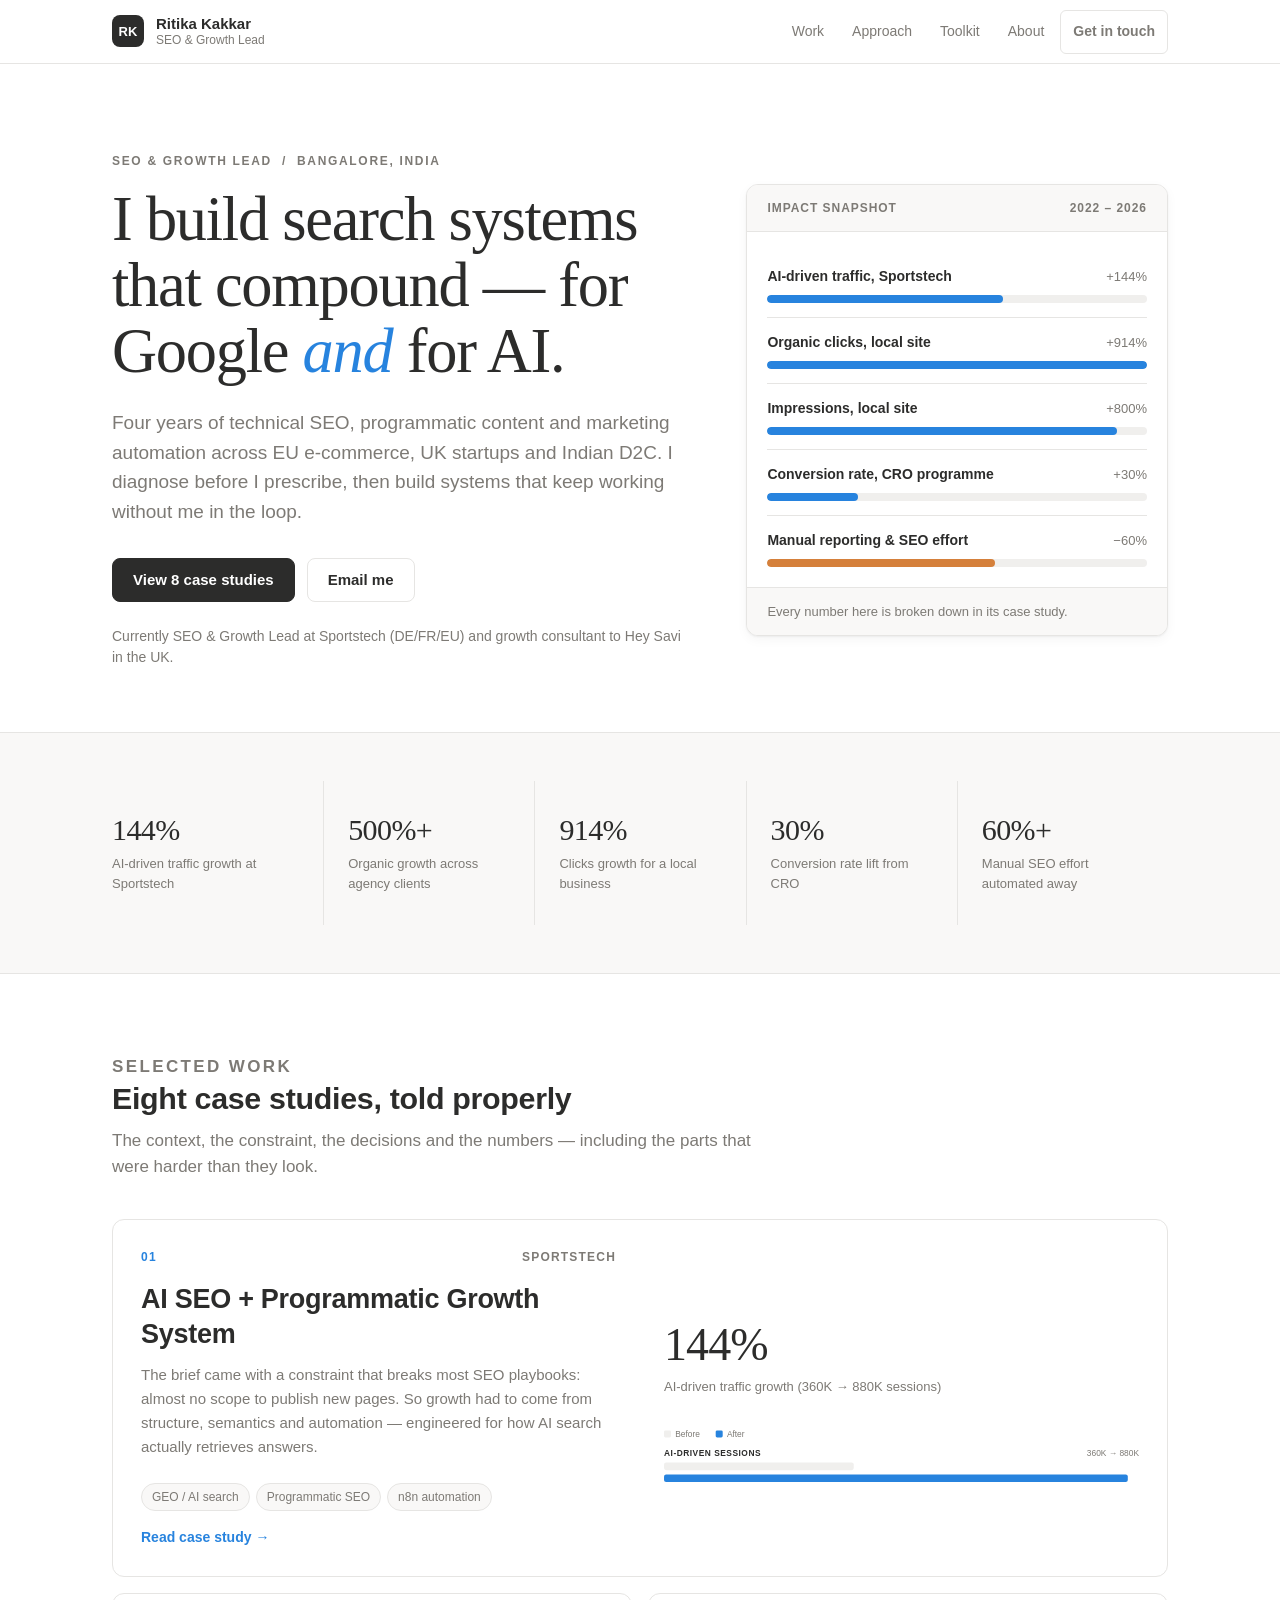
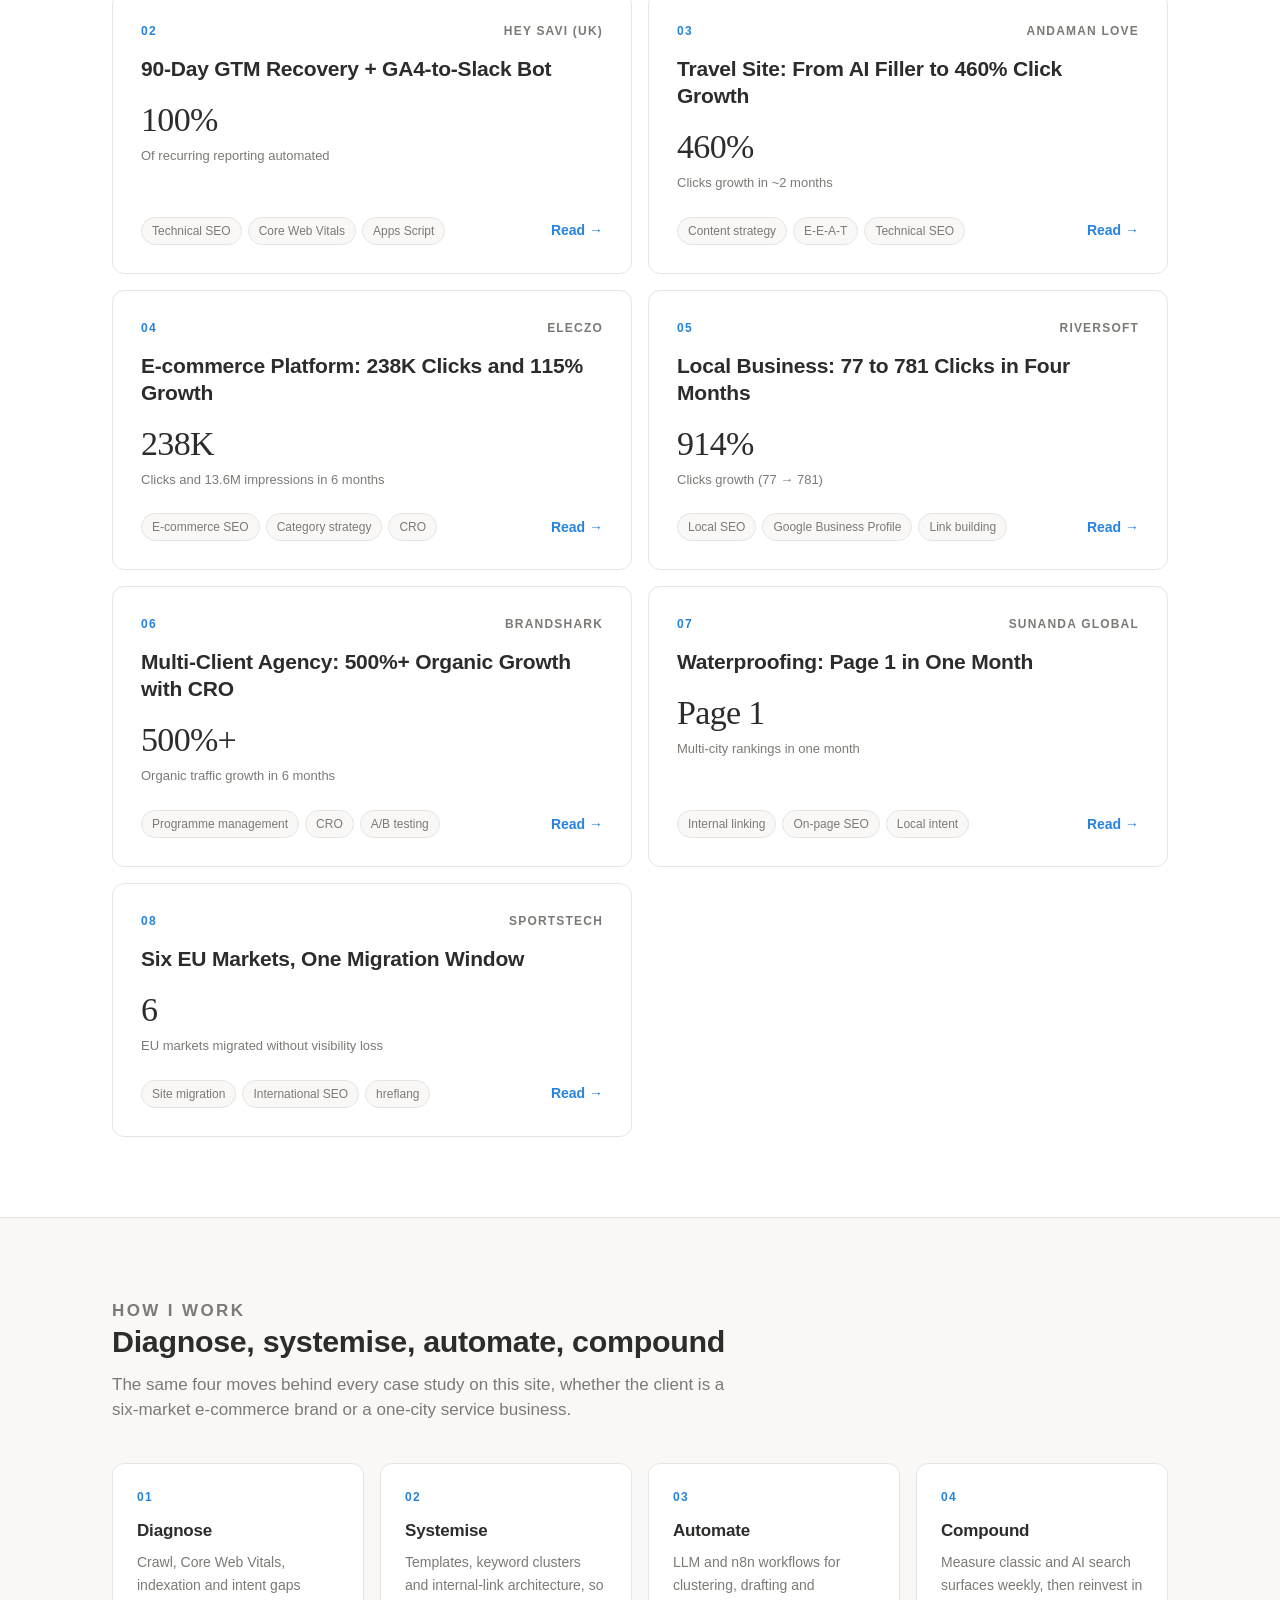
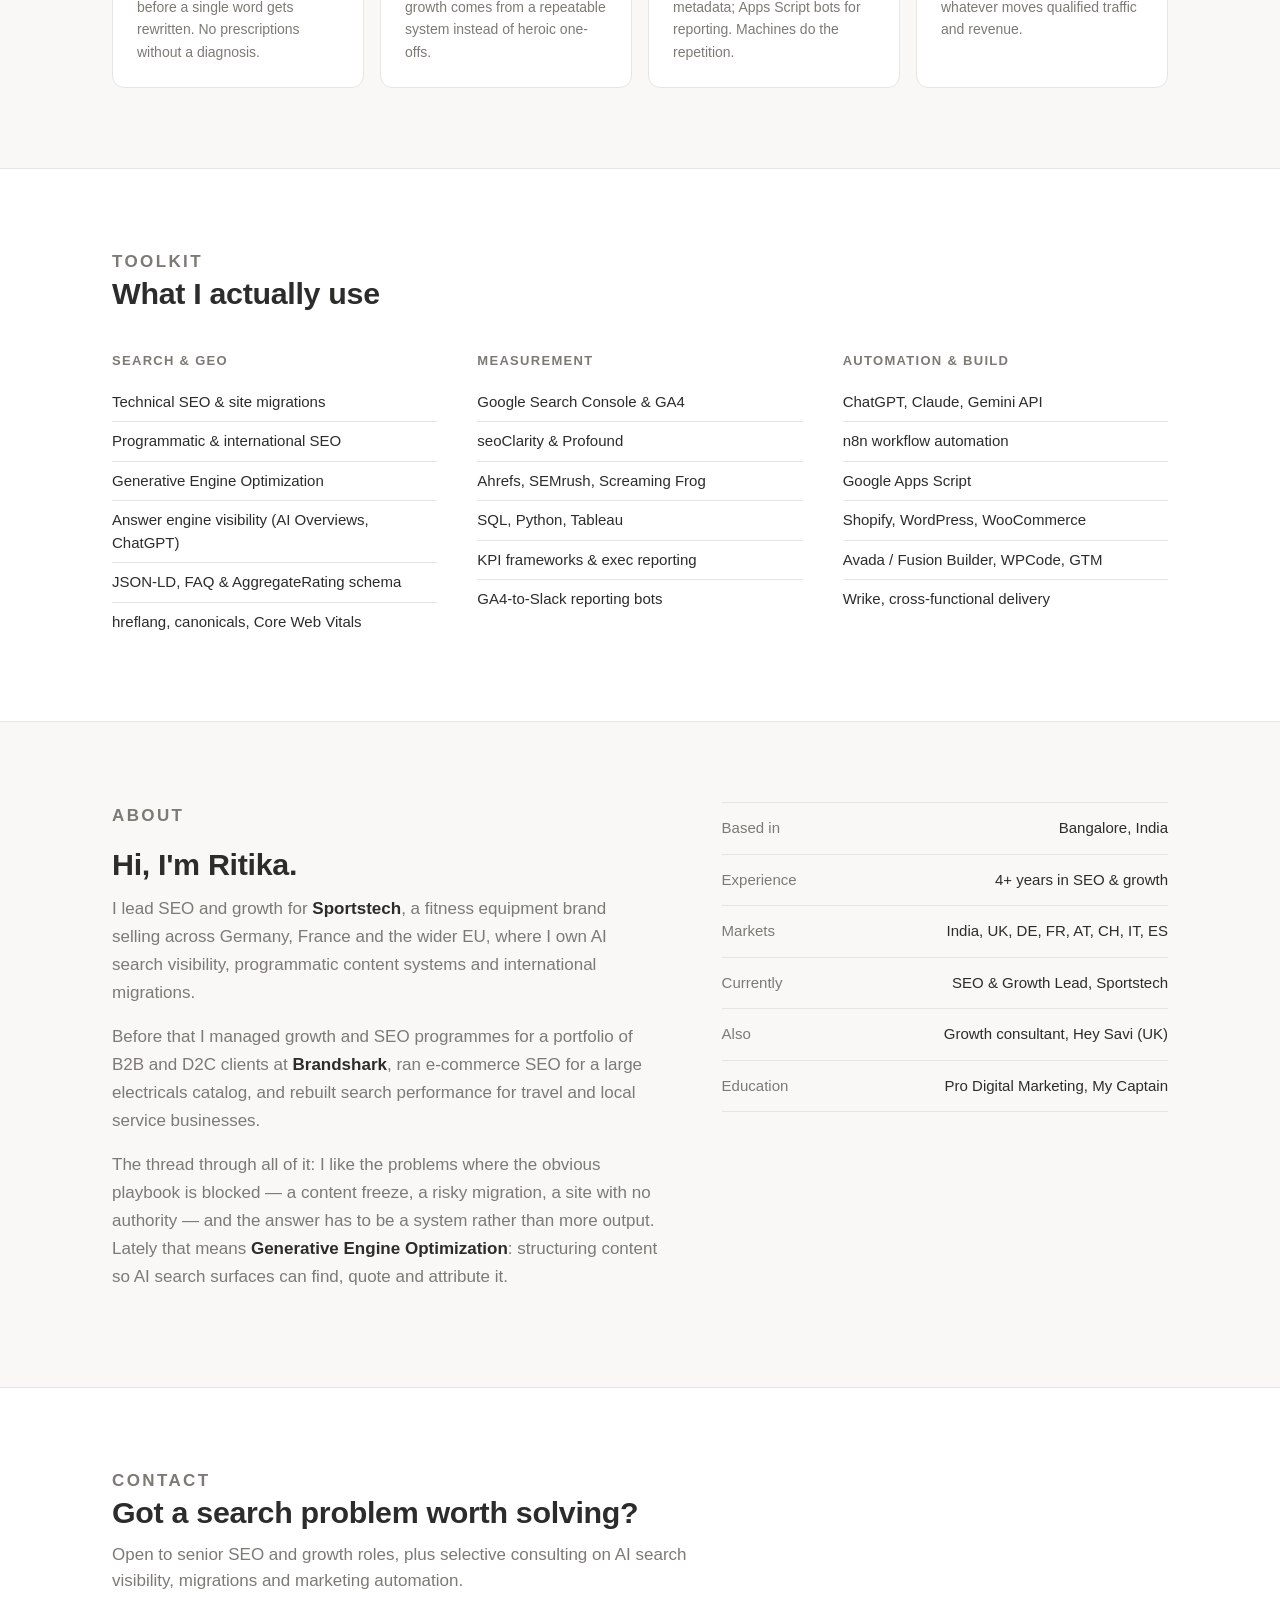
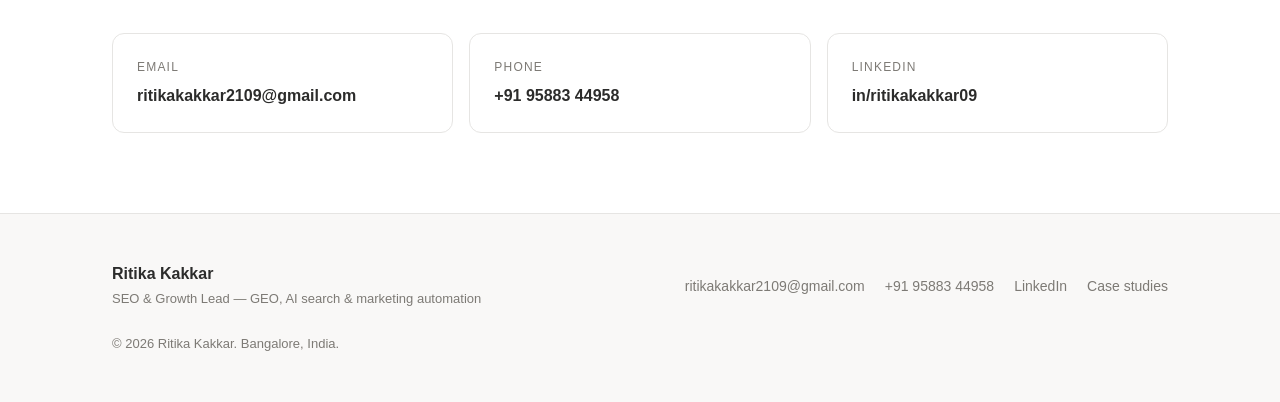
<file: index.html>
<!doctype html>
<html lang="en">
<head>
<meta charset="utf-8">
<meta name="viewport" content="width=device-width, initial-scale=1">
<title>Ritika Kakkar | SEO &amp; Growth Lead - AI search, programmatic SEO &amp; automation</title>
<meta name="description" content="Portfolio of Ritika Kakkar, SEO &amp; Growth Lead: eight in-depth case studies covering AI search visibility, programmatic SEO, international migrations, local SEO and marketing automation.">
<meta name="author" content="Ritika Kakkar">
<meta property="og:title" content="Ritika Kakkar | SEO &amp; Growth Lead - AI search, programmatic SEO &amp; automation">
<meta property="og:description" content="Portfolio of Ritika Kakkar, SEO &amp; Growth Lead: eight in-depth case studies covering AI search visibility, programmatic SEO, international migrations, local SEO and marketing automation.">
<meta property="og:type" content="website">
<meta name="twitter:card" content="summary_large_image">
<link rel="icon" href="data:image/svg+xml,%3Csvg xmlns='http://www.w3.org/2000/svg' viewBox='0 0 32 32'%3E%3Crect width='32' height='32' rx='8' fill='%232C2C2B'/%3E%3Ctext x='16' y='21' font-family='Georgia,serif' font-size='13' fill='%23ffffff' text-anchor='middle'%3ERK%3C/text%3E%3C/svg%3E">
<link rel="stylesheet" href="assets/style.css">
<script type="application/ld+json">
{
  "@context": "https://schema.org",
  "@type": "Person",
  "name": "Ritika Kakkar",
  "jobTitle": "SEO & Growth Lead",
  "email": "mailto:ritikakakkar2109@gmail.com",
  "telephone": "+91-9588344958",
  "address": {
    "@type": "PostalAddress",
    "addressLocality": "Bangalore",
    "addressCountry": "IN"
  },
  "sameAs": [
    "https://www.linkedin.com/in/ritikakakkar09/"
  ],
  "knowsAbout": [
    "Generative Engine Optimization",
    "Technical SEO",
    "Programmatic SEO",
    "International SEO",
    "Marketing automation",
    "Conversion rate optimization"
  ]
}
</script>
</head>
<body>
<header class="site-header">
  <div class="wrap">
    <a class="brand" href="index.html">
      <span class="mark" aria-hidden="true">RK</span>
      <span class="brand-name">Ritika Kakkar<small>SEO &amp; Growth Lead</small></span>
    </a>
    <button class="nav-toggle" type="button" aria-expanded="false" aria-controls="site-nav" aria-label="Toggle navigation">
      <svg width="18" height="14" viewBox="0 0 18 14" aria-hidden="true"><path d="M0 1h18M0 7h18M0 13h18" stroke="currentColor" stroke-width="1.6"/></svg>
    </button>
    <nav class="nav" id="site-nav" aria-label="Primary">
      <a href="index.html#work">Work</a>
      <a href="index.html#approach">Approach</a>
      <a href="index.html#toolkit">Toolkit</a>
      <a href="index.html#about">About</a>
      <a class="btn btn-sm" href="mailto:ritikakakkar2109@gmail.com">Get in touch</a>
    </nav>
  </div>
</header>
<main>
  <section class="hero">
    <div class="wrap hero-grid">
      <div>
        <p class="eyebrow">SEO &amp; Growth Lead &nbsp;/&nbsp; Bangalore, India</p>
        <h1 class="display">I build search systems that compound &mdash; for Google <em>and</em> for AI.</h1>
        <p class="lede">Four years of technical SEO, programmatic content and marketing automation across EU e-commerce, UK startups and Indian D2C. I diagnose before I prescribe, then build systems that keep working without me in the loop.</p>
        <div class="hero-actions">
          <a class="btn btn-primary" href="#work">View 8 case studies</a>
          <a class="btn" href="mailto:ritikakakkar2109@gmail.com">Email me</a>
        </div>
        <p class="hero-note">Currently SEO &amp; Growth Lead at Sportstech (DE/FR/EU) and growth consultant to Hey Savi in the UK.</p>
      </div>
      <div class="panel">
        <div class="panel-head"><span>Impact snapshot</span><span>2022 &ndash; 2026</span></div>
        <div class="panel-body"><div class="bar-row"><div class="bar-top"><b>AI-driven traffic, Sportstech</b><span>+144%</span></div><div class="bar-track"><div class="bar-fill" style="width:62%"></div></div></div><div class="bar-row"><div class="bar-top"><b>Organic clicks, local site</b><span>+914%</span></div><div class="bar-track"><div class="bar-fill" style="width:100%"></div></div></div><div class="bar-row"><div class="bar-top"><b>Impressions, local site</b><span>+800%</span></div><div class="bar-track"><div class="bar-fill" style="width:92%"></div></div></div><div class="bar-row"><div class="bar-top"><b>Conversion rate, CRO programme</b><span>+30%</span></div><div class="bar-track"><div class="bar-fill" style="width:24%"></div></div></div><div class="bar-row"><div class="bar-top"><b>Manual reporting &amp; SEO effort</b><span>&minus;60%</span></div><div class="bar-track"><div class="bar-fill warn" style="width:60%"></div></div></div></div>
        <div class="panel-foot">Every number here is broken down in its case study.</div>
      </div>
    </div>
  </section>

  <section class="band section-sm">
    <div class="wrap">
      <div class="stat-strip"><div class="stat"><b>144%</b><span>AI-driven traffic growth at Sportstech</span></div><div class="stat"><b>500%+</b><span>Organic growth across agency clients</span></div><div class="stat"><b>914%</b><span>Clicks growth for a local business</span></div><div class="stat"><b>30%</b><span>Conversion rate lift from CRO</span></div><div class="stat"><b>60%+</b><span>Manual SEO effort automated away</span></div></div>
    </div>
  </section>

  <section class="section" id="work">
    <div class="wrap">
      <div class="section-head">
        <p class="eyebrow">Selected work</p>
        <h2 class="section-title">Eight case studies, told properly</h2>
        <p>The context, the constraint, the decisions and the numbers &mdash; including the parts that were harder than they look.</p>
      </div>
      <div class="cases"><a class="case-card featured reveal" href="case-01-ai-seo-programmatic-growth-system.html">
  <div class="featured-grid">
    <div>
      <div class="row"><span class="case-num">01</span><span class="case-brand">Sportstech</span></div>
      <h3>AI SEO + Programmatic Growth System</h3>
      <p>The brief came with a constraint that breaks most SEO playbooks: almost no scope to publish new pages. So growth had to come from structure, semantics and automation &mdash; engineered for how AI search actually retrieves answers.</p>
      <div class="case-foot">
        <div class="tags"><span class="tag">GEO / AI search</span><span class="tag">Programmatic SEO</span><span class="tag">n8n automation</span></div>
        <span class="arrow">Read case study &#8594;</span>
      </div>
    </div>
    <div>
      <div class="case-metric">144%<small>AI-driven traffic growth (360K &rarr; 880K sessions)</small></div>
      <div class="mt-32"><svg viewBox="0 0 680 94" role="img" aria-label="AI-driven sessions grew from 360 thousand to 880 thousand" font-family="inherit"><title>AI-driven sessions grew from 360 thousand to 880 thousand</title><rect x="0" y="2" width="10" height="10" rx="2" fill="var(--surface-2)"></rect><text x="16" y="11" font-size="12" fill="var(--text-2)">Before</text><rect x="74" y="2" width="10" height="10" rx="2" fill="var(--blue)"></rect><text x="90" y="11" font-size="12" fill="var(--text-2)">After</text><text x="0" y="38" font-size="12" font-weight="600" letter-spacing="0.06em" fill="var(--text)">AI-DRIVEN SESSIONS</text><text x="680" y="38" font-size="12" text-anchor="end" fill="var(--text-2)">360K &#8594; 880K</text><rect x="0" y="48" width="271.6" height="11" rx="3" fill="var(--surface-2)"></rect><rect x="0" y="65" width="664.0" height="11" rx="3" fill="var(--blue)"></rect></svg></div>
    </div>
  </div>
</a><a class="case-card reveal" href="case-02-90-day-gtm-recovery-ga4-slack-bot.html">
  <div class="row"><span class="case-num">02</span><span class="case-brand">Hey Savi (UK)</span></div>
  <h3>90-Day GTM Recovery + GA4-to-Slack Bot</h3>
  <div class="case-metric">100%<small>Of recurring reporting automated</small></div>
  <div class="case-foot">
    <div class="tags"><span class="tag">Technical SEO</span><span class="tag">Core Web Vitals</span><span class="tag">Apps Script</span></div>
    <span class="arrow">Read &#8594;</span>
  </div>
</a><a class="case-card reveal" href="case-03-andaman-love-travel-site.html">
  <div class="row"><span class="case-num">03</span><span class="case-brand">Andaman Love</span></div>
  <h3>Travel Site: From AI Filler to 460% Click Growth</h3>
  <div class="case-metric">460%<small>Clicks growth in ~2 months</small></div>
  <div class="case-foot">
    <div class="tags"><span class="tag">Content strategy</span><span class="tag">E-E-A-T</span><span class="tag">Technical SEO</span></div>
    <span class="arrow">Read &#8594;</span>
  </div>
</a><a class="case-card reveal" href="case-04-eleczo-ecommerce-platform.html">
  <div class="row"><span class="case-num">04</span><span class="case-brand">Eleczo</span></div>
  <h3>E-commerce Platform: 238K Clicks and 115% Growth</h3>
  <div class="case-metric">238K<small>Clicks and 13.6M impressions in 6 months</small></div>
  <div class="case-foot">
    <div class="tags"><span class="tag">E-commerce SEO</span><span class="tag">Category strategy</span><span class="tag">CRO</span></div>
    <span class="arrow">Read &#8594;</span>
  </div>
</a><a class="case-card reveal" href="case-05-riversoft-local-business.html">
  <div class="row"><span class="case-num">05</span><span class="case-brand">Riversoft</span></div>
  <h3>Local Business: 77 to 781 Clicks in Four Months</h3>
  <div class="case-metric">914%<small>Clicks growth (77 &rarr; 781)</small></div>
  <div class="case-foot">
    <div class="tags"><span class="tag">Local SEO</span><span class="tag">Google Business Profile</span><span class="tag">Link building</span></div>
    <span class="arrow">Read &#8594;</span>
  </div>
</a><a class="case-card reveal" href="case-06-brandshark-multi-client-agency.html">
  <div class="row"><span class="case-num">06</span><span class="case-brand">Brandshark</span></div>
  <h3>Multi-Client Agency: 500%+ Organic Growth with CRO</h3>
  <div class="case-metric">500%+<small>Organic traffic growth in 6 months</small></div>
  <div class="case-foot">
    <div class="tags"><span class="tag">Programme management</span><span class="tag">CRO</span><span class="tag">A/B testing</span></div>
    <span class="arrow">Read &#8594;</span>
  </div>
</a><a class="case-card reveal" href="case-07-sunanda-global-waterproofing.html">
  <div class="row"><span class="case-num">07</span><span class="case-brand">Sunanda Global</span></div>
  <h3>Waterproofing: Page 1 in One Month</h3>
  <div class="case-metric">Page 1<small>Multi-city rankings in one month</small></div>
  <div class="case-foot">
    <div class="tags"><span class="tag">Internal linking</span><span class="tag">On-page SEO</span><span class="tag">Local intent</span></div>
    <span class="arrow">Read &#8594;</span>
  </div>
</a><a class="case-card reveal" href="case-08-sportstech-eu-market-migration.html">
  <div class="row"><span class="case-num">08</span><span class="case-brand">Sportstech</span></div>
  <h3>Six EU Markets, One Migration Window</h3>
  <div class="case-metric">6<small>EU markets migrated without visibility loss</small></div>
  <div class="case-foot">
    <div class="tags"><span class="tag">Site migration</span><span class="tag">International SEO</span><span class="tag">hreflang</span></div>
    <span class="arrow">Read &#8594;</span>
  </div>
</a></div>
    </div>
  </section>

  <section class="band section" id="approach">
    <div class="wrap">
      <div class="section-head">
        <p class="eyebrow">How I work</p>
        <h2 class="section-title">Diagnose, systemise, automate, compound</h2>
        <p>The same four moves behind every case study on this site, whether the client is a six-market e-commerce brand or a one-city service business.</p>
      </div>
      <div class="steps"><div class="step reveal"><b>01</b><h3>Diagnose</h3><p>Crawl, Core Web Vitals, indexation and intent gaps before a single word gets rewritten. No prescriptions without a diagnosis.</p></div><div class="step reveal"><b>02</b><h3>Systemise</h3><p>Templates, keyword clusters and internal-link architecture, so growth comes from a repeatable system instead of heroic one-offs.</p></div><div class="step reveal"><b>03</b><h3>Automate</h3><p>LLM and n8n workflows for clustering, drafting and metadata; Apps Script bots for reporting. Machines do the repetition.</p></div><div class="step reveal"><b>04</b><h3>Compound</h3><p>Measure classic and AI search surfaces weekly, then reinvest in whatever moves qualified traffic and revenue.</p></div></div>
    </div>
  </section>

  <section class="section" id="toolkit">
    <div class="wrap">
      <div class="section-head">
        <p class="eyebrow">Toolkit</p>
        <h2 class="section-title">What I actually use</h2>
      </div>
      <div class="toolkit"><div><h3>Search &amp; GEO</h3><ul><li>Technical SEO &amp; site migrations</li><li>Programmatic &amp; international SEO</li><li>Generative Engine Optimization</li><li>Answer engine visibility (AI Overviews, ChatGPT)</li><li>JSON-LD, FAQ &amp; AggregateRating schema</li><li>hreflang, canonicals, Core Web Vitals</li></ul></div><div><h3>Measurement</h3><ul><li>Google Search Console &amp; GA4</li><li>seoClarity &amp; Profound</li><li>Ahrefs, SEMrush, Screaming Frog</li><li>SQL, Python, Tableau</li><li>KPI frameworks &amp; exec reporting</li><li>GA4-to-Slack reporting bots</li></ul></div><div><h3>Automation &amp; build</h3><ul><li>ChatGPT, Claude, Gemini API</li><li>n8n workflow automation</li><li>Google Apps Script</li><li>Shopify, WordPress, WooCommerce</li><li>Avada / Fusion Builder, WPCode, GTM</li><li>Wrike, cross-functional delivery</li></ul></div></div>
    </div>
  </section>

  <section class="band section" id="about">
    <div class="wrap about-grid">
      <div>
        <p class="eyebrow">About</p>
        <h2 class="section-title">Hi, I'm Ritika.</h2>
        <p>I lead SEO and growth for <strong>Sportstech</strong>, a fitness equipment brand selling across Germany, France and the wider EU, where I own AI search visibility, programmatic content systems and international migrations.</p>
        <p>Before that I managed growth and SEO programmes for a portfolio of B2B and D2C clients at <strong>Brandshark</strong>, ran e-commerce SEO for a large electricals catalog, and rebuilt search performance for travel and local service businesses.</p>
        <p>The thread through all of it: I like the problems where the obvious playbook is blocked &mdash; a content freeze, a risky migration, a site with no authority &mdash; and the answer has to be a system rather than more output. Lately that means <strong>Generative Engine Optimization</strong>: structuring content so AI search surfaces can find, quote and attribute it.</p>
      </div>
      <div>
        <dl class="facts"><div><dt>Based in</dt><dd>Bangalore, India</dd></div><div><dt>Experience</dt><dd>4+ years in SEO &amp; growth</dd></div><div><dt>Markets</dt><dd>India, UK, DE, FR, AT, CH, IT, ES</dd></div><div><dt>Currently</dt><dd>SEO &amp; Growth Lead, Sportstech</dd></div><div><dt>Also</dt><dd>Growth consultant, Hey Savi (UK)</dd></div><div><dt>Education</dt><dd>Pro Digital Marketing, My Captain</dd></div></dl>
      </div>
    </div>
  </section>

  <section class="section" id="contact">
    <div class="wrap">
      <div class="section-head">
        <p class="eyebrow">Contact</p>
        <h2 class="section-title">Got a search problem worth solving?</h2>
        <p>Open to senior SEO and growth roles, plus selective consulting on AI search visibility, migrations and marketing automation.</p>
      </div>
      <div class="contact-grid">
        <a class="contact-card" href="mailto:ritikakakkar2109@gmail.com"><span>Email</span><b>ritikakakkar2109@gmail.com</b></a>
        <a class="contact-card" href="tel:+919588344958"><span>Phone</span><b>+91 95883 44958</b></a>
        <a class="contact-card" href="https://www.linkedin.com/in/ritikakakkar09/" target="_blank" rel="noopener"><span>LinkedIn</span><b>in/ritikakakkar09</b></a>
      </div>
    </div>
  </section>
</main>
<footer class="site-footer">
  <div class="wrap footer-grid">
    <div>
      <b>Ritika Kakkar</b>
      <div><small>SEO &amp; Growth Lead &mdash; GEO, AI search &amp; marketing automation</small></div>
    </div>
    <div class="footer-links">
      <a href="mailto:ritikakakkar2109@gmail.com">ritikakakkar2109@gmail.com</a>
      <a href="tel:+919588344958">+91 95883 44958</a>
      <a href="https://www.linkedin.com/in/ritikakakkar09/" target="_blank" rel="noopener">LinkedIn</a>
      <a href="index.html#work">Case studies</a>
    </div>
    <small>&copy; <span data-year="">2026</span> Ritika Kakkar. Bangalore, India.</small>
  </div>
</footer>
<script src="assets/main.js"></script>
</body>
</html>
</file>
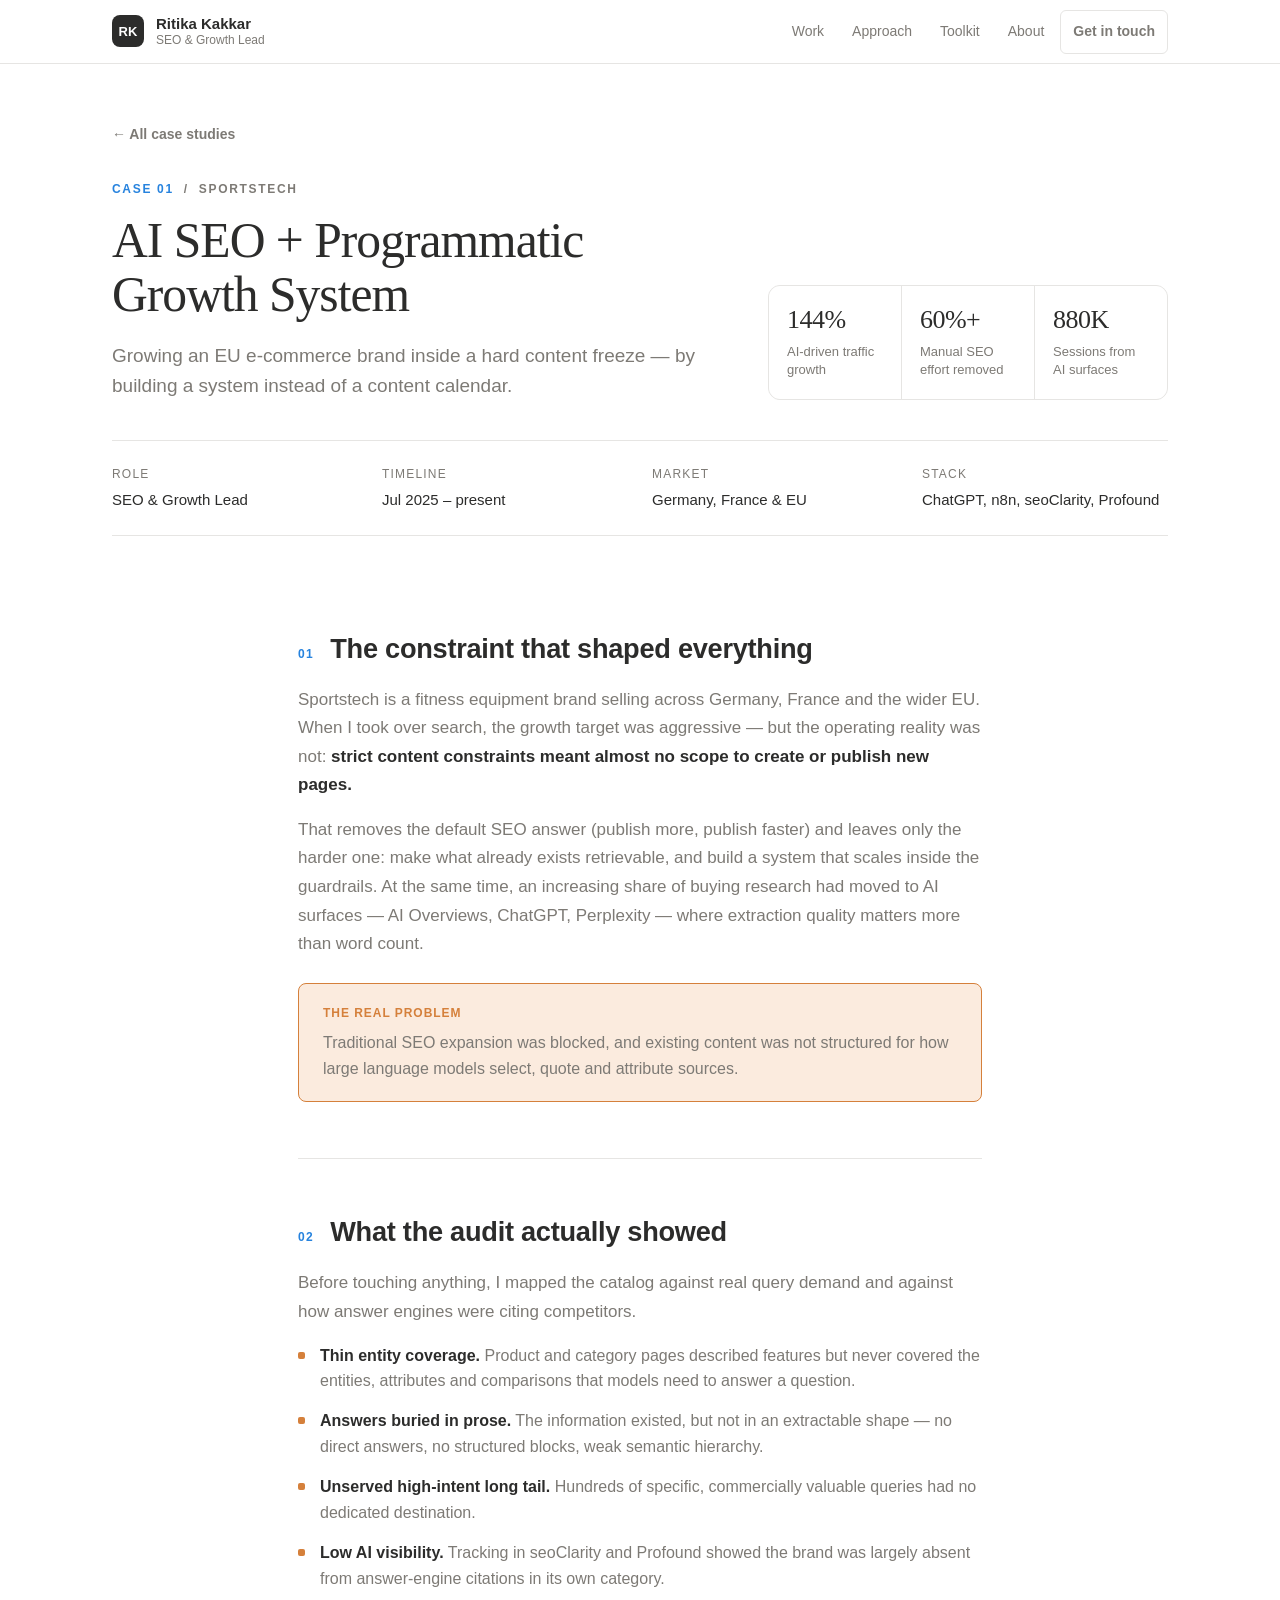
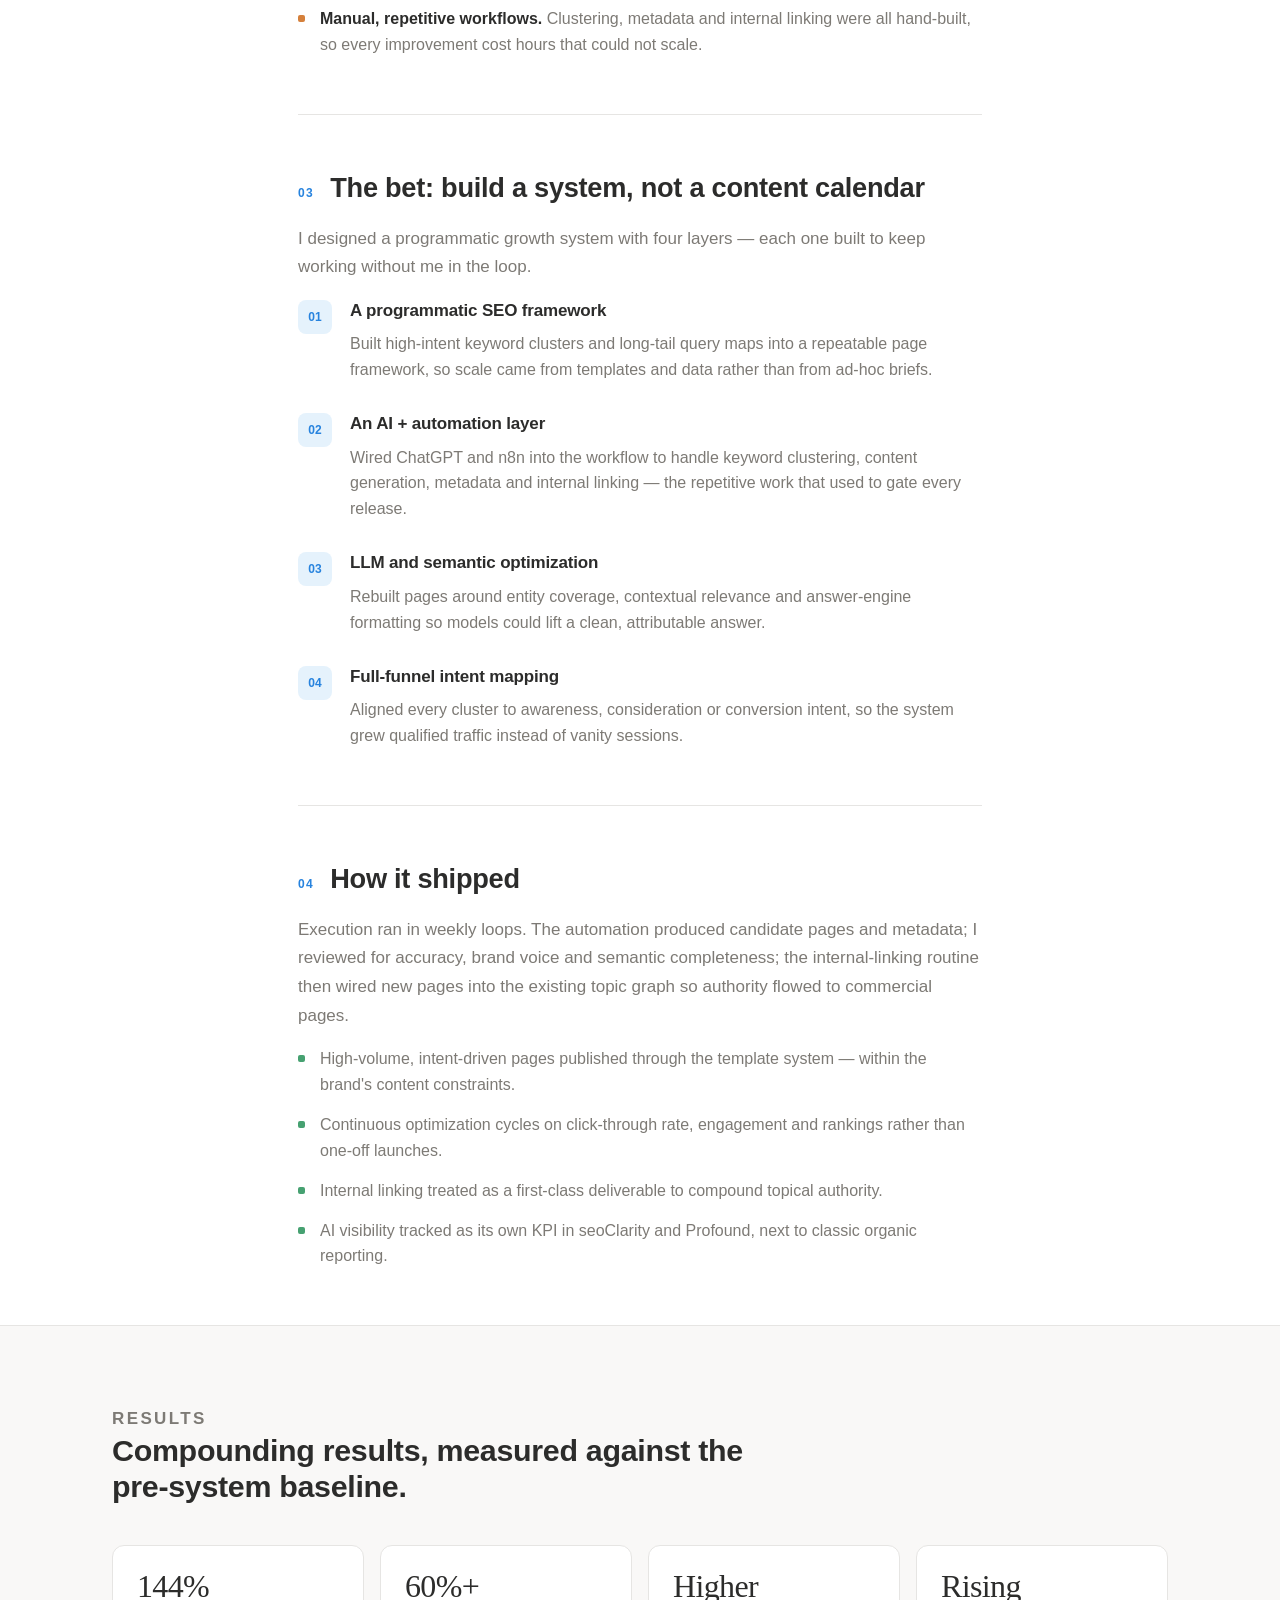
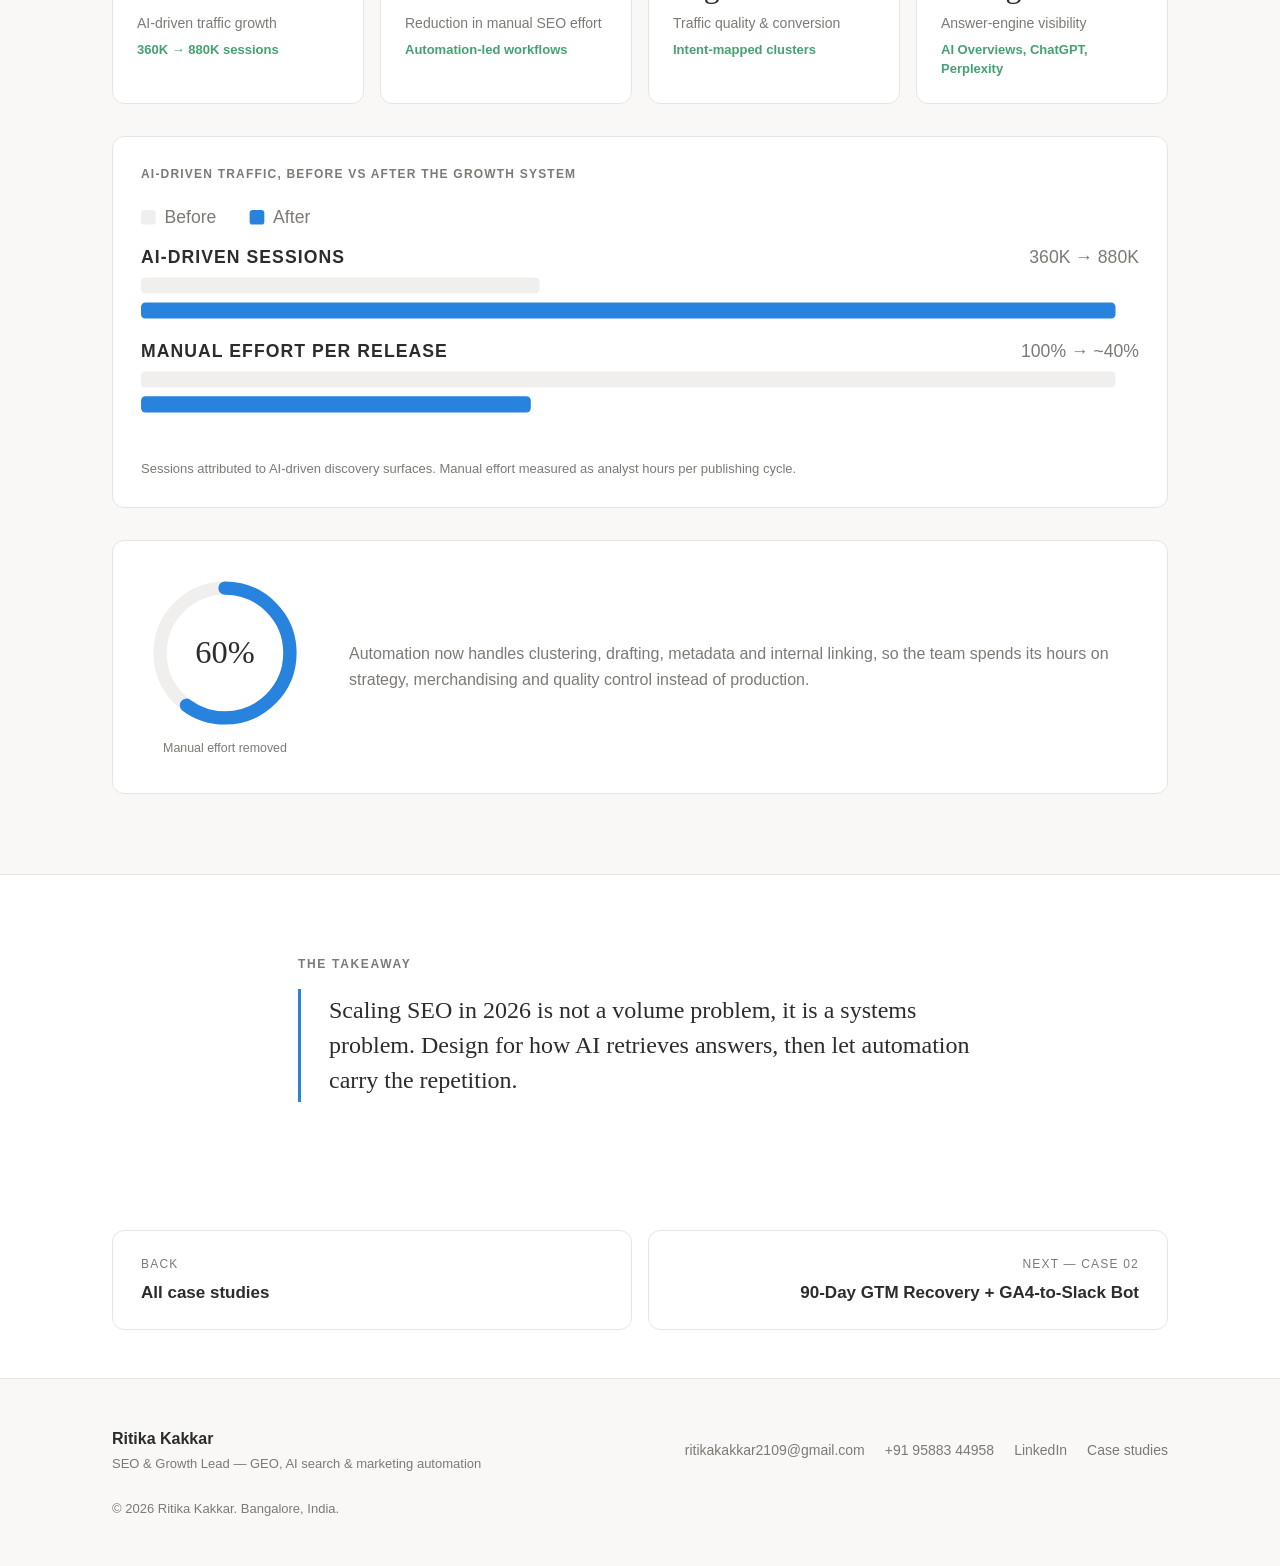
<file: case-01-ai-seo-programmatic-growth-system.html>
<!doctype html>
<html lang="en">
<head>
<meta charset="utf-8">
<meta name="viewport" content="width=device-width, initial-scale=1">
<title>AI SEO + Programmatic Growth System | Ritika Kakkar</title>
<meta name="description" content="Growing an EU e-commerce brand inside a hard content freeze — by building a system instead of a content calendar.">
<meta name="author" content="Ritika Kakkar">
<meta property="og:title" content="AI SEO + Programmatic Growth System | Ritika Kakkar">
<meta property="og:description" content="Growing an EU e-commerce brand inside a hard content freeze — by building a system instead of a content calendar.">
<meta property="og:type" content="website">
<meta name="twitter:card" content="summary_large_image">
<link rel="icon" href="data:image/svg+xml,%3Csvg xmlns='http://www.w3.org/2000/svg' viewBox='0 0 32 32'%3E%3Crect width='32' height='32' rx='8' fill='%232C2C2B'/%3E%3Ctext x='16' y='21' font-family='Georgia,serif' font-size='13' fill='%23ffffff' text-anchor='middle'%3ERK%3C/text%3E%3C/svg%3E">
<link rel="stylesheet" href="assets/style.css">
<script type="application/ld+json">
{
  "@context": "https://schema.org",
  "@type": "Article",
  "headline": "AI SEO + Programmatic Growth System - Sportstech",
  "description": "Growing an EU e-commerce brand inside a hard content freeze — by building a system instead of a content calendar.",
  "author": {
    "@type": "Person",
    "name": "Ritika Kakkar"
  },
  "about": "Sportstech",
  "keywords": [
    "GEO / AI search",
    "Programmatic SEO",
    "n8n automation",
    "Shopify"
  ]
}
</script>
</head>
<body>
<header class="site-header">
  <div class="wrap">
    <a class="brand" href="index.html">
      <span class="mark" aria-hidden="true">RK</span>
      <span class="brand-name">Ritika Kakkar<small>SEO &amp; Growth Lead</small></span>
    </a>
    <button class="nav-toggle" type="button" aria-expanded="false" aria-controls="site-nav" aria-label="Toggle navigation">
      <svg width="18" height="14" viewBox="0 0 18 14" aria-hidden="true"><path d="M0 1h18M0 7h18M0 13h18" stroke="currentColor" stroke-width="1.6"/></svg>
    </button>
    <nav class="nav" id="site-nav" aria-label="Primary">
      <a href="index.html#work">Work</a>
      <a href="index.html#approach">Approach</a>
      <a href="index.html#toolkit">Toolkit</a>
      <a href="index.html#about">About</a>
      <a class="btn btn-sm" href="mailto:ritikakakkar2109@gmail.com">Get in touch</a>
    </nav>
  </div>
</header>
<main>
  <section class="case-hero">
    <div class="wrap">
      <a class="back-link" href="index.html#work">&#8592; All case studies</a>
      <div class="case-hero-grid mt-24">
        <div>
          <p class="eyebrow"><span class="num">Case 01</span> &nbsp;/&nbsp; Sportstech</p>
          <h1 class="case-title">AI SEO + Programmatic Growth System</h1>
          <p class="case-kicker">Growing an EU e-commerce brand inside a hard content freeze &mdash; by building a system instead of a content calendar.</p>
        </div>
        <div class="headline-metrics"><div><b>144%</b><span>AI-driven traffic growth</span></div><div><b>60%+</b><span>Manual SEO effort removed</span></div><div><b>880K</b><span>Sessions from AI surfaces</span></div></div>
      </div>
      <dl class="meta-bar mt-40"><div><dt>Role</dt><dd>SEO &amp; Growth Lead</dd></div><div><dt>Timeline</dt><dd>Jul 2025 &ndash; present</dd></div><div><dt>Market</dt><dd>Germany, France &amp; EU</dd></div><div><dt>Stack</dt><dd>ChatGPT, n8n, seoClarity, Profound</dd></div></dl>
    </div>
  </section>

  <div class="wrap narrow"><section class="chapter reveal"><div class="chapter-head"><span class="n">01</span><h2>The constraint that shaped everything</h2></div><p>Sportstech is a fitness equipment brand selling across Germany, France and the wider EU. When I took over search, the growth target was aggressive &mdash; but the operating reality was not: <strong>strict content constraints meant almost no scope to create or publish new pages.</strong></p><p>That removes the default SEO answer (publish more, publish faster) and leaves only the harder one: make what already exists retrievable, and build a system that scales inside the guardrails. At the same time, an increasing share of buying research had moved to AI surfaces &mdash; AI Overviews, ChatGPT, Perplexity &mdash; where extraction quality matters more than word count.</p><div class="callout warn"><b>The real problem</b><p>Traditional SEO expansion was blocked, and existing content was not structured for how large language models select, quote and attribute sources.</p></div></section><section class="chapter reveal"><div class="chapter-head"><span class="n">02</span><h2>What the audit actually showed</h2></div><p>Before touching anything, I mapped the catalog against real query demand and against how answer engines were citing competitors.</p><ul class="list risks"><li><strong>Thin entity coverage.</strong> Product and category pages described features but never covered the entities, attributes and comparisons that models need to answer a question.</li><li><strong>Answers buried in prose.</strong> The information existed, but not in an extractable shape &mdash; no direct answers, no structured blocks, weak semantic hierarchy.</li><li><strong>Unserved high-intent long tail.</strong> Hundreds of specific, commercially valuable queries had no dedicated destination.</li><li><strong>Low AI visibility.</strong> Tracking in seoClarity and Profound showed the brand was largely absent from answer-engine citations in its own category.</li><li><strong>Manual, repetitive workflows.</strong> Clustering, metadata and internal linking were all hand-built, so every improvement cost hours that could not scale.</li></ul></section><section class="chapter reveal"><div class="chapter-head"><span class="n">03</span><h2>The bet: build a system, not a content calendar</h2></div><p>I designed a programmatic growth system with four layers &mdash; each one built to keep working without me in the loop.</p><ol class="steps-num"><li><h3>A programmatic SEO framework</h3><p>Built high-intent keyword clusters and long-tail query maps into a repeatable page framework, so scale came from templates and data rather than from ad-hoc briefs.</p></li><li><h3>An AI + automation layer</h3><p>Wired ChatGPT and n8n into the workflow to handle keyword clustering, content generation, metadata and internal linking &mdash; the repetitive work that used to gate every release.</p></li><li><h3>LLM and semantic optimization</h3><p>Rebuilt pages around entity coverage, contextual relevance and answer-engine formatting so models could lift a clean, attributable answer.</p></li><li><h3>Full-funnel intent mapping</h3><p>Aligned every cluster to awareness, consideration or conversion intent, so the system grew qualified traffic instead of vanity sessions.</p></li></ol></section><section class="chapter reveal"><div class="chapter-head"><span class="n">04</span><h2>How it shipped</h2></div><p>Execution ran in weekly loops. The automation produced candidate pages and metadata; I reviewed for accuracy, brand voice and semantic completeness; the internal-linking routine then wired new pages into the existing topic graph so authority flowed to commercial pages.</p><ul class="list checks"><li>High-volume, intent-driven pages published through the template system &mdash; within the brand's content constraints.</li><li>Continuous optimization cycles on click-through rate, engagement and rankings rather than one-off launches.</li><li>Internal linking treated as a first-class deliverable to compound topical authority.</li><li>AI visibility tracked as its own KPI in seoClarity and Profound, next to classic organic reporting.</li></ul></section></div>

  <section class="band section">
    <div class="wrap">
      <div class="section-head">
        <p class="eyebrow">Results</p>
        <h2 class="section-title">Compounding results, measured against the pre-system baseline.</h2>
      </div>
      <div class="metric-grid"><div class="metric"><b>144%</b><span>AI-driven traffic growth</span><small>360K &rarr; 880K sessions</small></div><div class="metric"><b>60%+</b><span>Reduction in manual SEO effort</span><small>Automation-led workflows</small></div><div class="metric"><b>Higher</b><span>Traffic quality &amp; conversion</span><small>Intent-mapped clusters</small></div><div class="metric"><b>Rising</b><span>Answer-engine visibility</span><small>AI Overviews, ChatGPT, Perplexity</small></div></div>
      <figure class="figure"><div class="figure-title">AI-driven traffic, before vs after the growth system</div><svg viewBox="0 0 680 158" role="img" aria-label="AI-driven traffic, before vs after the growth system" font-family="inherit"><title>AI-driven traffic, before vs after the growth system</title><rect x="0" y="2" width="10" height="10" rx="2" fill="var(--surface-2)"></rect><text x="16" y="11" font-size="12" fill="var(--text-2)">Before</text><rect x="74" y="2" width="10" height="10" rx="2" fill="var(--blue)"></rect><text x="90" y="11" font-size="12" fill="var(--text-2)">After</text><text x="0" y="38" font-size="12" font-weight="600" letter-spacing="0.06em" fill="var(--text)">AI-DRIVEN SESSIONS</text><text x="680" y="38" font-size="12" text-anchor="end" fill="var(--text-2)">360K &#8594; 880K</text><rect x="0" y="48" width="271.6" height="11" rx="3" fill="var(--surface-2)"></rect><rect x="0" y="65" width="664.0" height="11" rx="3" fill="var(--blue)"></rect><text x="0" y="102" font-size="12" font-weight="600" letter-spacing="0.06em" fill="var(--text)">MANUAL EFFORT PER RELEASE</text><text x="680" y="102" font-size="12" text-anchor="end" fill="var(--text-2)">100% &#8594; ~40%</text><rect x="0" y="112" width="664.0" height="11" rx="3" fill="var(--surface-2)"></rect><rect x="0" y="129" width="265.6" height="11" rx="3" fill="var(--blue)"></rect></svg><figcaption>Sessions attributed to AI-driven discovery surfaces. Manual effort measured as analyst hours per publishing cycle.</figcaption></figure><figure class="figure"><div class="rings"><svg class="svg-ring" viewBox="0 0 176 206" role="img" aria-label="60% Manual effort removed" font-family="inherit">
<title>60% Manual effort removed</title>
<circle cx="88" cy="88" r="68" fill="none" stroke="var(--surface-2)" stroke-width="14"></circle>
<circle cx="88" cy="88" r="68" fill="none" stroke="var(--blue)" stroke-width="14" stroke-linecap="round" stroke-dasharray="256.4 427.3" transform="rotate(-90 88 88)"></circle>
<text x="88" y="99" text-anchor="middle" font-family="Georgia, serif" font-size="34" fill="var(--text)">60%</text>
<text x="88" y="192" text-anchor="middle" font-size="13" fill="var(--text-2)">Manual effort removed</text>
</svg><div class="ring-copy"><p>Automation now handles clustering, drafting, metadata and internal linking, so the team spends its hours on strategy, merchandising and quality control instead of production.</p></div></div></figure>
    </div>
  </section>

  <section class="section">
    <div class="wrap narrow">
      <p class="eyebrow">The takeaway</p>
      <blockquote class="quote"><p>Scaling SEO in 2026 is not a volume problem, it is a systems problem. Design for how AI retrieves answers, then let automation carry the repetition.</p></blockquote>
    </div>
  </section>

  <section class="section-sm">
    <div class="wrap">
      <div class="case-nav"><a href="index.html#work"><span>Back</span><b>All case studies</b></a><a class="next" href="case-02-90-day-gtm-recovery-ga4-slack-bot.html"><span>Next &mdash; case 02</span><b>90-Day GTM Recovery + GA4-to-Slack Bot</b></a></div>
    </div>
  </section>
</main>
<footer class="site-footer">
  <div class="wrap footer-grid">
    <div>
      <b>Ritika Kakkar</b>
      <div><small>SEO &amp; Growth Lead &mdash; GEO, AI search &amp; marketing automation</small></div>
    </div>
    <div class="footer-links">
      <a href="mailto:ritikakakkar2109@gmail.com">ritikakakkar2109@gmail.com</a>
      <a href="tel:+919588344958">+91 95883 44958</a>
      <a href="https://www.linkedin.com/in/ritikakakkar09/" target="_blank" rel="noopener">LinkedIn</a>
      <a href="index.html#work">Case studies</a>
    </div>
    <small>&copy; <span data-year="">2026</span> Ritika Kakkar. Bangalore, India.</small>
  </div>
</footer>
<script src="assets/main.js"></script>
</body>
</html>
</file>
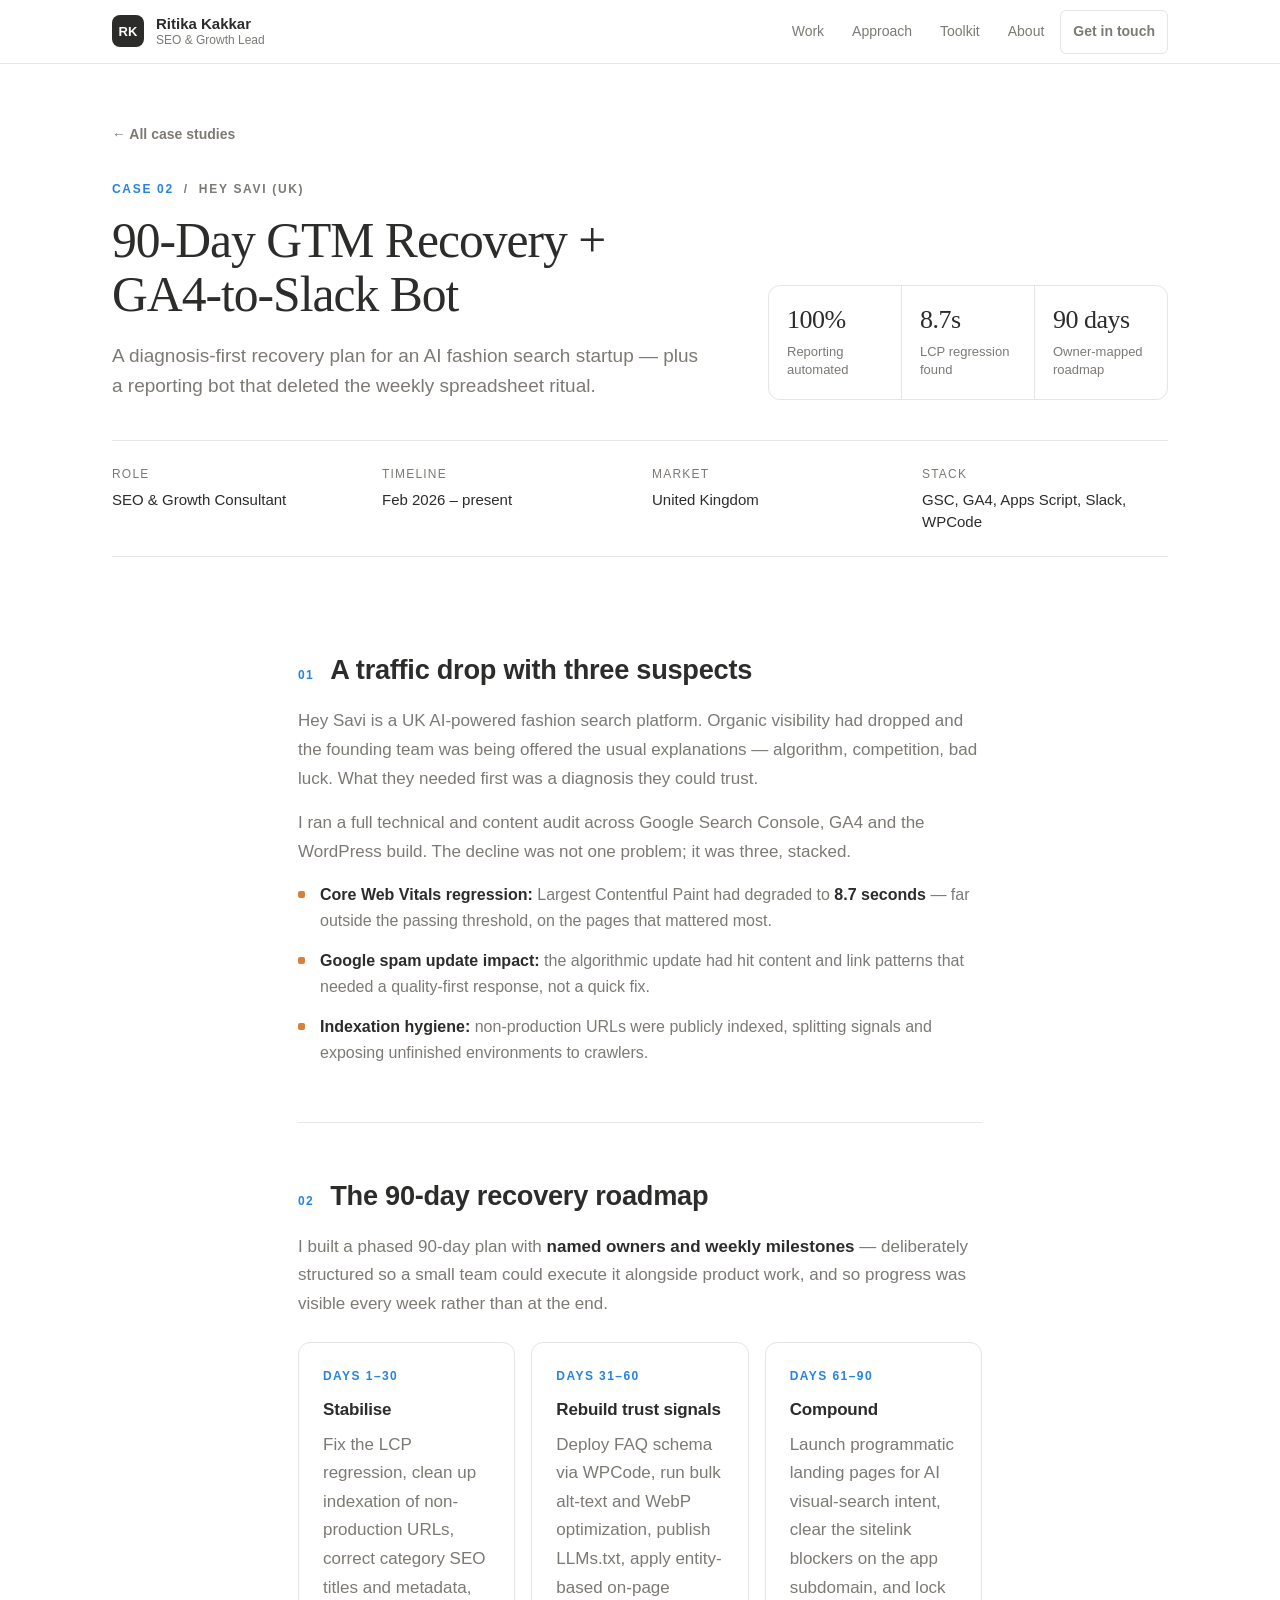
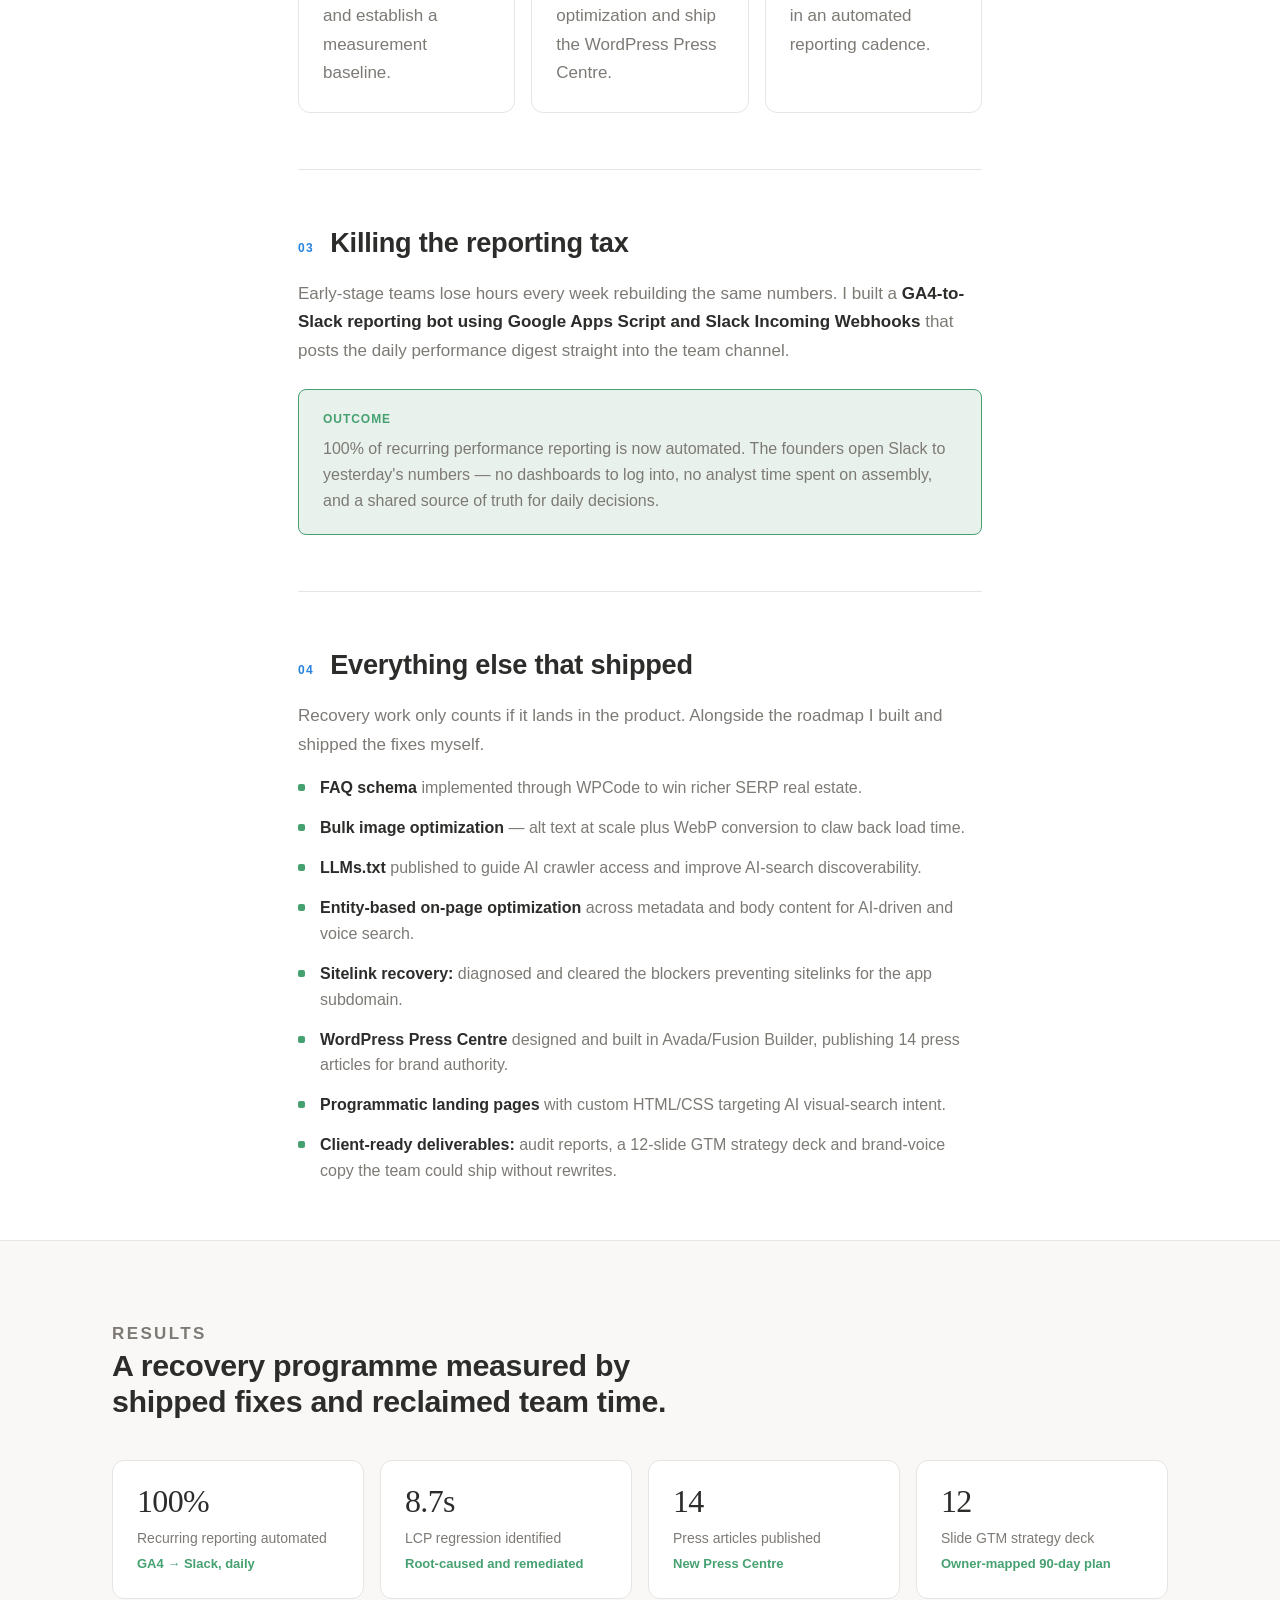
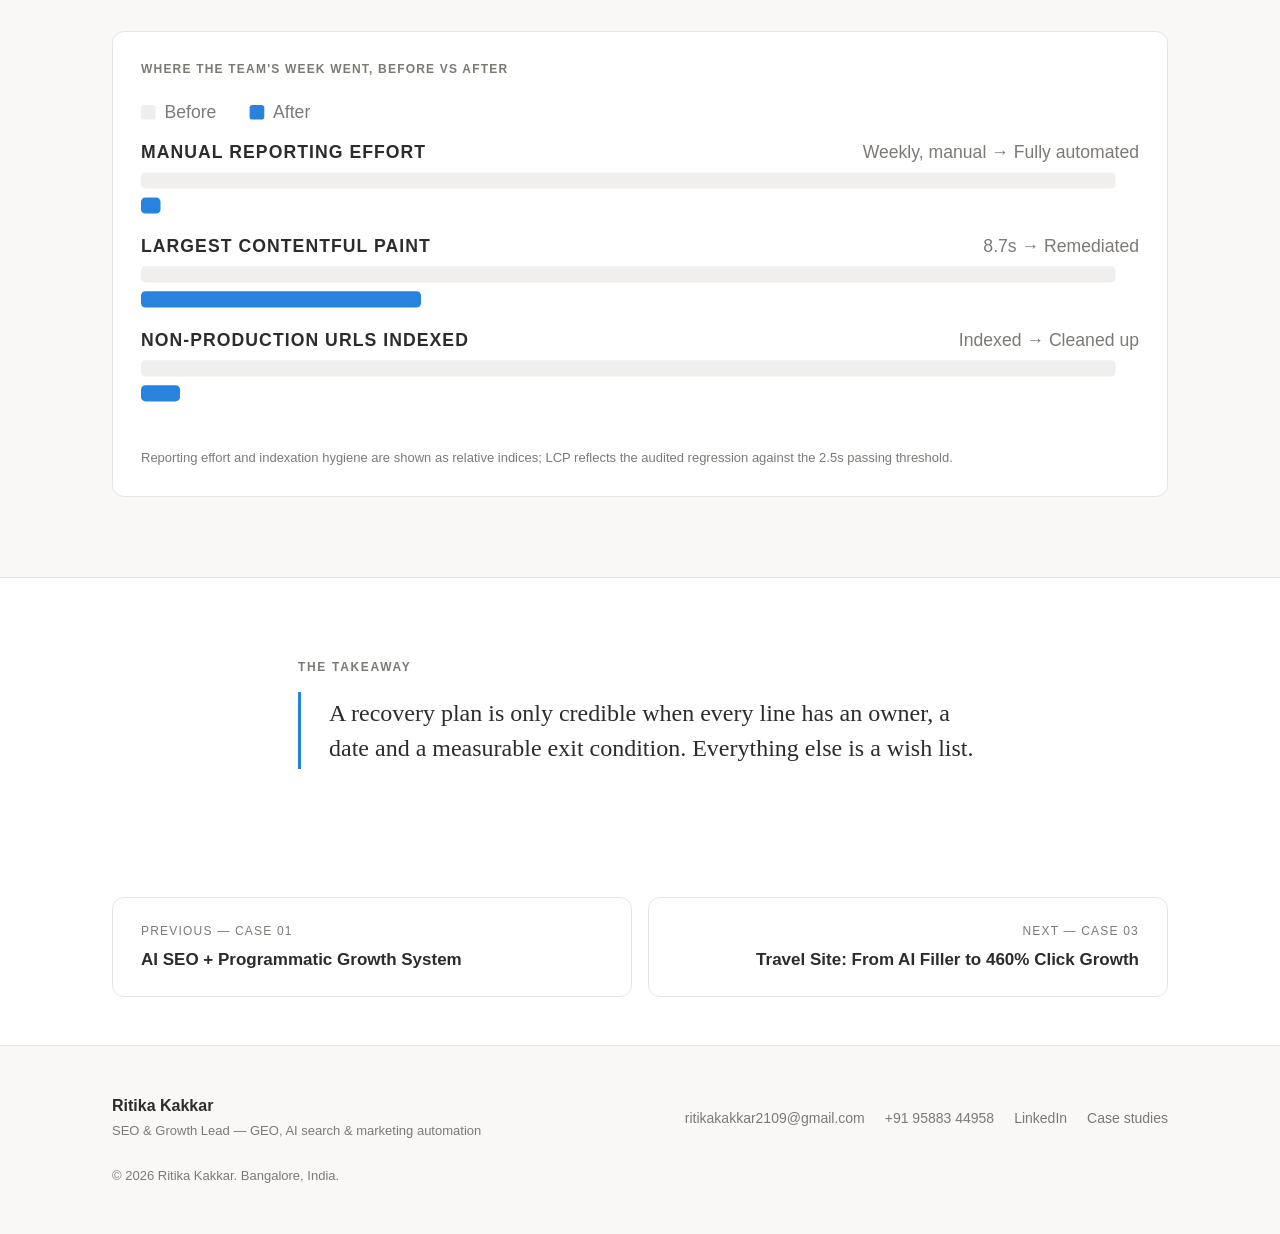
<file: case-02-90-day-gtm-recovery-ga4-slack-bot.html>
<!doctype html>
<html lang="en">
<head>
<meta charset="utf-8">
<meta name="viewport" content="width=device-width, initial-scale=1">
<title>90-Day GTM Recovery + GA4-to-Slack Bot | Ritika Kakkar</title>
<meta name="description" content="A diagnosis-first recovery plan for an AI fashion search startup — plus a reporting bot that deleted the weekly spreadsheet ritual.">
<meta name="author" content="Ritika Kakkar">
<meta property="og:title" content="90-Day GTM Recovery + GA4-to-Slack Bot | Ritika Kakkar">
<meta property="og:description" content="A diagnosis-first recovery plan for an AI fashion search startup — plus a reporting bot that deleted the weekly spreadsheet ritual.">
<meta property="og:type" content="website">
<meta name="twitter:card" content="summary_large_image">
<link rel="icon" href="data:image/svg+xml,%3Csvg xmlns='http://www.w3.org/2000/svg' viewBox='0 0 32 32'%3E%3Crect width='32' height='32' rx='8' fill='%232C2C2B'/%3E%3Ctext x='16' y='21' font-family='Georgia,serif' font-size='13' fill='%23ffffff' text-anchor='middle'%3ERK%3C/text%3E%3C/svg%3E">
<link rel="stylesheet" href="assets/style.css">
<script type="application/ld+json">
{
  "@context": "https://schema.org",
  "@type": "Article",
  "headline": "90-Day GTM Recovery + GA4-to-Slack Bot - Hey Savi (UK)",
  "description": "A diagnosis-first recovery plan for an AI fashion search startup — plus a reporting bot that deleted the weekly spreadsheet ritual.",
  "author": {
    "@type": "Person",
    "name": "Ritika Kakkar"
  },
  "about": "Hey Savi (UK)",
  "keywords": [
    "Technical SEO",
    "Core Web Vitals",
    "Apps Script",
    "GTM strategy"
  ]
}
</script>
</head>
<body>
<header class="site-header">
  <div class="wrap">
    <a class="brand" href="index.html">
      <span class="mark" aria-hidden="true">RK</span>
      <span class="brand-name">Ritika Kakkar<small>SEO &amp; Growth Lead</small></span>
    </a>
    <button class="nav-toggle" type="button" aria-expanded="false" aria-controls="site-nav" aria-label="Toggle navigation">
      <svg width="18" height="14" viewBox="0 0 18 14" aria-hidden="true"><path d="M0 1h18M0 7h18M0 13h18" stroke="currentColor" stroke-width="1.6"/></svg>
    </button>
    <nav class="nav" id="site-nav" aria-label="Primary">
      <a href="index.html#work">Work</a>
      <a href="index.html#approach">Approach</a>
      <a href="index.html#toolkit">Toolkit</a>
      <a href="index.html#about">About</a>
      <a class="btn btn-sm" href="mailto:ritikakakkar2109@gmail.com">Get in touch</a>
    </nav>
  </div>
</header>
<main>
  <section class="case-hero">
    <div class="wrap">
      <a class="back-link" href="index.html#work">&#8592; All case studies</a>
      <div class="case-hero-grid mt-24">
        <div>
          <p class="eyebrow"><span class="num">Case 02</span> &nbsp;/&nbsp; Hey Savi (UK)</p>
          <h1 class="case-title">90-Day GTM Recovery + GA4-to-Slack Bot</h1>
          <p class="case-kicker">A diagnosis-first recovery plan for an AI fashion search startup &mdash; plus a reporting bot that deleted the weekly spreadsheet ritual.</p>
        </div>
        <div class="headline-metrics"><div><b>100%</b><span>Reporting automated</span></div><div><b>8.7s</b><span>LCP regression found</span></div><div><b>90 days</b><span>Owner-mapped roadmap</span></div></div>
      </div>
      <dl class="meta-bar mt-40"><div><dt>Role</dt><dd>SEO &amp; Growth Consultant</dd></div><div><dt>Timeline</dt><dd>Feb 2026 &ndash; present</dd></div><div><dt>Market</dt><dd>United Kingdom</dd></div><div><dt>Stack</dt><dd>GSC, GA4, Apps Script, Slack, WPCode</dd></div></dl>
    </div>
  </section>

  <div class="wrap narrow"><section class="chapter reveal"><div class="chapter-head"><span class="n">01</span><h2>A traffic drop with three suspects</h2></div><p>Hey Savi is a UK AI-powered fashion search platform. Organic visibility had dropped and the founding team was being offered the usual explanations &mdash; algorithm, competition, bad luck. What they needed first was a diagnosis they could trust.</p><p>I ran a full technical and content audit across Google Search Console, GA4 and the WordPress build. The decline was not one problem; it was three, stacked.</p><ul class="list risks"><li><strong>Core Web Vitals regression:</strong> Largest Contentful Paint had degraded to <strong>8.7 seconds</strong> &mdash; far outside the passing threshold, on the pages that mattered most.</li><li><strong>Google spam update impact:</strong> the algorithmic update had hit content and link patterns that needed a quality-first response, not a quick fix.</li><li><strong>Indexation hygiene:</strong> non-production URLs were publicly indexed, splitting signals and exposing unfinished environments to crawlers.</li></ul></section><section class="chapter reveal"><div class="chapter-head"><span class="n">02</span><h2>The 90-day recovery roadmap</h2></div><p>I built a phased 90-day plan with <strong>named owners and weekly milestones</strong> &mdash; deliberately structured so a small team could execute it alongside product work, and so progress was visible every week rather than at the end.</p><div class="grid-3 mt-24"><div class="step"><b>DAYS 1&ndash;30</b><h3>Stabilise</h3><p>Fix the LCP regression, clean up indexation of non-production URLs, correct category SEO titles and metadata, and establish a measurement baseline.</p></div><div class="step"><b>DAYS 31&ndash;60</b><h3>Rebuild trust signals</h3><p>Deploy FAQ schema via WPCode, run bulk alt-text and WebP optimization, publish LLMs.txt, apply entity-based on-page optimization and ship the WordPress Press Centre.</p></div><div class="step"><b>DAYS 61&ndash;90</b><h3>Compound</h3><p>Launch programmatic landing pages for AI visual-search intent, clear the sitelink blockers on the app subdomain, and lock in an automated reporting cadence.</p></div></div></section><section class="chapter reveal"><div class="chapter-head"><span class="n">03</span><h2>Killing the reporting tax</h2></div><p>Early-stage teams lose hours every week rebuilding the same numbers. I built a <strong>GA4-to-Slack reporting bot using Google Apps Script and Slack Incoming Webhooks</strong> that posts the daily performance digest straight into the team channel.</p><div class="callout good"><b>Outcome</b><p>100% of recurring performance reporting is now automated. The founders open Slack to yesterday's numbers &mdash; no dashboards to log into, no analyst time spent on assembly, and a shared source of truth for daily decisions.</p></div></section><section class="chapter reveal"><div class="chapter-head"><span class="n">04</span><h2>Everything else that shipped</h2></div><p>Recovery work only counts if it lands in the product. Alongside the roadmap I built and shipped the fixes myself.</p><ul class="list checks"><li><strong>FAQ schema</strong> implemented through WPCode to win richer SERP real estate.</li><li><strong>Bulk image optimization</strong> &mdash; alt text at scale plus WebP conversion to claw back load time.</li><li><strong>LLMs.txt</strong> published to guide AI crawler access and improve AI-search discoverability.</li><li><strong>Entity-based on-page optimization</strong> across metadata and body content for AI-driven and voice search.</li><li><strong>Sitelink recovery:</strong> diagnosed and cleared the blockers preventing sitelinks for the app subdomain.</li><li><strong>WordPress Press Centre</strong> designed and built in Avada/Fusion Builder, publishing 14 press articles for brand authority.</li><li><strong>Programmatic landing pages</strong> with custom HTML/CSS targeting AI visual-search intent.</li><li><strong>Client-ready deliverables:</strong> audit reports, a 12-slide GTM strategy deck and brand-voice copy the team could ship without rewrites.</li></ul></section></div>

  <section class="band section">
    <div class="wrap">
      <div class="section-head">
        <p class="eyebrow">Results</p>
        <h2 class="section-title">A recovery programme measured by shipped fixes and reclaimed team time.</h2>
      </div>
      <div class="metric-grid"><div class="metric"><b>100%</b><span>Recurring reporting automated</span><small>GA4 &rarr; Slack, daily</small></div><div class="metric"><b>8.7s</b><span>LCP regression identified</span><small>Root-caused and remediated</small></div><div class="metric"><b>14</b><span>Press articles published</span><small>New Press Centre</small></div><div class="metric"><b>12</b><span>Slide GTM strategy deck</span><small>Owner-mapped 90-day plan</small></div></div>
      <figure class="figure"><div class="figure-title">Where the team&#x27;s week went, before vs after</div><svg viewBox="0 0 680 222" role="img" aria-label="Where the team&#x27;s week went, before vs after" font-family="inherit"><title>Where the team&#x27;s week went, before vs after</title><rect x="0" y="2" width="10" height="10" rx="2" fill="var(--surface-2)"></rect><text x="16" y="11" font-size="12" fill="var(--text-2)">Before</text><rect x="74" y="2" width="10" height="10" rx="2" fill="var(--blue)"></rect><text x="90" y="11" font-size="12" fill="var(--text-2)">After</text><text x="0" y="38" font-size="12" font-weight="600" letter-spacing="0.06em" fill="var(--text)">MANUAL REPORTING EFFORT</text><text x="680" y="38" font-size="12" text-anchor="end" fill="var(--text-2)">Weekly, manual &#8594; Fully automated</text><rect x="0" y="48" width="664.0" height="11" rx="3" fill="var(--surface-2)"></rect><rect x="0" y="65" width="13.3" height="11" rx="3" fill="var(--blue)"></rect><text x="0" y="102" font-size="12" font-weight="600" letter-spacing="0.06em" fill="var(--text)">LARGEST CONTENTFUL PAINT</text><text x="680" y="102" font-size="12" text-anchor="end" fill="var(--text-2)">8.7s &#8594; Remediated</text><rect x="0" y="112" width="664.0" height="11" rx="3" fill="var(--surface-2)"></rect><rect x="0" y="129" width="190.8" height="11" rx="3" fill="var(--blue)"></rect><text x="0" y="166" font-size="12" font-weight="600" letter-spacing="0.06em" fill="var(--text)">NON-PRODUCTION URLS INDEXED</text><text x="680" y="166" font-size="12" text-anchor="end" fill="var(--text-2)">Indexed &#8594; Cleaned up</text><rect x="0" y="176" width="664.0" height="11" rx="3" fill="var(--surface-2)"></rect><rect x="0" y="193" width="26.6" height="11" rx="3" fill="var(--blue)"></rect></svg><figcaption>Reporting effort and indexation hygiene are shown as relative indices; LCP reflects the audited regression against the 2.5s passing threshold.</figcaption></figure>
    </div>
  </section>

  <section class="section">
    <div class="wrap narrow">
      <p class="eyebrow">The takeaway</p>
      <blockquote class="quote"><p>A recovery plan is only credible when every line has an owner, a date and a measurable exit condition. Everything else is a wish list.</p></blockquote>
    </div>
  </section>

  <section class="section-sm">
    <div class="wrap">
      <div class="case-nav"><a href="case-01-ai-seo-programmatic-growth-system.html"><span>Previous &mdash; case 01</span><b>AI SEO + Programmatic Growth System</b></a><a class="next" href="case-03-andaman-love-travel-site.html"><span>Next &mdash; case 03</span><b>Travel Site: From AI Filler to 460% Click Growth</b></a></div>
    </div>
  </section>
</main>
<footer class="site-footer">
  <div class="wrap footer-grid">
    <div>
      <b>Ritika Kakkar</b>
      <div><small>SEO &amp; Growth Lead &mdash; GEO, AI search &amp; marketing automation</small></div>
    </div>
    <div class="footer-links">
      <a href="mailto:ritikakakkar2109@gmail.com">ritikakakkar2109@gmail.com</a>
      <a href="tel:+919588344958">+91 95883 44958</a>
      <a href="https://www.linkedin.com/in/ritikakakkar09/" target="_blank" rel="noopener">LinkedIn</a>
      <a href="index.html#work">Case studies</a>
    </div>
    <small>&copy; <span data-year="">2026</span> Ritika Kakkar. Bangalore, India.</small>
  </div>
</footer>
<script src="assets/main.js"></script>
</body>
</html>
</file>
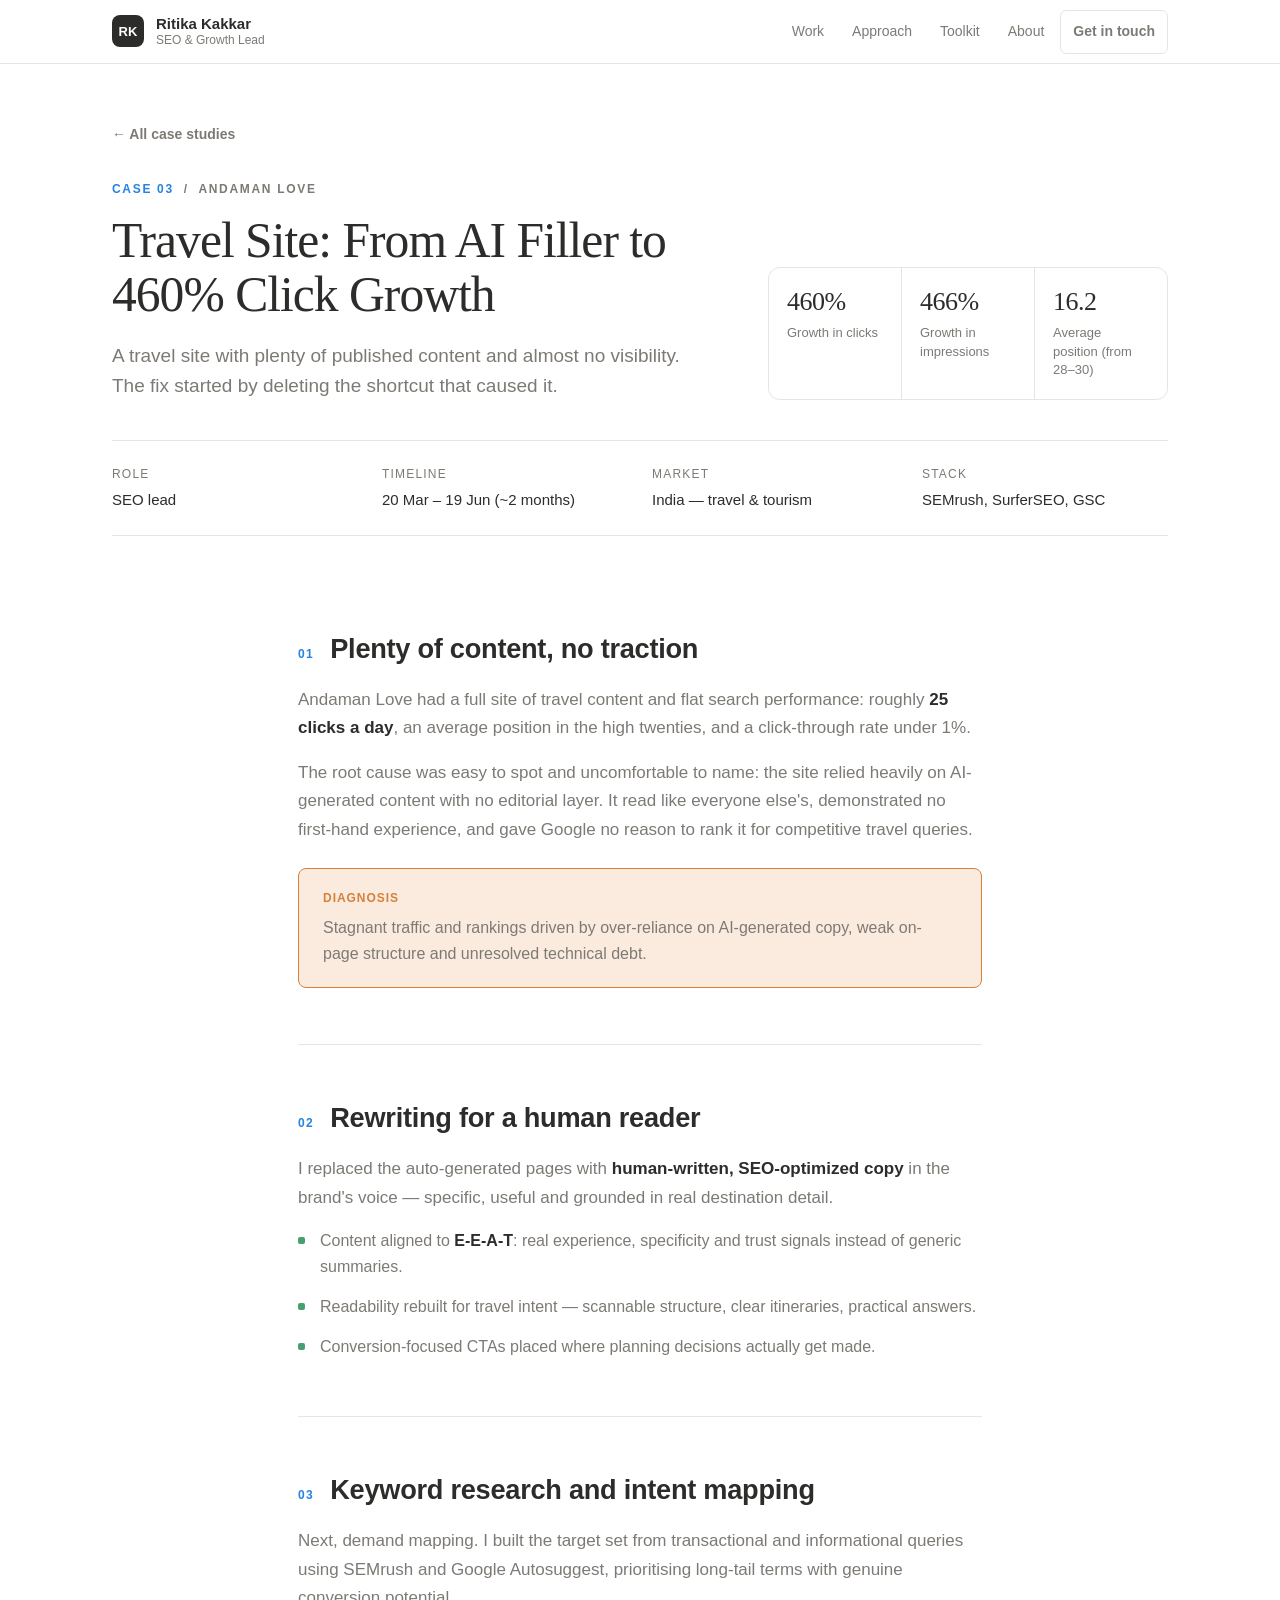
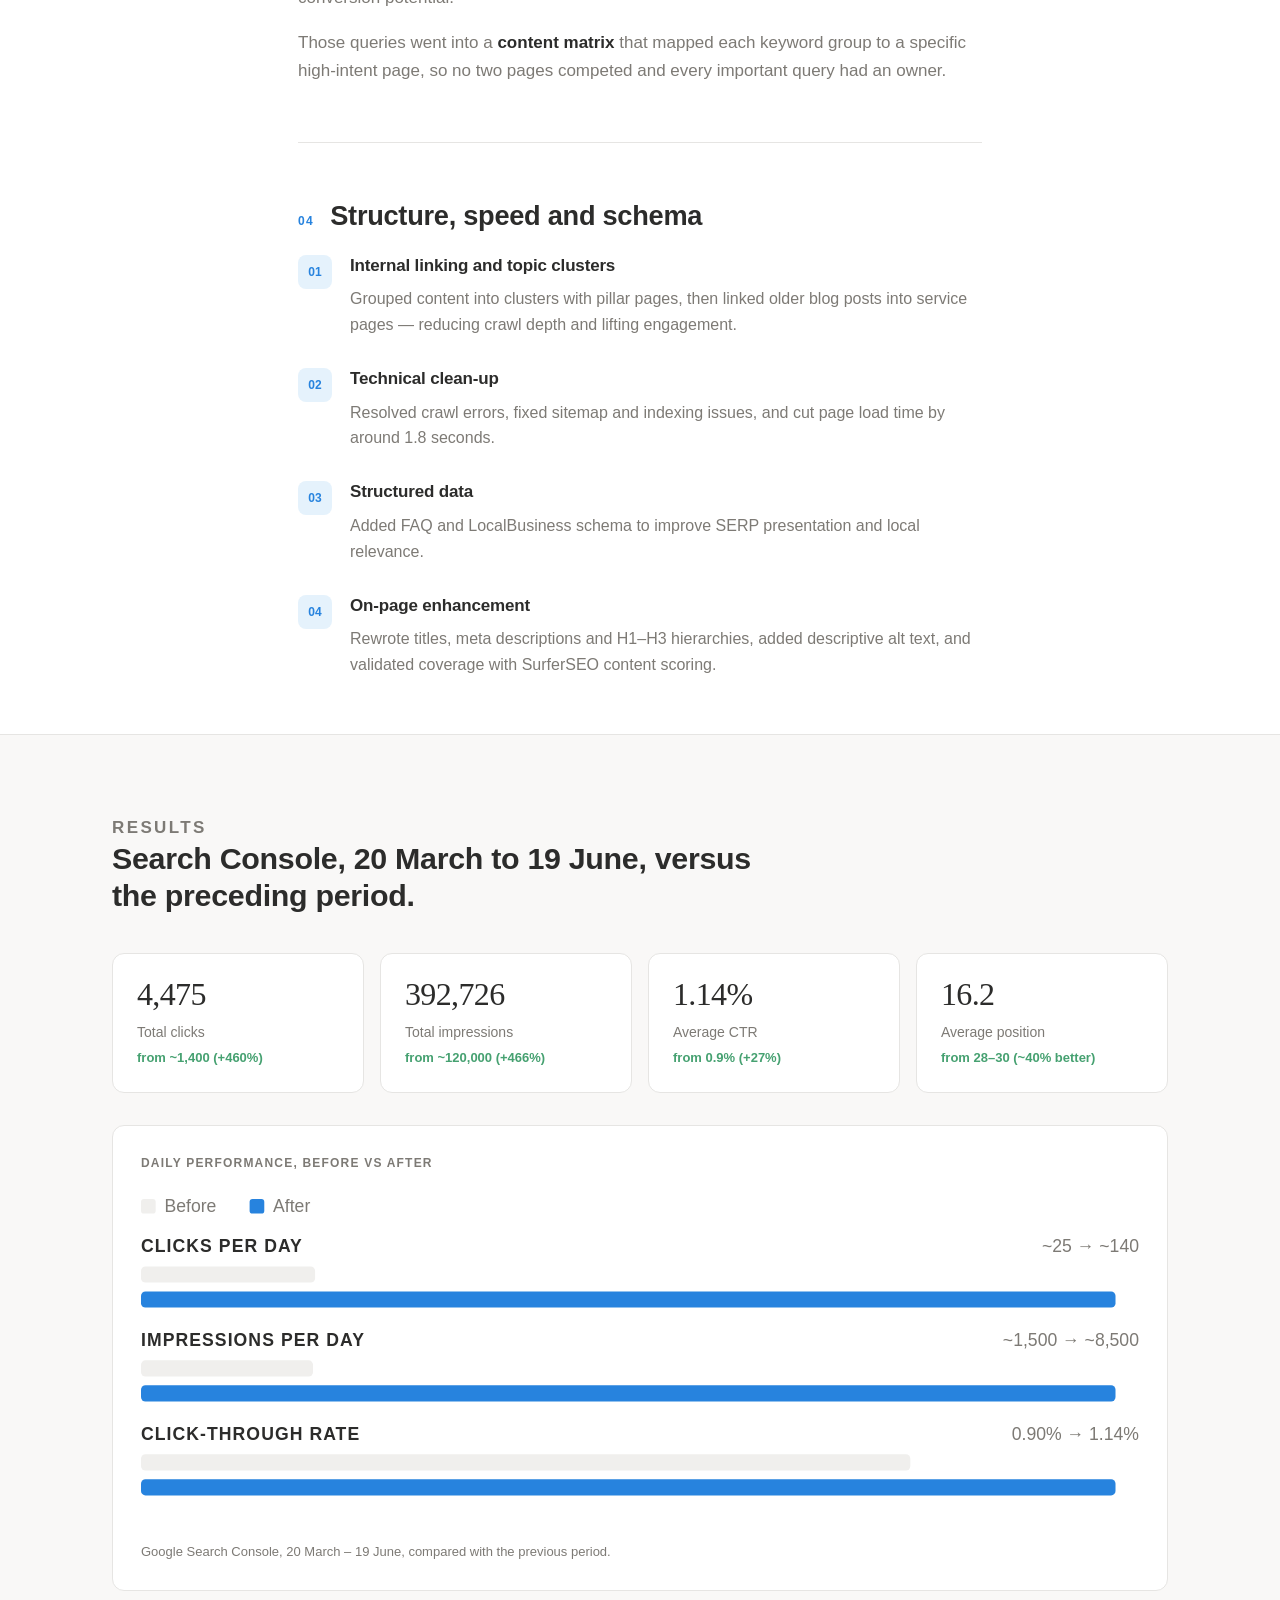
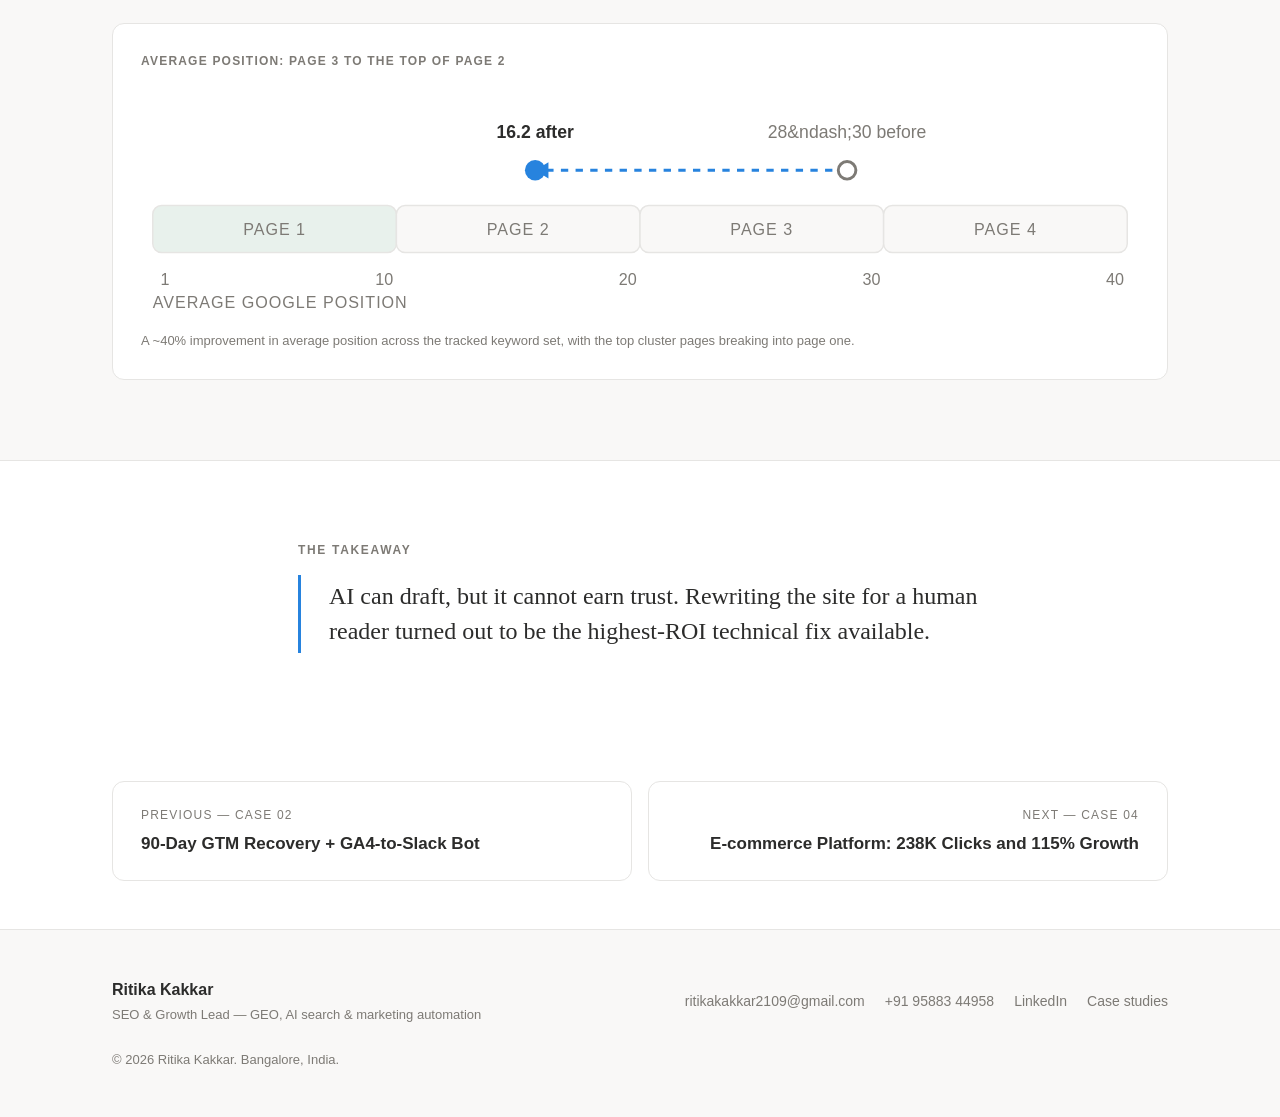
<file: case-03-andaman-love-travel-site.html>
<!doctype html>
<html lang="en">
<head>
<meta charset="utf-8">
<meta name="viewport" content="width=device-width, initial-scale=1">
<title>Travel Site: From AI Filler to 460% Click Growth | Ritika Kakkar</title>
<meta name="description" content="A travel site with plenty of published content and almost no visibility. The fix started by deleting the shortcut that caused it.">
<meta name="author" content="Ritika Kakkar">
<meta property="og:title" content="Travel Site: From AI Filler to 460% Click Growth | Ritika Kakkar">
<meta property="og:description" content="A travel site with plenty of published content and almost no visibility. The fix started by deleting the shortcut that caused it.">
<meta property="og:type" content="website">
<meta name="twitter:card" content="summary_large_image">
<link rel="icon" href="data:image/svg+xml,%3Csvg xmlns='http://www.w3.org/2000/svg' viewBox='0 0 32 32'%3E%3Crect width='32' height='32' rx='8' fill='%232C2C2B'/%3E%3Ctext x='16' y='21' font-family='Georgia,serif' font-size='13' fill='%23ffffff' text-anchor='middle'%3ERK%3C/text%3E%3C/svg%3E">
<link rel="stylesheet" href="assets/style.css">
<script type="application/ld+json">
{
  "@context": "https://schema.org",
  "@type": "Article",
  "headline": "Travel Site: From AI Filler to 460% Click Growth - Andaman Love",
  "description": "A travel site with plenty of published content and almost no visibility. The fix started by deleting the shortcut that caused it.",
  "author": {
    "@type": "Person",
    "name": "Ritika Kakkar"
  },
  "about": "Andaman Love",
  "keywords": [
    "Content strategy",
    "E-E-A-T",
    "Technical SEO",
    "Local schema"
  ]
}
</script>
</head>
<body>
<header class="site-header">
  <div class="wrap">
    <a class="brand" href="index.html">
      <span class="mark" aria-hidden="true">RK</span>
      <span class="brand-name">Ritika Kakkar<small>SEO &amp; Growth Lead</small></span>
    </a>
    <button class="nav-toggle" type="button" aria-expanded="false" aria-controls="site-nav" aria-label="Toggle navigation">
      <svg width="18" height="14" viewBox="0 0 18 14" aria-hidden="true"><path d="M0 1h18M0 7h18M0 13h18" stroke="currentColor" stroke-width="1.6"/></svg>
    </button>
    <nav class="nav" id="site-nav" aria-label="Primary">
      <a href="index.html#work">Work</a>
      <a href="index.html#approach">Approach</a>
      <a href="index.html#toolkit">Toolkit</a>
      <a href="index.html#about">About</a>
      <a class="btn btn-sm" href="mailto:ritikakakkar2109@gmail.com">Get in touch</a>
    </nav>
  </div>
</header>
<main>
  <section class="case-hero">
    <div class="wrap">
      <a class="back-link" href="index.html#work">&#8592; All case studies</a>
      <div class="case-hero-grid mt-24">
        <div>
          <p class="eyebrow"><span class="num">Case 03</span> &nbsp;/&nbsp; Andaman Love</p>
          <h1 class="case-title">Travel Site: From AI Filler to 460% Click Growth</h1>
          <p class="case-kicker">A travel site with plenty of published content and almost no visibility. The fix started by deleting the shortcut that caused it.</p>
        </div>
        <div class="headline-metrics"><div><b>460%</b><span>Growth in clicks</span></div><div><b>466%</b><span>Growth in impressions</span></div><div><b>16.2</b><span>Average position (from 28&ndash;30)</span></div></div>
      </div>
      <dl class="meta-bar mt-40"><div><dt>Role</dt><dd>SEO lead</dd></div><div><dt>Timeline</dt><dd>20 Mar &ndash; 19 Jun (~2 months)</dd></div><div><dt>Market</dt><dd>India &mdash; travel &amp; tourism</dd></div><div><dt>Stack</dt><dd>SEMrush, SurferSEO, GSC</dd></div></dl>
    </div>
  </section>

  <div class="wrap narrow"><section class="chapter reveal"><div class="chapter-head"><span class="n">01</span><h2>Plenty of content, no traction</h2></div><p>Andaman Love had a full site of travel content and flat search performance: roughly <strong>25 clicks a day</strong>, an average position in the high twenties, and a click-through rate under 1%.</p><p>The root cause was easy to spot and uncomfortable to name: the site relied heavily on AI-generated content with no editorial layer. It read like everyone else's, demonstrated no first-hand experience, and gave Google no reason to rank it for competitive travel queries.</p><div class="callout warn"><b>Diagnosis</b><p>Stagnant traffic and rankings driven by over-reliance on AI-generated copy, weak on-page structure and unresolved technical debt.</p></div></section><section class="chapter reveal"><div class="chapter-head"><span class="n">02</span><h2>Rewriting for a human reader</h2></div><p>I replaced the auto-generated pages with <strong>human-written, SEO-optimized copy</strong> in the brand's voice &mdash; specific, useful and grounded in real destination detail.</p><ul class="list checks"><li>Content aligned to <strong>E-E-A-T</strong>: real experience, specificity and trust signals instead of generic summaries.</li><li>Readability rebuilt for travel intent &mdash; scannable structure, clear itineraries, practical answers.</li><li>Conversion-focused CTAs placed where planning decisions actually get made.</li></ul></section><section class="chapter reveal"><div class="chapter-head"><span class="n">03</span><h2>Keyword research and intent mapping</h2></div><p>Next, demand mapping. I built the target set from transactional and informational queries using SEMrush and Google Autosuggest, prioritising long-tail terms with genuine conversion potential.</p><p>Those queries went into a <strong>content matrix</strong> that mapped each keyword group to a specific high-intent page, so no two pages competed and every important query had an owner.</p></section><section class="chapter reveal"><div class="chapter-head"><span class="n">04</span><h2>Structure, speed and schema</h2></div><ol class="steps-num"><li><h3>Internal linking and topic clusters</h3><p>Grouped content into clusters with pillar pages, then linked older blog posts into service pages &mdash; reducing crawl depth and lifting engagement.</p></li><li><h3>Technical clean-up</h3><p>Resolved crawl errors, fixed sitemap and indexing issues, and cut page load time by around 1.8 seconds.</p></li><li><h3>Structured data</h3><p>Added FAQ and LocalBusiness schema to improve SERP presentation and local relevance.</p></li><li><h3>On-page enhancement</h3><p>Rewrote titles, meta descriptions and H1&ndash;H3 hierarchies, added descriptive alt text, and validated coverage with SurferSEO content scoring.</p></li></ol></section></div>

  <section class="band section">
    <div class="wrap">
      <div class="section-head">
        <p class="eyebrow">Results</p>
        <h2 class="section-title">Search Console, 20 March to 19 June, versus the preceding period.</h2>
      </div>
      <div class="metric-grid"><div class="metric"><b>4,475</b><span>Total clicks</span><small>from ~1,400 (+460%)</small></div><div class="metric"><b>392,726</b><span>Total impressions</span><small>from ~120,000 (+466%)</small></div><div class="metric"><b>1.14%</b><span>Average CTR</span><small>from 0.9% (+27%)</small></div><div class="metric"><b>16.2</b><span>Average position</span><small>from 28&ndash;30 (~40% better)</small></div></div>
      <figure class="figure"><div class="figure-title">Daily performance, before vs after</div><svg viewBox="0 0 680 222" role="img" aria-label="Daily performance, before vs after" font-family="inherit"><title>Daily performance, before vs after</title><rect x="0" y="2" width="10" height="10" rx="2" fill="var(--surface-2)"></rect><text x="16" y="11" font-size="12" fill="var(--text-2)">Before</text><rect x="74" y="2" width="10" height="10" rx="2" fill="var(--blue)"></rect><text x="90" y="11" font-size="12" fill="var(--text-2)">After</text><text x="0" y="38" font-size="12" font-weight="600" letter-spacing="0.06em" fill="var(--text)">CLICKS PER DAY</text><text x="680" y="38" font-size="12" text-anchor="end" fill="var(--text-2)">~25 &#8594; ~140</text><rect x="0" y="48" width="118.6" height="11" rx="3" fill="var(--surface-2)"></rect><rect x="0" y="65" width="664.0" height="11" rx="3" fill="var(--blue)"></rect><text x="0" y="102" font-size="12" font-weight="600" letter-spacing="0.06em" fill="var(--text)">IMPRESSIONS PER DAY</text><text x="680" y="102" font-size="12" text-anchor="end" fill="var(--text-2)">~1,500 &#8594; ~8,500</text><rect x="0" y="112" width="117.2" height="11" rx="3" fill="var(--surface-2)"></rect><rect x="0" y="129" width="664.0" height="11" rx="3" fill="var(--blue)"></rect><text x="0" y="166" font-size="12" font-weight="600" letter-spacing="0.06em" fill="var(--text)">CLICK-THROUGH RATE</text><text x="680" y="166" font-size="12" text-anchor="end" fill="var(--text-2)">0.90% &#8594; 1.14%</text><rect x="0" y="176" width="524.2" height="11" rx="3" fill="var(--surface-2)"></rect><rect x="0" y="193" width="664.0" height="11" rx="3" fill="var(--blue)"></rect></svg><figcaption>Google Search Console, 20 March &ndash; 19 June, compared with the previous period.</figcaption></figure><figure class="figure"><div class="figure-title">Average position: page 3 to the top of page 2</div><svg viewBox="0 0 680 148" role="img" aria-label="Average position: page 3 to the top of page 2" font-family="inherit"><title>Average position: page 3 to the top of page 2</title><rect x="8.0" y="76" width="166.0" height="32" rx="6" fill="var(--green-soft)" stroke="var(--border)"></rect><text x="91.0" y="96" text-anchor="middle" font-size="11" letter-spacing="0.06em" fill="var(--text-2)">PAGE 1</text><rect x="174.0" y="76" width="166.0" height="32" rx="6" fill="var(--soft)" stroke="var(--border)"></rect><text x="257.0" y="96" text-anchor="middle" font-size="11" letter-spacing="0.06em" fill="var(--text-2)">PAGE 2</text><rect x="340.0" y="76" width="166.0" height="32" rx="6" fill="var(--soft)" stroke="var(--border)"></rect><text x="423.0" y="96" text-anchor="middle" font-size="11" letter-spacing="0.06em" fill="var(--text-2)">PAGE 3</text><rect x="506.0" y="76" width="166.0" height="32" rx="6" fill="var(--soft)" stroke="var(--border)"></rect><text x="589.0" y="96" text-anchor="middle" font-size="11" letter-spacing="0.06em" fill="var(--text-2)">PAGE 4</text><line x1="481.1" y1="52" x2="268.6" y2="52" stroke="var(--blue)" stroke-width="2" stroke-dasharray="5 5"></line><path d="M 268.6 52 l 9.0 -5.5 l 0 11 z" fill="var(--blue)"></path><circle cx="481.1" cy="52" r="6" fill="var(--canvas)" stroke="var(--text-2)" stroke-width="2"></circle><circle cx="268.6" cy="52" r="7" fill="var(--blue)"></circle><text x="481.1" y="30" text-anchor="middle" font-size="12" font-weight="400" fill="var(--text-2)">28&amp;ndash;30 before</text><text x="268.6" y="30" text-anchor="middle" font-size="12" font-weight="700" fill="var(--text)">16.2 after</text><text x="16.3" y="130" text-anchor="middle" font-size="11" fill="var(--text-2)">1</text><text x="165.7" y="130" text-anchor="middle" font-size="11" fill="var(--text-2)">10</text><text x="331.7" y="130" text-anchor="middle" font-size="11" fill="var(--text-2)">20</text><text x="497.7" y="130" text-anchor="middle" font-size="11" fill="var(--text-2)">30</text><text x="663.7" y="130" text-anchor="middle" font-size="11" fill="var(--text-2)">40</text><text x="8" y="146" font-size="11" letter-spacing="0.06em" fill="var(--text-2)">AVERAGE GOOGLE POSITION</text></svg><figcaption>A ~40% improvement in average position across the tracked keyword set, with the top cluster pages breaking into page one.</figcaption></figure>
    </div>
  </section>

  <section class="section">
    <div class="wrap narrow">
      <p class="eyebrow">The takeaway</p>
      <blockquote class="quote"><p>AI can draft, but it cannot earn trust. Rewriting the site for a human reader turned out to be the highest-ROI technical fix available.</p></blockquote>
    </div>
  </section>

  <section class="section-sm">
    <div class="wrap">
      <div class="case-nav"><a href="case-02-90-day-gtm-recovery-ga4-slack-bot.html"><span>Previous &mdash; case 02</span><b>90-Day GTM Recovery + GA4-to-Slack Bot</b></a><a class="next" href="case-04-eleczo-ecommerce-platform.html"><span>Next &mdash; case 04</span><b>E-commerce Platform: 238K Clicks and 115% Growth</b></a></div>
    </div>
  </section>
</main>
<footer class="site-footer">
  <div class="wrap footer-grid">
    <div>
      <b>Ritika Kakkar</b>
      <div><small>SEO &amp; Growth Lead &mdash; GEO, AI search &amp; marketing automation</small></div>
    </div>
    <div class="footer-links">
      <a href="mailto:ritikakakkar2109@gmail.com">ritikakakkar2109@gmail.com</a>
      <a href="tel:+919588344958">+91 95883 44958</a>
      <a href="https://www.linkedin.com/in/ritikakakkar09/" target="_blank" rel="noopener">LinkedIn</a>
      <a href="index.html#work">Case studies</a>
    </div>
    <small>&copy; <span data-year="">2026</span> Ritika Kakkar. Bangalore, India.</small>
  </div>
</footer>
<script src="assets/main.js"></script>
</body>
</html>
</file>
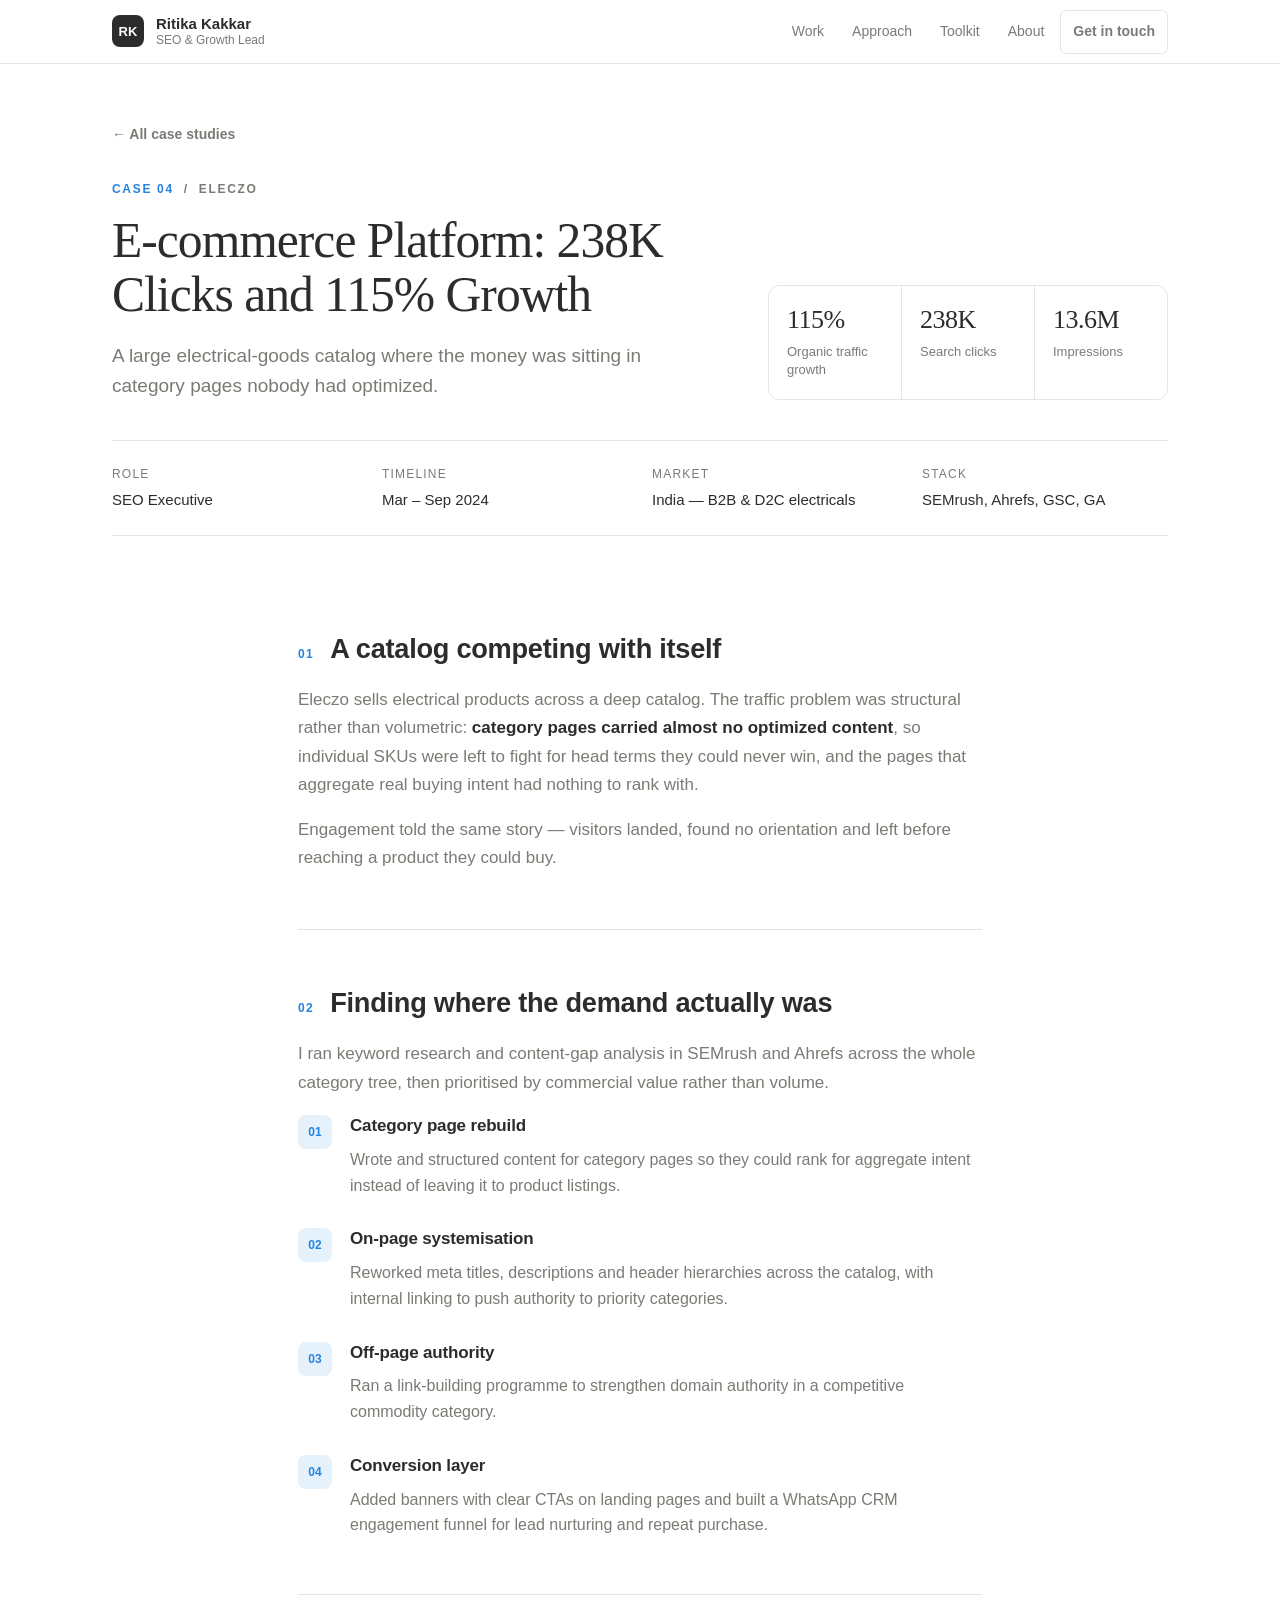
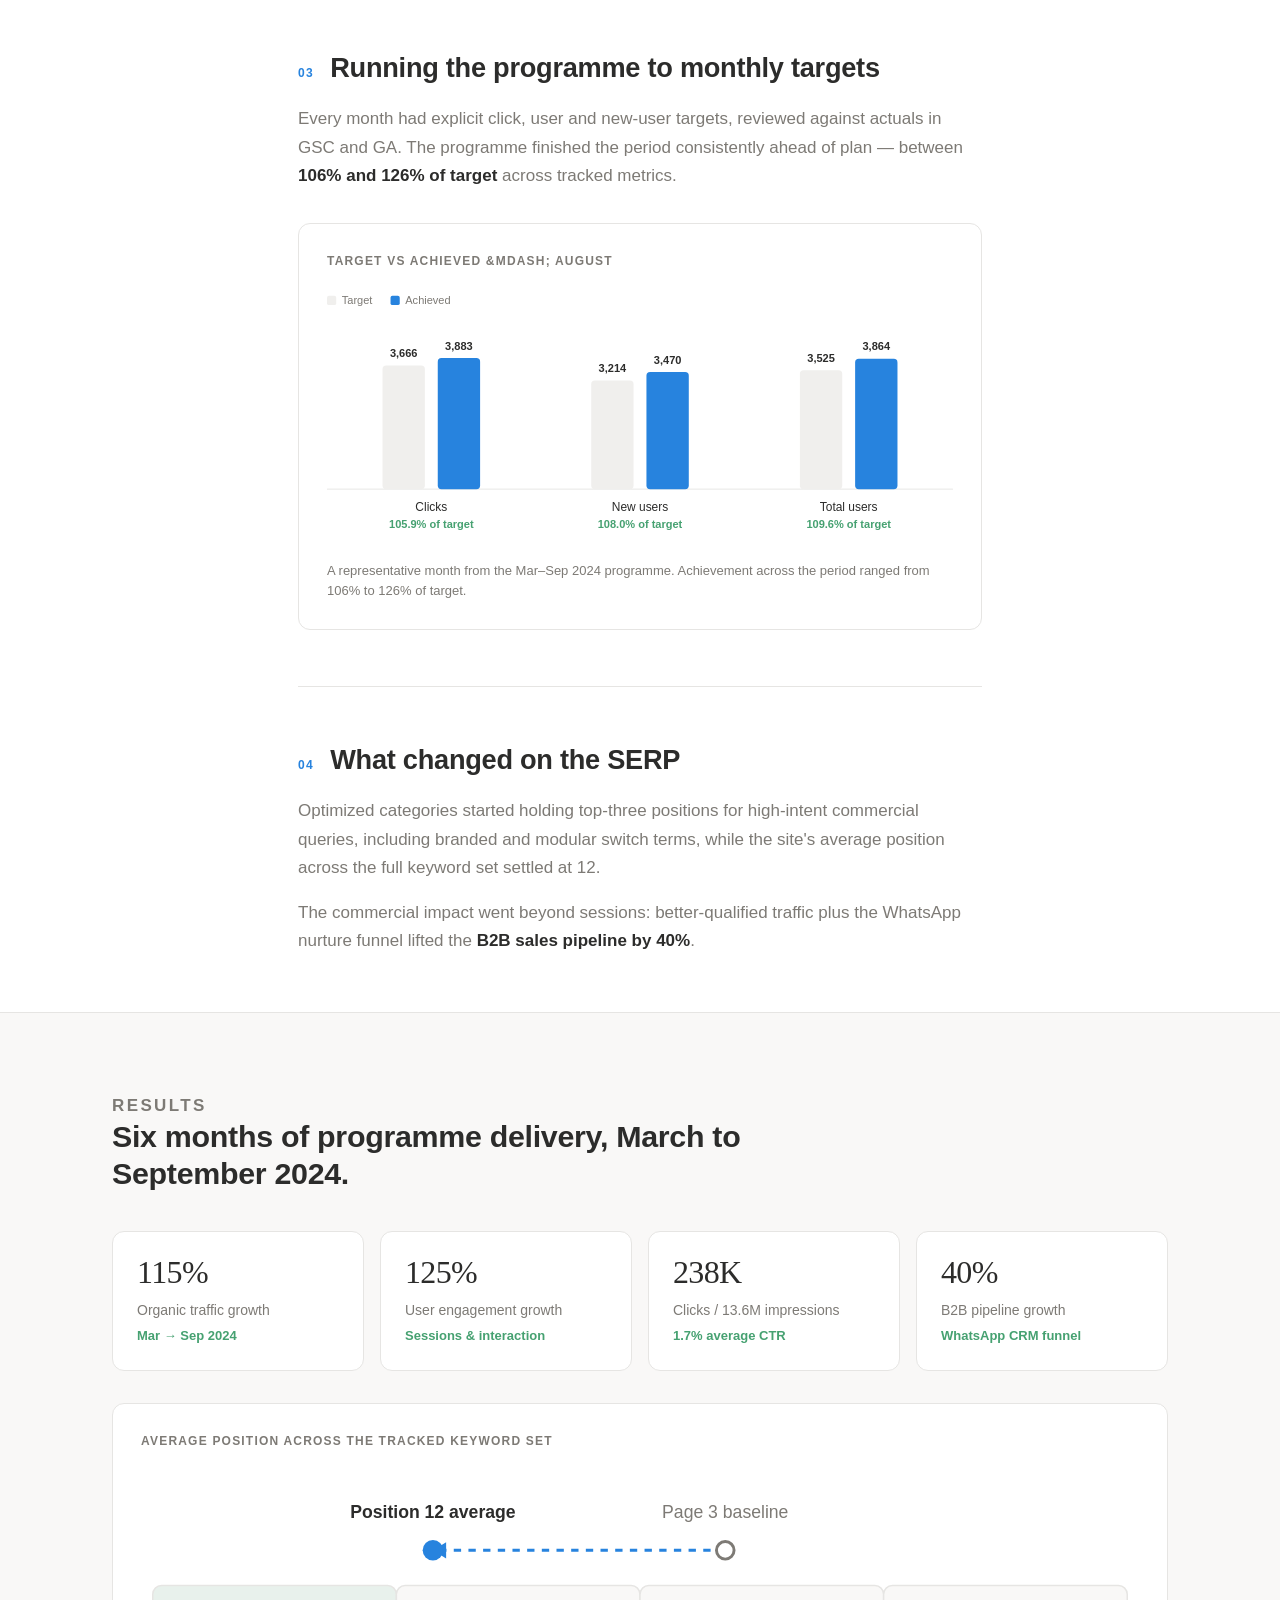
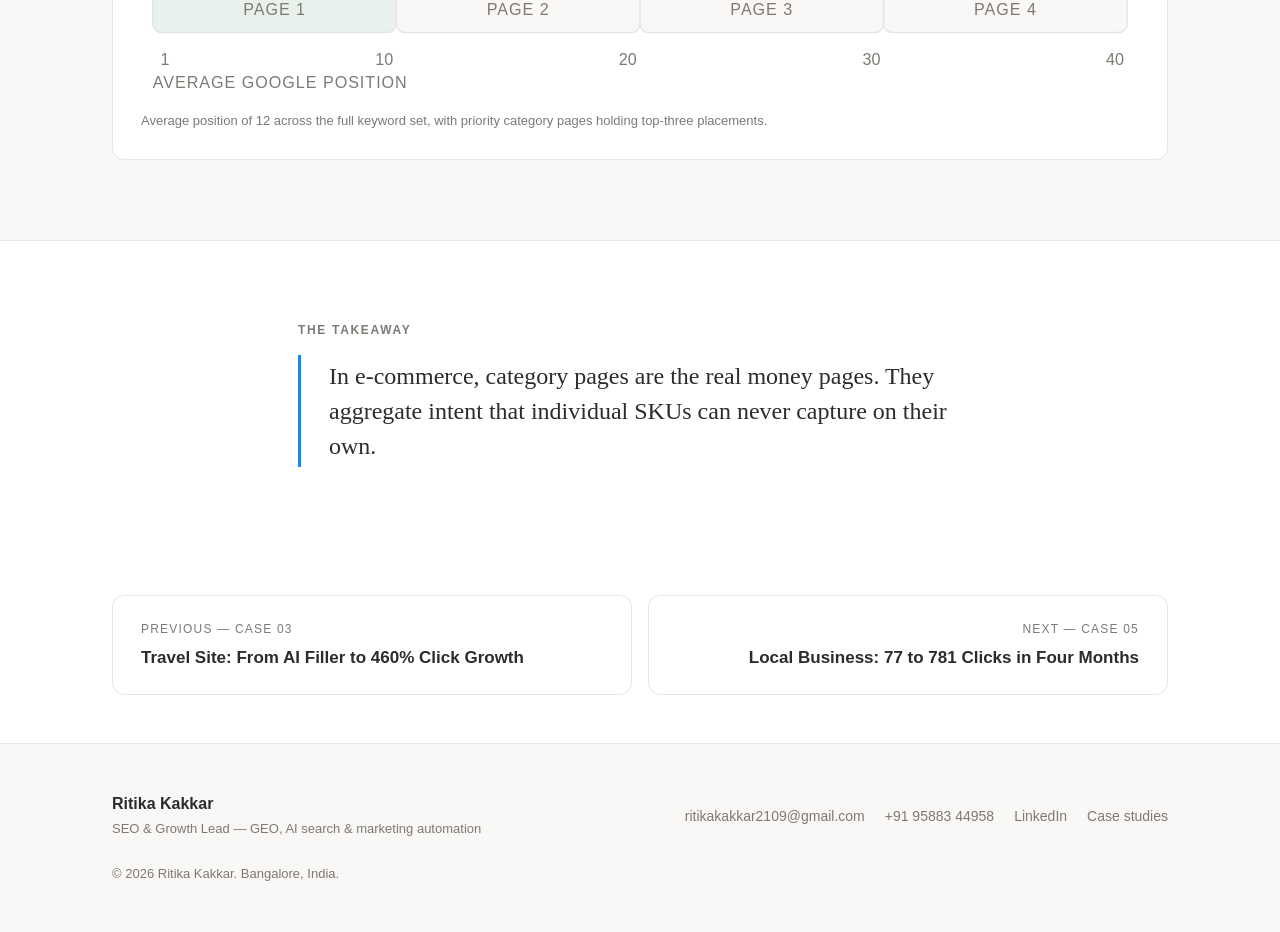
<file: case-04-eleczo-ecommerce-platform.html>
<!doctype html>
<html lang="en">
<head>
<meta charset="utf-8">
<meta name="viewport" content="width=device-width, initial-scale=1">
<title>E-commerce Platform: 238K Clicks and 115% Growth | Ritika Kakkar</title>
<meta name="description" content="A large electrical-goods catalog where the money was sitting in category pages nobody had optimized.">
<meta name="author" content="Ritika Kakkar">
<meta property="og:title" content="E-commerce Platform: 238K Clicks and 115% Growth | Ritika Kakkar">
<meta property="og:description" content="A large electrical-goods catalog where the money was sitting in category pages nobody had optimized.">
<meta property="og:type" content="website">
<meta name="twitter:card" content="summary_large_image">
<link rel="icon" href="data:image/svg+xml,%3Csvg xmlns='http://www.w3.org/2000/svg' viewBox='0 0 32 32'%3E%3Crect width='32' height='32' rx='8' fill='%232C2C2B'/%3E%3Ctext x='16' y='21' font-family='Georgia,serif' font-size='13' fill='%23ffffff' text-anchor='middle'%3ERK%3C/text%3E%3C/svg%3E">
<link rel="stylesheet" href="assets/style.css">
<script type="application/ld+json">
{
  "@context": "https://schema.org",
  "@type": "Article",
  "headline": "E-commerce Platform: 238K Clicks and 115% Growth - Eleczo",
  "description": "A large electrical-goods catalog where the money was sitting in category pages nobody had optimized.",
  "author": {
    "@type": "Person",
    "name": "Ritika Kakkar"
  },
  "about": "Eleczo",
  "keywords": [
    "E-commerce SEO",
    "Category strategy",
    "CRO",
    "Link building"
  ]
}
</script>
</head>
<body>
<header class="site-header">
  <div class="wrap">
    <a class="brand" href="index.html">
      <span class="mark" aria-hidden="true">RK</span>
      <span class="brand-name">Ritika Kakkar<small>SEO &amp; Growth Lead</small></span>
    </a>
    <button class="nav-toggle" type="button" aria-expanded="false" aria-controls="site-nav" aria-label="Toggle navigation">
      <svg width="18" height="14" viewBox="0 0 18 14" aria-hidden="true"><path d="M0 1h18M0 7h18M0 13h18" stroke="currentColor" stroke-width="1.6"/></svg>
    </button>
    <nav class="nav" id="site-nav" aria-label="Primary">
      <a href="index.html#work">Work</a>
      <a href="index.html#approach">Approach</a>
      <a href="index.html#toolkit">Toolkit</a>
      <a href="index.html#about">About</a>
      <a class="btn btn-sm" href="mailto:ritikakakkar2109@gmail.com">Get in touch</a>
    </nav>
  </div>
</header>
<main>
  <section class="case-hero">
    <div class="wrap">
      <a class="back-link" href="index.html#work">&#8592; All case studies</a>
      <div class="case-hero-grid mt-24">
        <div>
          <p class="eyebrow"><span class="num">Case 04</span> &nbsp;/&nbsp; Eleczo</p>
          <h1 class="case-title">E-commerce Platform: 238K Clicks and 115% Growth</h1>
          <p class="case-kicker">A large electrical-goods catalog where the money was sitting in category pages nobody had optimized.</p>
        </div>
        <div class="headline-metrics"><div><b>115%</b><span>Organic traffic growth</span></div><div><b>238K</b><span>Search clicks</span></div><div><b>13.6M</b><span>Impressions</span></div></div>
      </div>
      <dl class="meta-bar mt-40"><div><dt>Role</dt><dd>SEO Executive</dd></div><div><dt>Timeline</dt><dd>Mar &ndash; Sep 2024</dd></div><div><dt>Market</dt><dd>India &mdash; B2B &amp; D2C electricals</dd></div><div><dt>Stack</dt><dd>SEMrush, Ahrefs, GSC, GA</dd></div></dl>
    </div>
  </section>

  <div class="wrap narrow"><section class="chapter reveal"><div class="chapter-head"><span class="n">01</span><h2>A catalog competing with itself</h2></div><p>Eleczo sells electrical products across a deep catalog. The traffic problem was structural rather than volumetric: <strong>category pages carried almost no optimized content</strong>, so individual SKUs were left to fight for head terms they could never win, and the pages that aggregate real buying intent had nothing to rank with.</p><p>Engagement told the same story &mdash; visitors landed, found no orientation and left before reaching a product they could buy.</p></section><section class="chapter reveal"><div class="chapter-head"><span class="n">02</span><h2>Finding where the demand actually was</h2></div><p>I ran keyword research and content-gap analysis in SEMrush and Ahrefs across the whole category tree, then prioritised by commercial value rather than volume.</p><ol class="steps-num"><li><h3>Category page rebuild</h3><p>Wrote and structured content for category pages so they could rank for aggregate intent instead of leaving it to product listings.</p></li><li><h3>On-page systemisation</h3><p>Reworked meta titles, descriptions and header hierarchies across the catalog, with internal linking to push authority to priority categories.</p></li><li><h3>Off-page authority</h3><p>Ran a link-building programme to strengthen domain authority in a competitive commodity category.</p></li><li><h3>Conversion layer</h3><p>Added banners with clear CTAs on landing pages and built a WhatsApp CRM engagement funnel for lead nurturing and repeat purchase.</p></li></ol></section><section class="chapter reveal"><div class="chapter-head"><span class="n">03</span><h2>Running the programme to monthly targets</h2></div><p>Every month had explicit click, user and new-user targets, reviewed against actuals in GSC and GA. The programme finished the period consistently ahead of plan &mdash; between <strong>106% and 126% of target</strong> across tracked metrics.</p><figure class="figure"><div class="figure-title">Target vs achieved &amp;mdash; August</div><svg viewBox="0 0 680 268" role="img" aria-label="August targets versus achieved results for clicks, new users and total users" font-family="inherit"><title>August targets versus achieved results for clicks, new users and total users</title><rect x="0" y="2" width="10" height="10" rx="2" fill="var(--surface-2)"></rect><text x="16" y="11" font-size="12" fill="var(--text-2)">Target</text><rect x="69" y="2" width="10" height="10" rx="2" fill="var(--blue)"></rect><text x="85" y="11" font-size="12" fill="var(--text-2)">Achieved</text><line x1="0" y1="212" x2="680" y2="212" stroke="var(--border)" stroke-width="1"></line><rect x="60.3" y="77.6" width="46" height="134.4" rx="4" fill="var(--surface-2)"></rect><text x="83.3" y="68.6" text-anchor="middle" font-size="12" font-weight="600" fill="var(--text)">3,666</text><rect x="120.3" y="69.6" width="46" height="142.4" rx="4" fill="var(--blue)"></rect><text x="143.3" y="60.6" text-anchor="middle" font-size="12" font-weight="600" fill="var(--text)">3,883</text><text x="113.3" y="236" text-anchor="middle" font-size="13" fill="var(--text)">Clicks</text><text x="113.3" y="254" text-anchor="middle" font-size="12" fill="var(--green)" font-weight="600">105.9% of target</text><rect x="287.0" y="94.1" width="46" height="117.9" rx="4" fill="var(--surface-2)"></rect><text x="310.0" y="85.1" text-anchor="middle" font-size="12" font-weight="600" fill="var(--text)">3,214</text><rect x="347.0" y="84.8" width="46" height="127.2" rx="4" fill="var(--blue)"></rect><text x="370.0" y="75.8" text-anchor="middle" font-size="12" font-weight="600" fill="var(--text)">3,470</text><text x="340.0" y="236" text-anchor="middle" font-size="13" fill="var(--text)">New users</text><text x="340.0" y="254" text-anchor="middle" font-size="12" fill="var(--green)" font-weight="600">108.0% of target</text><rect x="513.7" y="82.8" width="46" height="129.2" rx="4" fill="var(--surface-2)"></rect><text x="536.7" y="73.8" text-anchor="middle" font-size="12" font-weight="600" fill="var(--text)">3,525</text><rect x="573.7" y="70.3" width="46" height="141.7" rx="4" fill="var(--blue)"></rect><text x="596.7" y="61.3" text-anchor="middle" font-size="12" font-weight="600" fill="var(--text)">3,864</text><text x="566.7" y="236" text-anchor="middle" font-size="13" fill="var(--text)">Total users</text><text x="566.7" y="254" text-anchor="middle" font-size="12" fill="var(--green)" font-weight="600">109.6% of target</text></svg><figcaption>A representative month from the Mar&ndash;Sep 2024 programme. Achievement across the period ranged from 106% to 126% of target.</figcaption></figure></section><section class="chapter reveal"><div class="chapter-head"><span class="n">04</span><h2>What changed on the SERP</h2></div><p>Optimized categories started holding top-three positions for high-intent commercial queries, including branded and modular switch terms, while the site's average position across the full keyword set settled at 12.</p><p>The commercial impact went beyond sessions: better-qualified traffic plus the WhatsApp nurture funnel lifted the <strong>B2B sales pipeline by 40%</strong>.</p></section></div>

  <section class="band section">
    <div class="wrap">
      <div class="section-head">
        <p class="eyebrow">Results</p>
        <h2 class="section-title">Six months of programme delivery, March to September 2024.</h2>
      </div>
      <div class="metric-grid"><div class="metric"><b>115%</b><span>Organic traffic growth</span><small>Mar &rarr; Sep 2024</small></div><div class="metric"><b>125%</b><span>User engagement growth</span><small>Sessions &amp; interaction</small></div><div class="metric"><b>238K</b><span>Clicks / 13.6M impressions</span><small>1.7% average CTR</small></div><div class="metric"><b>40%</b><span>B2B pipeline growth</span><small>WhatsApp CRM funnel</small></div></div>
      <figure class="figure"><div class="figure-title">Average position across the tracked keyword set</div><svg viewBox="0 0 680 148" role="img" aria-label="Average position across the tracked keyword set" font-family="inherit"><title>Average position across the tracked keyword set</title><rect x="8.0" y="76" width="166.0" height="32" rx="6" fill="var(--green-soft)" stroke="var(--border)"></rect><text x="91.0" y="96" text-anchor="middle" font-size="11" letter-spacing="0.06em" fill="var(--text-2)">PAGE 1</text><rect x="174.0" y="76" width="166.0" height="32" rx="6" fill="var(--soft)" stroke="var(--border)"></rect><text x="257.0" y="96" text-anchor="middle" font-size="11" letter-spacing="0.06em" fill="var(--text-2)">PAGE 2</text><rect x="340.0" y="76" width="166.0" height="32" rx="6" fill="var(--soft)" stroke="var(--border)"></rect><text x="423.0" y="96" text-anchor="middle" font-size="11" letter-spacing="0.06em" fill="var(--text-2)">PAGE 3</text><rect x="506.0" y="76" width="166.0" height="32" rx="6" fill="var(--soft)" stroke="var(--border)"></rect><text x="589.0" y="96" text-anchor="middle" font-size="11" letter-spacing="0.06em" fill="var(--text-2)">PAGE 4</text><line x1="398.1" y1="52" x2="198.9" y2="52" stroke="var(--blue)" stroke-width="2" stroke-dasharray="5 5"></line><path d="M 198.9 52 l 9.0 -5.5 l 0 11 z" fill="var(--blue)"></path><circle cx="398.1" cy="52" r="6" fill="var(--canvas)" stroke="var(--text-2)" stroke-width="2"></circle><circle cx="198.9" cy="52" r="7" fill="var(--blue)"></circle><text x="398.1" y="30" text-anchor="middle" font-size="12" font-weight="400" fill="var(--text-2)">Page 3 baseline</text><text x="198.9" y="30" text-anchor="middle" font-size="12" font-weight="700" fill="var(--text)">Position 12 average</text><text x="16.3" y="130" text-anchor="middle" font-size="11" fill="var(--text-2)">1</text><text x="165.7" y="130" text-anchor="middle" font-size="11" fill="var(--text-2)">10</text><text x="331.7" y="130" text-anchor="middle" font-size="11" fill="var(--text-2)">20</text><text x="497.7" y="130" text-anchor="middle" font-size="11" fill="var(--text-2)">30</text><text x="663.7" y="130" text-anchor="middle" font-size="11" fill="var(--text-2)">40</text><text x="8" y="146" font-size="11" letter-spacing="0.06em" fill="var(--text-2)">AVERAGE GOOGLE POSITION</text></svg><figcaption>Average position of 12 across the full keyword set, with priority category pages holding top-three placements.</figcaption></figure>
    </div>
  </section>

  <section class="section">
    <div class="wrap narrow">
      <p class="eyebrow">The takeaway</p>
      <blockquote class="quote"><p>In e-commerce, category pages are the real money pages. They aggregate intent that individual SKUs can never capture on their own.</p></blockquote>
    </div>
  </section>

  <section class="section-sm">
    <div class="wrap">
      <div class="case-nav"><a href="case-03-andaman-love-travel-site.html"><span>Previous &mdash; case 03</span><b>Travel Site: From AI Filler to 460% Click Growth</b></a><a class="next" href="case-05-riversoft-local-business.html"><span>Next &mdash; case 05</span><b>Local Business: 77 to 781 Clicks in Four Months</b></a></div>
    </div>
  </section>
</main>
<footer class="site-footer">
  <div class="wrap footer-grid">
    <div>
      <b>Ritika Kakkar</b>
      <div><small>SEO &amp; Growth Lead &mdash; GEO, AI search &amp; marketing automation</small></div>
    </div>
    <div class="footer-links">
      <a href="mailto:ritikakakkar2109@gmail.com">ritikakakkar2109@gmail.com</a>
      <a href="tel:+919588344958">+91 95883 44958</a>
      <a href="https://www.linkedin.com/in/ritikakakkar09/" target="_blank" rel="noopener">LinkedIn</a>
      <a href="index.html#work">Case studies</a>
    </div>
    <small>&copy; <span data-year="">2026</span> Ritika Kakkar. Bangalore, India.</small>
  </div>
</footer>
<script src="assets/main.js"></script>
</body>
</html>
</file>
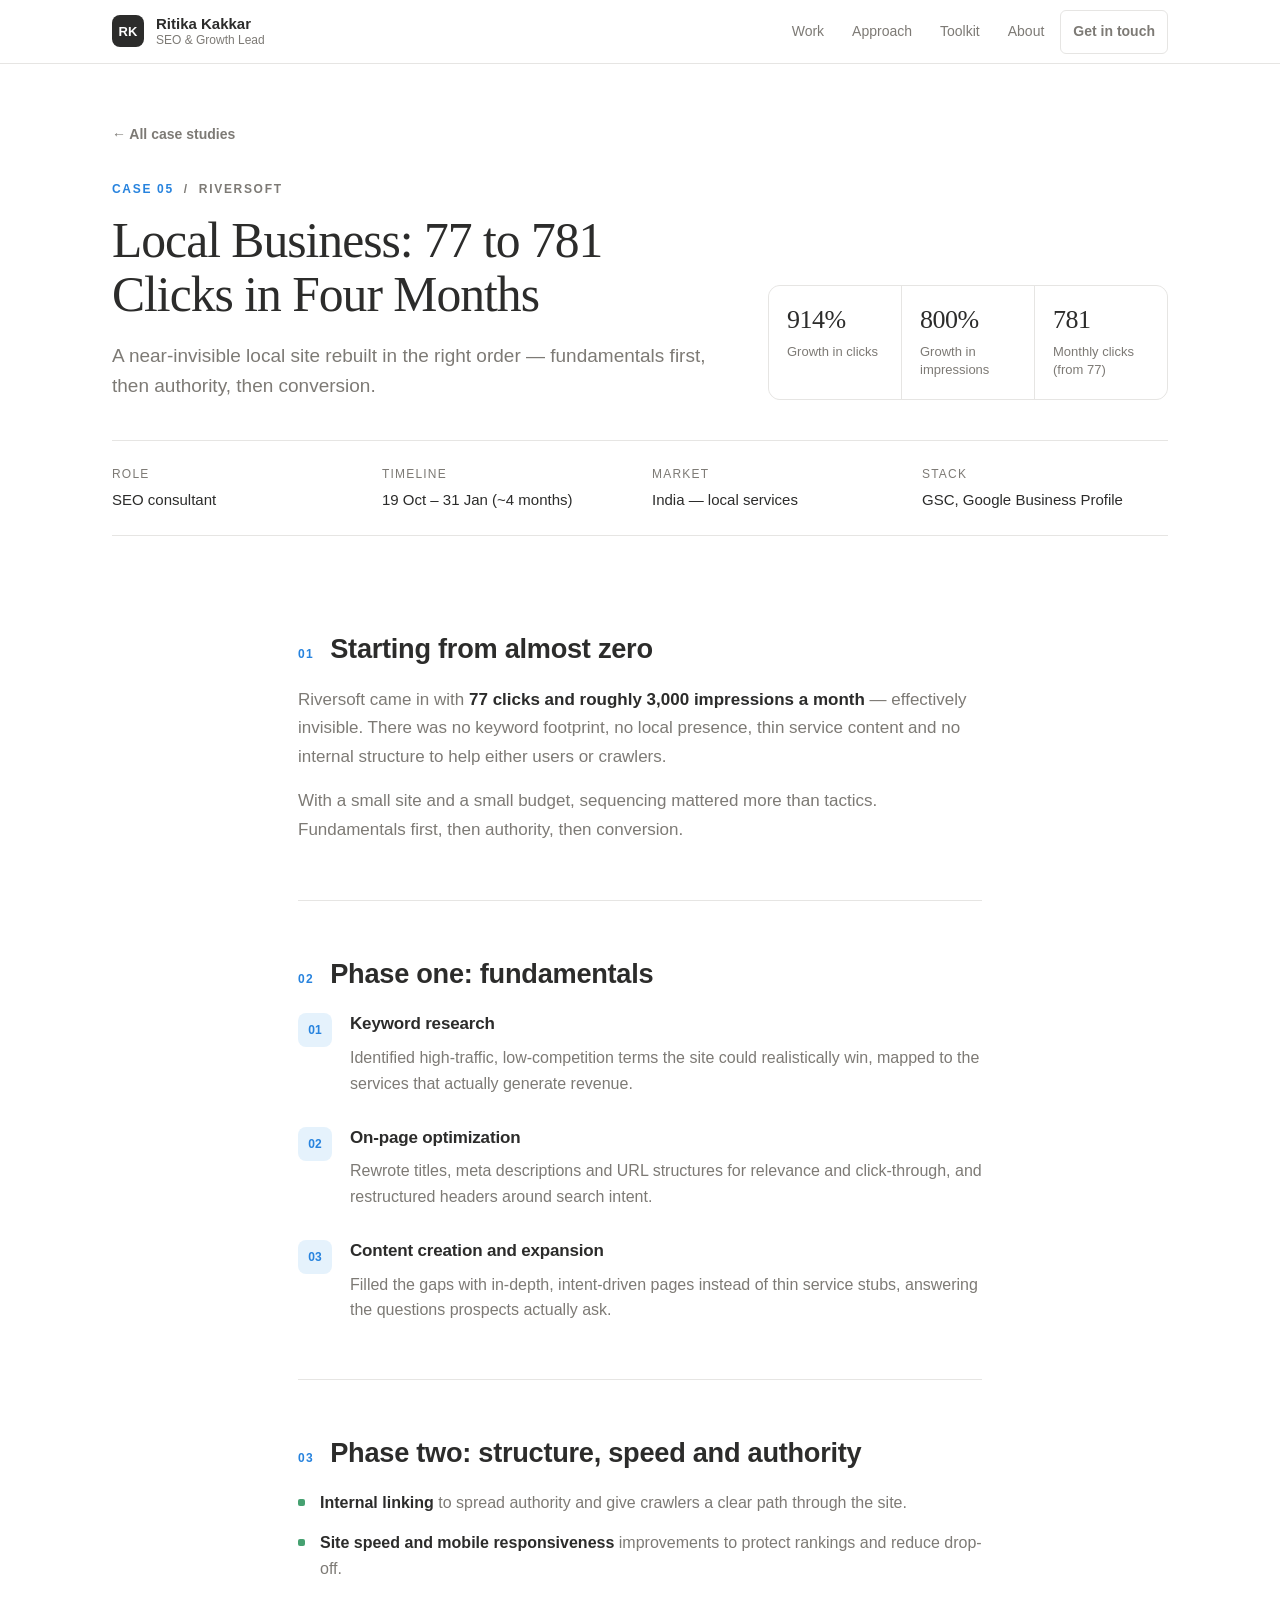
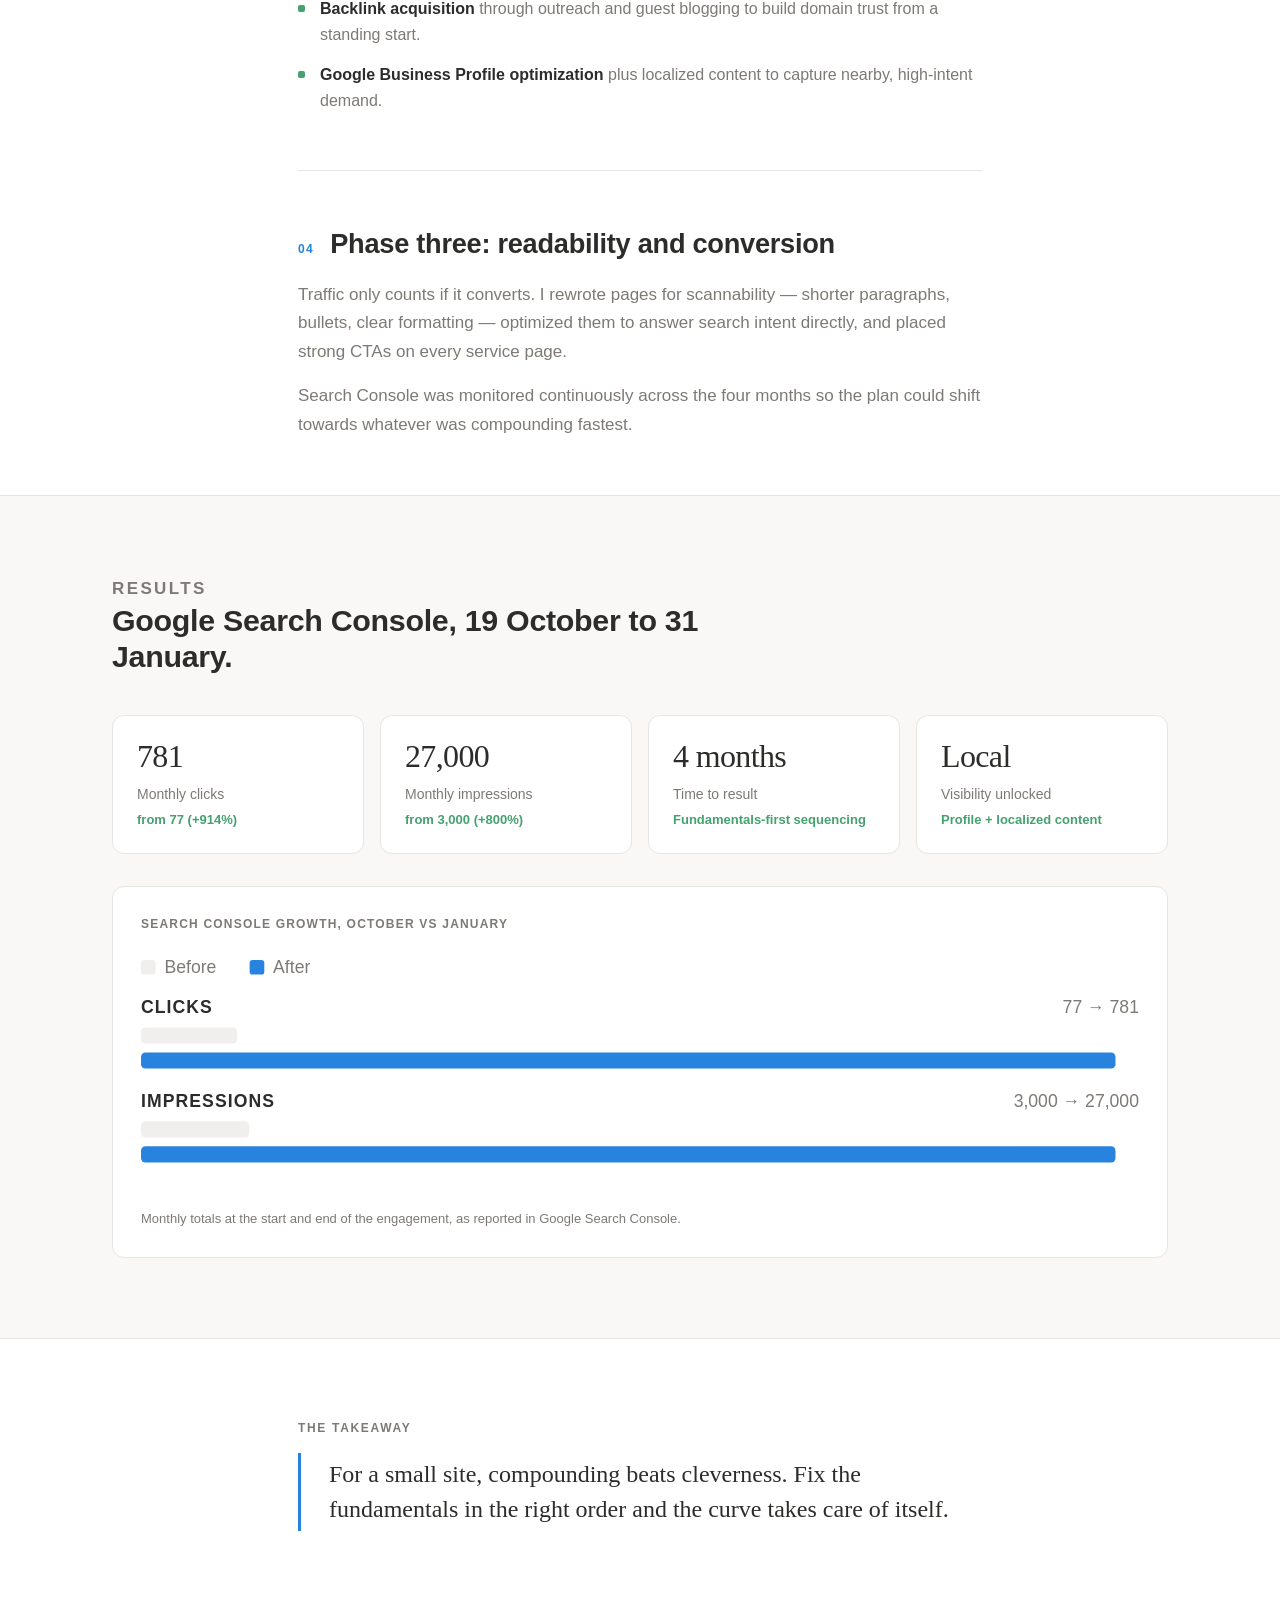
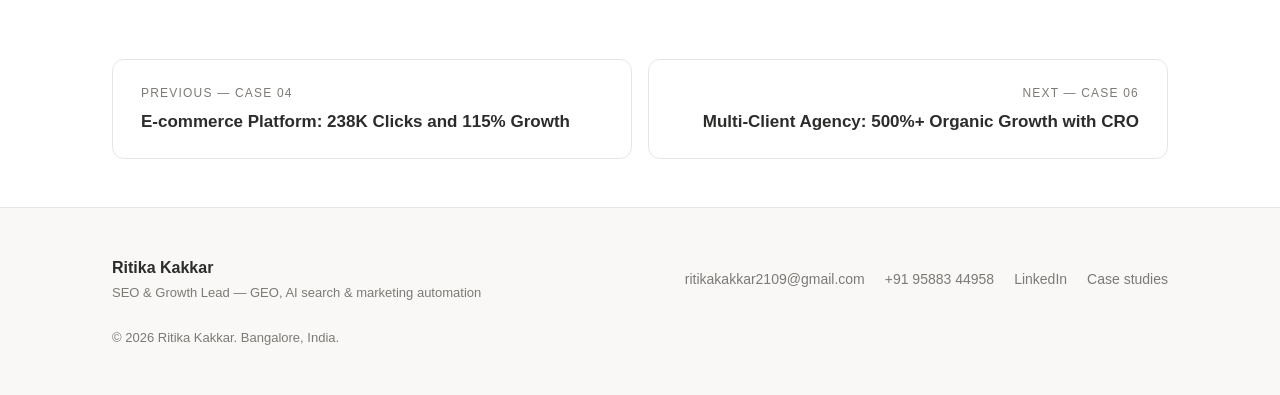
<file: case-05-riversoft-local-business.html>
<!doctype html>
<html lang="en">
<head>
<meta charset="utf-8">
<meta name="viewport" content="width=device-width, initial-scale=1">
<title>Local Business: 77 to 781 Clicks in Four Months | Ritika Kakkar</title>
<meta name="description" content="A near-invisible local site rebuilt in the right order — fundamentals first, then authority, then conversion.">
<meta name="author" content="Ritika Kakkar">
<meta property="og:title" content="Local Business: 77 to 781 Clicks in Four Months | Ritika Kakkar">
<meta property="og:description" content="A near-invisible local site rebuilt in the right order — fundamentals first, then authority, then conversion.">
<meta property="og:type" content="website">
<meta name="twitter:card" content="summary_large_image">
<link rel="icon" href="data:image/svg+xml,%3Csvg xmlns='http://www.w3.org/2000/svg' viewBox='0 0 32 32'%3E%3Crect width='32' height='32' rx='8' fill='%232C2C2B'/%3E%3Ctext x='16' y='21' font-family='Georgia,serif' font-size='13' fill='%23ffffff' text-anchor='middle'%3ERK%3C/text%3E%3C/svg%3E">
<link rel="stylesheet" href="assets/style.css">
<script type="application/ld+json">
{
  "@context": "https://schema.org",
  "@type": "Article",
  "headline": "Local Business: 77 to 781 Clicks in Four Months - Riversoft",
  "description": "A near-invisible local site rebuilt in the right order — fundamentals first, then authority, then conversion.",
  "author": {
    "@type": "Person",
    "name": "Ritika Kakkar"
  },
  "about": "Riversoft",
  "keywords": [
    "Local SEO",
    "Google Business Profile",
    "Link building",
    "Site speed"
  ]
}
</script>
</head>
<body>
<header class="site-header">
  <div class="wrap">
    <a class="brand" href="index.html">
      <span class="mark" aria-hidden="true">RK</span>
      <span class="brand-name">Ritika Kakkar<small>SEO &amp; Growth Lead</small></span>
    </a>
    <button class="nav-toggle" type="button" aria-expanded="false" aria-controls="site-nav" aria-label="Toggle navigation">
      <svg width="18" height="14" viewBox="0 0 18 14" aria-hidden="true"><path d="M0 1h18M0 7h18M0 13h18" stroke="currentColor" stroke-width="1.6"/></svg>
    </button>
    <nav class="nav" id="site-nav" aria-label="Primary">
      <a href="index.html#work">Work</a>
      <a href="index.html#approach">Approach</a>
      <a href="index.html#toolkit">Toolkit</a>
      <a href="index.html#about">About</a>
      <a class="btn btn-sm" href="mailto:ritikakakkar2109@gmail.com">Get in touch</a>
    </nav>
  </div>
</header>
<main>
  <section class="case-hero">
    <div class="wrap">
      <a class="back-link" href="index.html#work">&#8592; All case studies</a>
      <div class="case-hero-grid mt-24">
        <div>
          <p class="eyebrow"><span class="num">Case 05</span> &nbsp;/&nbsp; Riversoft</p>
          <h1 class="case-title">Local Business: 77 to 781 Clicks in Four Months</h1>
          <p class="case-kicker">A near-invisible local site rebuilt in the right order &mdash; fundamentals first, then authority, then conversion.</p>
        </div>
        <div class="headline-metrics"><div><b>914%</b><span>Growth in clicks</span></div><div><b>800%</b><span>Growth in impressions</span></div><div><b>781</b><span>Monthly clicks (from 77)</span></div></div>
      </div>
      <dl class="meta-bar mt-40"><div><dt>Role</dt><dd>SEO consultant</dd></div><div><dt>Timeline</dt><dd>19 Oct &ndash; 31 Jan (~4 months)</dd></div><div><dt>Market</dt><dd>India &mdash; local services</dd></div><div><dt>Stack</dt><dd>GSC, Google Business Profile</dd></div></dl>
    </div>
  </section>

  <div class="wrap narrow"><section class="chapter reveal"><div class="chapter-head"><span class="n">01</span><h2>Starting from almost zero</h2></div><p>Riversoft came in with <strong>77 clicks and roughly 3,000 impressions a month</strong> &mdash; effectively invisible. There was no keyword footprint, no local presence, thin service content and no internal structure to help either users or crawlers.</p><p>With a small site and a small budget, sequencing mattered more than tactics. Fundamentals first, then authority, then conversion.</p></section><section class="chapter reveal"><div class="chapter-head"><span class="n">02</span><h2>Phase one: fundamentals</h2></div><ol class="steps-num"><li><h3>Keyword research</h3><p>Identified high-traffic, low-competition terms the site could realistically win, mapped to the services that actually generate revenue.</p></li><li><h3>On-page optimization</h3><p>Rewrote titles, meta descriptions and URL structures for relevance and click-through, and restructured headers around search intent.</p></li><li><h3>Content creation and expansion</h3><p>Filled the gaps with in-depth, intent-driven pages instead of thin service stubs, answering the questions prospects actually ask.</p></li></ol></section><section class="chapter reveal"><div class="chapter-head"><span class="n">03</span><h2>Phase two: structure, speed and authority</h2></div><ul class="list checks"><li><strong>Internal linking</strong> to spread authority and give crawlers a clear path through the site.</li><li><strong>Site speed and mobile responsiveness</strong> improvements to protect rankings and reduce drop-off.</li><li><strong>Backlink acquisition</strong> through outreach and guest blogging to build domain trust from a standing start.</li><li><strong>Google Business Profile optimization</strong> plus localized content to capture nearby, high-intent demand.</li></ul></section><section class="chapter reveal"><div class="chapter-head"><span class="n">04</span><h2>Phase three: readability and conversion</h2></div><p>Traffic only counts if it converts. I rewrote pages for scannability &mdash; shorter paragraphs, bullets, clear formatting &mdash; optimized them to answer search intent directly, and placed strong CTAs on every service page.</p><p>Search Console was monitored continuously across the four months so the plan could shift towards whatever was compounding fastest.</p></section></div>

  <section class="band section">
    <div class="wrap">
      <div class="section-head">
        <p class="eyebrow">Results</p>
        <h2 class="section-title">Google Search Console, 19 October to 31 January.</h2>
      </div>
      <div class="metric-grid"><div class="metric"><b>781</b><span>Monthly clicks</span><small>from 77 (+914%)</small></div><div class="metric"><b>27,000</b><span>Monthly impressions</span><small>from 3,000 (+800%)</small></div><div class="metric"><b>4 months</b><span>Time to result</span><small>Fundamentals-first sequencing</small></div><div class="metric"><b>Local</b><span>Visibility unlocked</span><small>Profile + localized content</small></div></div>
      <figure class="figure"><div class="figure-title">Search Console growth, October vs January</div><svg viewBox="0 0 680 158" role="img" aria-label="Search Console growth, October vs January" font-family="inherit"><title>Search Console growth, October vs January</title><rect x="0" y="2" width="10" height="10" rx="2" fill="var(--surface-2)"></rect><text x="16" y="11" font-size="12" fill="var(--text-2)">Before</text><rect x="74" y="2" width="10" height="10" rx="2" fill="var(--blue)"></rect><text x="90" y="11" font-size="12" fill="var(--text-2)">After</text><text x="0" y="38" font-size="12" font-weight="600" letter-spacing="0.06em" fill="var(--text)">CLICKS</text><text x="680" y="38" font-size="12" text-anchor="end" fill="var(--text-2)">77 &#8594; 781</text><rect x="0" y="48" width="65.5" height="11" rx="3" fill="var(--surface-2)"></rect><rect x="0" y="65" width="664.0" height="11" rx="3" fill="var(--blue)"></rect><text x="0" y="102" font-size="12" font-weight="600" letter-spacing="0.06em" fill="var(--text)">IMPRESSIONS</text><text x="680" y="102" font-size="12" text-anchor="end" fill="var(--text-2)">3,000 &#8594; 27,000</text><rect x="0" y="112" width="73.8" height="11" rx="3" fill="var(--surface-2)"></rect><rect x="0" y="129" width="664.0" height="11" rx="3" fill="var(--blue)"></rect></svg><figcaption>Monthly totals at the start and end of the engagement, as reported in Google Search Console.</figcaption></figure>
    </div>
  </section>

  <section class="section">
    <div class="wrap narrow">
      <p class="eyebrow">The takeaway</p>
      <blockquote class="quote"><p>For a small site, compounding beats cleverness. Fix the fundamentals in the right order and the curve takes care of itself.</p></blockquote>
    </div>
  </section>

  <section class="section-sm">
    <div class="wrap">
      <div class="case-nav"><a href="case-04-eleczo-ecommerce-platform.html"><span>Previous &mdash; case 04</span><b>E-commerce Platform: 238K Clicks and 115% Growth</b></a><a class="next" href="case-06-brandshark-multi-client-agency.html"><span>Next &mdash; case 06</span><b>Multi-Client Agency: 500%+ Organic Growth with CRO</b></a></div>
    </div>
  </section>
</main>
<footer class="site-footer">
  <div class="wrap footer-grid">
    <div>
      <b>Ritika Kakkar</b>
      <div><small>SEO &amp; Growth Lead &mdash; GEO, AI search &amp; marketing automation</small></div>
    </div>
    <div class="footer-links">
      <a href="mailto:ritikakakkar2109@gmail.com">ritikakakkar2109@gmail.com</a>
      <a href="tel:+919588344958">+91 95883 44958</a>
      <a href="https://www.linkedin.com/in/ritikakakkar09/" target="_blank" rel="noopener">LinkedIn</a>
      <a href="index.html#work">Case studies</a>
    </div>
    <small>&copy; <span data-year="">2026</span> Ritika Kakkar. Bangalore, India.</small>
  </div>
</footer>
<script src="assets/main.js"></script>
</body>
</html>
</file>
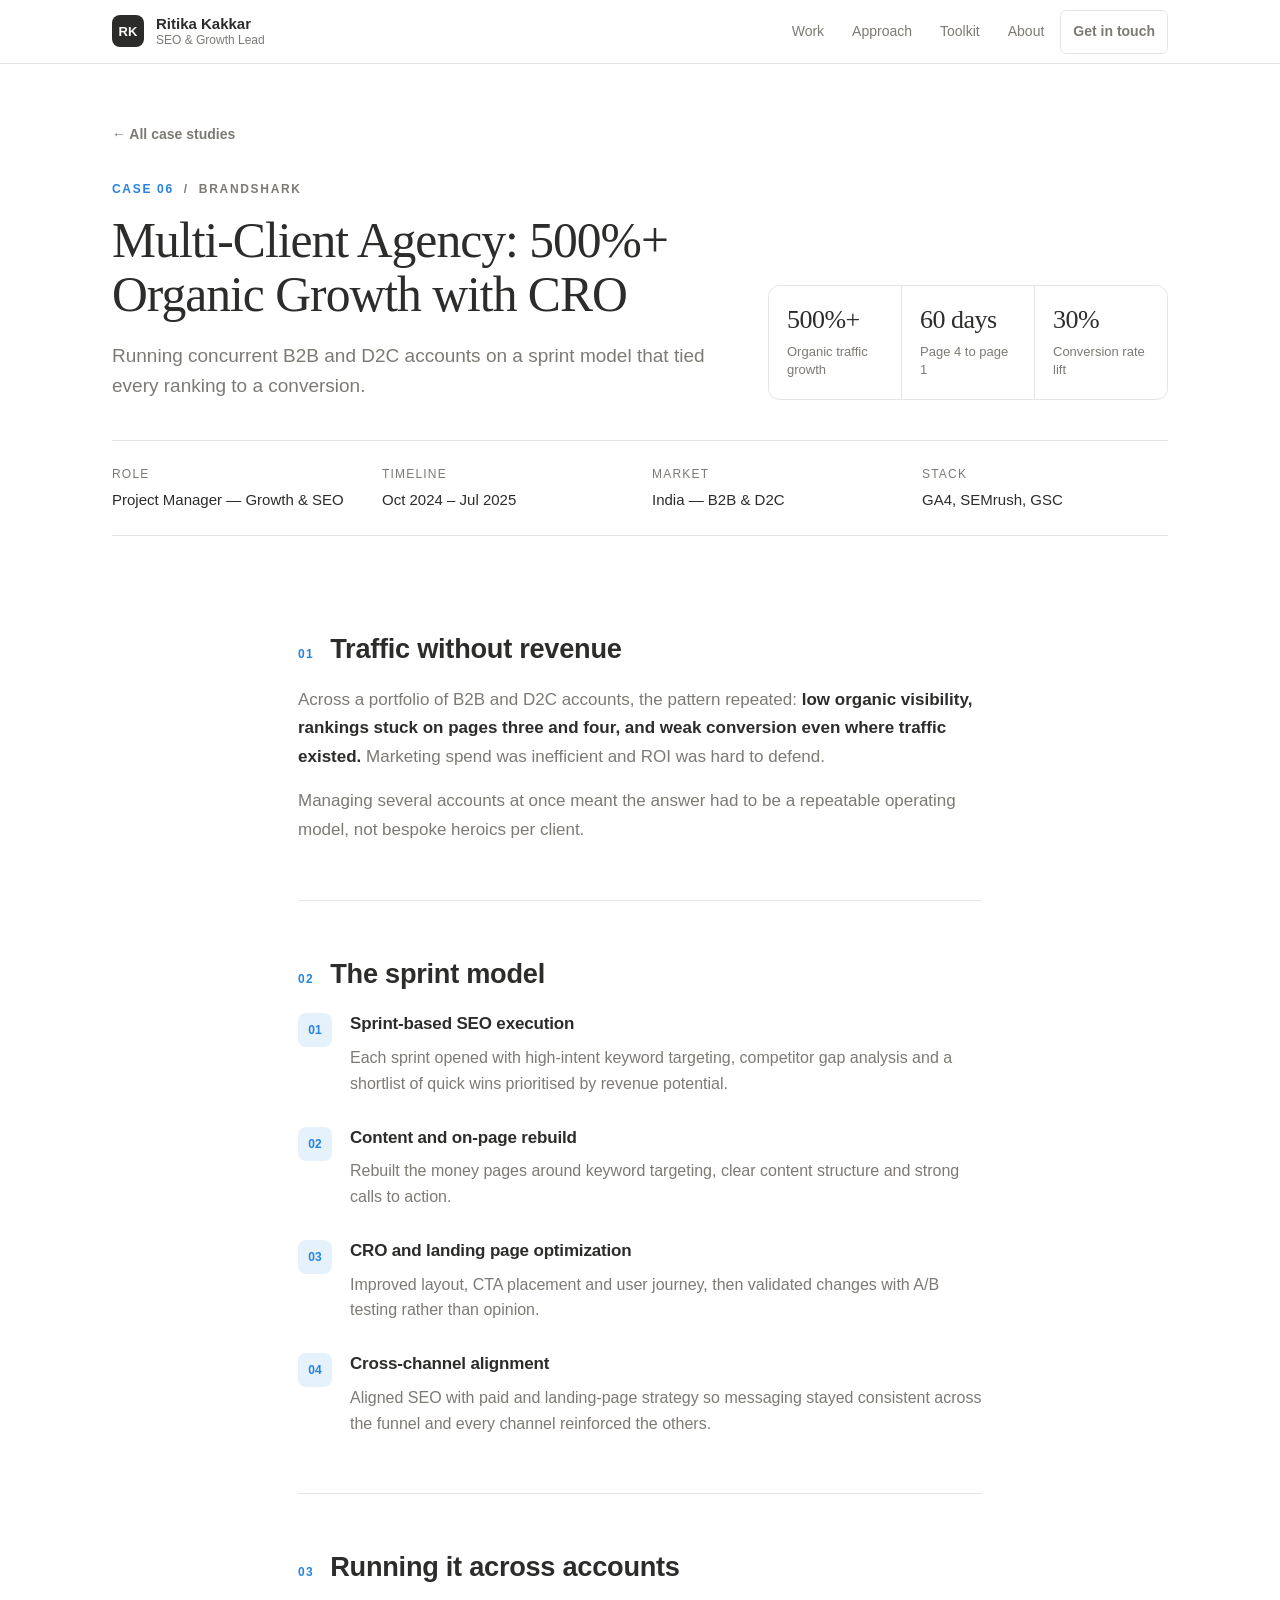
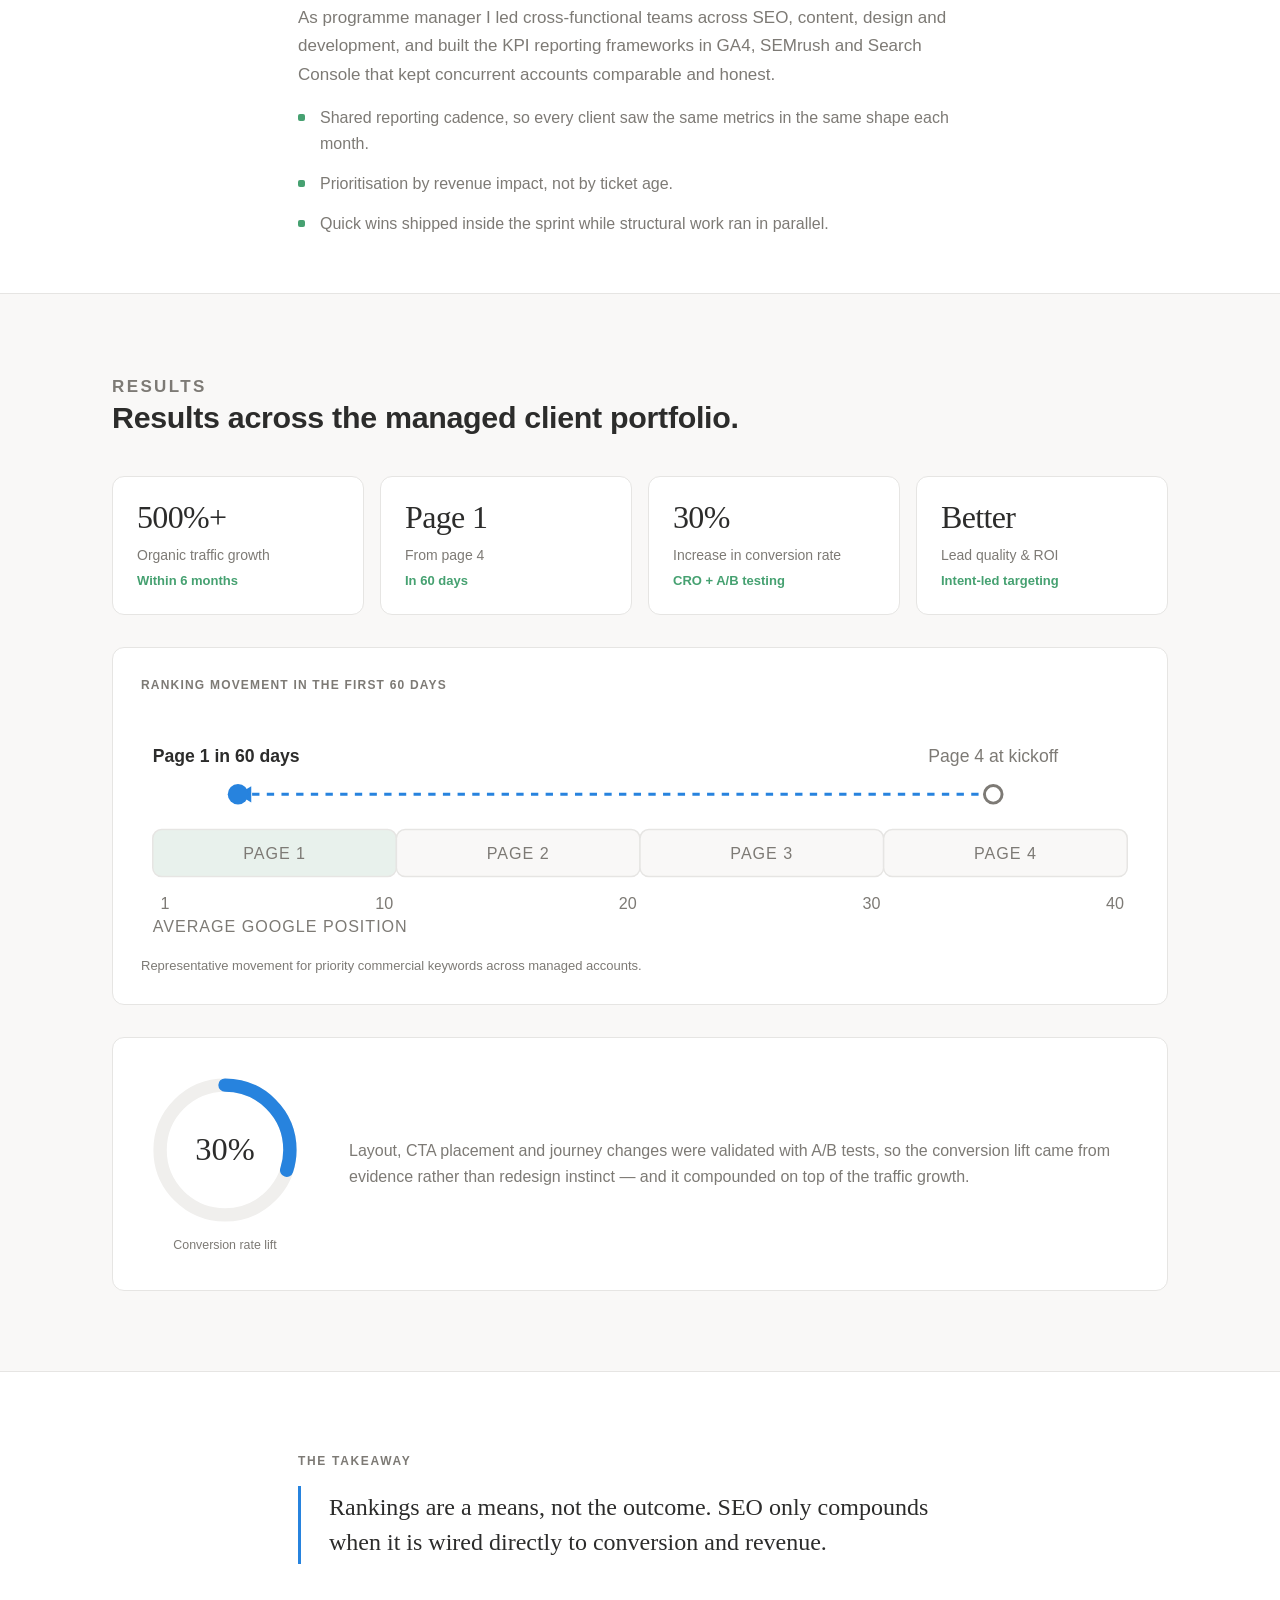
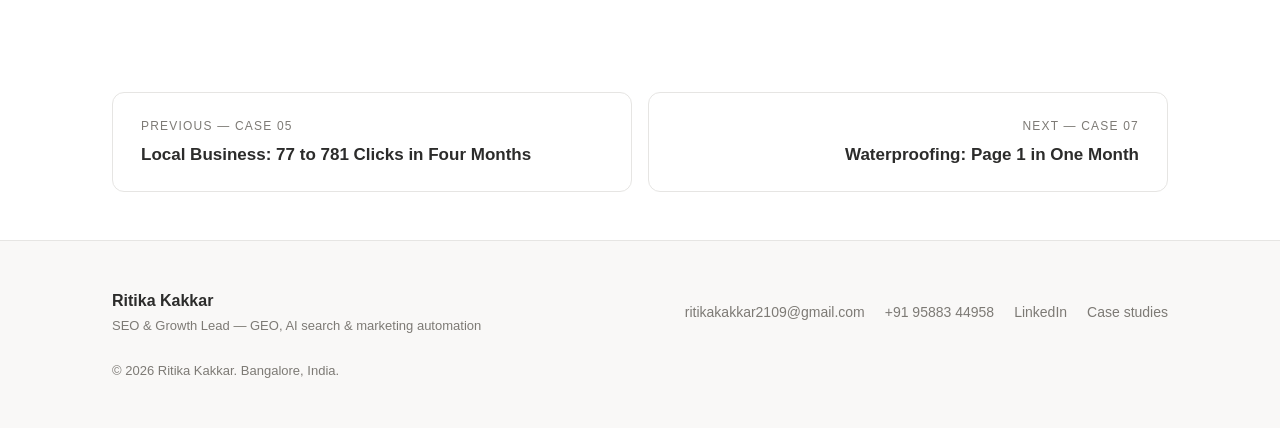
<file: case-06-brandshark-multi-client-agency.html>
<!doctype html>
<html lang="en">
<head>
<meta charset="utf-8">
<meta name="viewport" content="width=device-width, initial-scale=1">
<title>Multi-Client Agency: 500%+ Organic Growth with CRO | Ritika Kakkar</title>
<meta name="description" content="Running concurrent B2B and D2C accounts on a sprint model that tied every ranking to a conversion.">
<meta name="author" content="Ritika Kakkar">
<meta property="og:title" content="Multi-Client Agency: 500%+ Organic Growth with CRO | Ritika Kakkar">
<meta property="og:description" content="Running concurrent B2B and D2C accounts on a sprint model that tied every ranking to a conversion.">
<meta property="og:type" content="website">
<meta name="twitter:card" content="summary_large_image">
<link rel="icon" href="data:image/svg+xml,%3Csvg xmlns='http://www.w3.org/2000/svg' viewBox='0 0 32 32'%3E%3Crect width='32' height='32' rx='8' fill='%232C2C2B'/%3E%3Ctext x='16' y='21' font-family='Georgia,serif' font-size='13' fill='%23ffffff' text-anchor='middle'%3ERK%3C/text%3E%3C/svg%3E">
<link rel="stylesheet" href="assets/style.css">
<script type="application/ld+json">
{
  "@context": "https://schema.org",
  "@type": "Article",
  "headline": "Multi-Client Agency: 500%+ Organic Growth with CRO - Brandshark",
  "description": "Running concurrent B2B and D2C accounts on a sprint model that tied every ranking to a conversion.",
  "author": {
    "@type": "Person",
    "name": "Ritika Kakkar"
  },
  "about": "Brandshark",
  "keywords": [
    "Programme management",
    "CRO",
    "A/B testing",
    "Cross-channel"
  ]
}
</script>
</head>
<body>
<header class="site-header">
  <div class="wrap">
    <a class="brand" href="index.html">
      <span class="mark" aria-hidden="true">RK</span>
      <span class="brand-name">Ritika Kakkar<small>SEO &amp; Growth Lead</small></span>
    </a>
    <button class="nav-toggle" type="button" aria-expanded="false" aria-controls="site-nav" aria-label="Toggle navigation">
      <svg width="18" height="14" viewBox="0 0 18 14" aria-hidden="true"><path d="M0 1h18M0 7h18M0 13h18" stroke="currentColor" stroke-width="1.6"/></svg>
    </button>
    <nav class="nav" id="site-nav" aria-label="Primary">
      <a href="index.html#work">Work</a>
      <a href="index.html#approach">Approach</a>
      <a href="index.html#toolkit">Toolkit</a>
      <a href="index.html#about">About</a>
      <a class="btn btn-sm" href="mailto:ritikakakkar2109@gmail.com">Get in touch</a>
    </nav>
  </div>
</header>
<main>
  <section class="case-hero">
    <div class="wrap">
      <a class="back-link" href="index.html#work">&#8592; All case studies</a>
      <div class="case-hero-grid mt-24">
        <div>
          <p class="eyebrow"><span class="num">Case 06</span> &nbsp;/&nbsp; Brandshark</p>
          <h1 class="case-title">Multi-Client Agency: 500%+ Organic Growth with CRO</h1>
          <p class="case-kicker">Running concurrent B2B and D2C accounts on a sprint model that tied every ranking to a conversion.</p>
        </div>
        <div class="headline-metrics"><div><b>500%+</b><span>Organic traffic growth</span></div><div><b>60 days</b><span>Page 4 to page 1</span></div><div><b>30%</b><span>Conversion rate lift</span></div></div>
      </div>
      <dl class="meta-bar mt-40"><div><dt>Role</dt><dd>Project Manager &mdash; Growth &amp; SEO</dd></div><div><dt>Timeline</dt><dd>Oct 2024 &ndash; Jul 2025</dd></div><div><dt>Market</dt><dd>India &mdash; B2B &amp; D2C</dd></div><div><dt>Stack</dt><dd>GA4, SEMrush, GSC</dd></div></dl>
    </div>
  </section>

  <div class="wrap narrow"><section class="chapter reveal"><div class="chapter-head"><span class="n">01</span><h2>Traffic without revenue</h2></div><p>Across a portfolio of B2B and D2C accounts, the pattern repeated: <strong>low organic visibility, rankings stuck on pages three and four, and weak conversion even where traffic existed.</strong> Marketing spend was inefficient and ROI was hard to defend.</p><p>Managing several accounts at once meant the answer had to be a repeatable operating model, not bespoke heroics per client.</p></section><section class="chapter reveal"><div class="chapter-head"><span class="n">02</span><h2>The sprint model</h2></div><ol class="steps-num"><li><h3>Sprint-based SEO execution</h3><p>Each sprint opened with high-intent keyword targeting, competitor gap analysis and a shortlist of quick wins prioritised by revenue potential.</p></li><li><h3>Content and on-page rebuild</h3><p>Rebuilt the money pages around keyword targeting, clear content structure and strong calls to action.</p></li><li><h3>CRO and landing page optimization</h3><p>Improved layout, CTA placement and user journey, then validated changes with A/B testing rather than opinion.</p></li><li><h3>Cross-channel alignment</h3><p>Aligned SEO with paid and landing-page strategy so messaging stayed consistent across the funnel and every channel reinforced the others.</p></li></ol></section><section class="chapter reveal"><div class="chapter-head"><span class="n">03</span><h2>Running it across accounts</h2></div><p>As programme manager I led cross-functional teams across SEO, content, design and development, and built the KPI reporting frameworks in GA4, SEMrush and Search Console that kept concurrent accounts comparable and honest.</p><ul class="list checks"><li>Shared reporting cadence, so every client saw the same metrics in the same shape each month.</li><li>Prioritisation by revenue impact, not by ticket age.</li><li>Quick wins shipped inside the sprint while structural work ran in parallel.</li></ul></section></div>

  <section class="band section">
    <div class="wrap">
      <div class="section-head">
        <p class="eyebrow">Results</p>
        <h2 class="section-title">Results across the managed client portfolio.</h2>
      </div>
      <div class="metric-grid"><div class="metric"><b>500%+</b><span>Organic traffic growth</span><small>Within 6 months</small></div><div class="metric"><b>Page 1</b><span>From page 4</span><small>In 60 days</small></div><div class="metric"><b>30%</b><span>Increase in conversion rate</span><small>CRO + A/B testing</small></div><div class="metric"><b>Better</b><span>Lead quality &amp; ROI</span><small>Intent-led targeting</small></div></div>
      <figure class="figure"><div class="figure-title">Ranking movement in the first 60 days</div><svg viewBox="0 0 680 148" role="img" aria-label="Ranking movement in the first 60 days" font-family="inherit"><title>Ranking movement in the first 60 days</title><rect x="8.0" y="76" width="166.0" height="32" rx="6" fill="var(--green-soft)" stroke="var(--border)"></rect><text x="91.0" y="96" text-anchor="middle" font-size="11" letter-spacing="0.06em" fill="var(--text-2)">PAGE 1</text><rect x="174.0" y="76" width="166.0" height="32" rx="6" fill="var(--soft)" stroke="var(--border)"></rect><text x="257.0" y="96" text-anchor="middle" font-size="11" letter-spacing="0.06em" fill="var(--text-2)">PAGE 2</text><rect x="340.0" y="76" width="166.0" height="32" rx="6" fill="var(--soft)" stroke="var(--border)"></rect><text x="423.0" y="96" text-anchor="middle" font-size="11" letter-spacing="0.06em" fill="var(--text-2)">PAGE 3</text><rect x="506.0" y="76" width="166.0" height="32" rx="6" fill="var(--soft)" stroke="var(--border)"></rect><text x="589.0" y="96" text-anchor="middle" font-size="11" letter-spacing="0.06em" fill="var(--text-2)">PAGE 4</text><line x1="580.7" y1="52" x2="66.1" y2="52" stroke="var(--blue)" stroke-width="2" stroke-dasharray="5 5"></line><path d="M 66.1 52 l 9.0 -5.5 l 0 11 z" fill="var(--blue)"></path><circle cx="580.7" cy="52" r="6" fill="var(--canvas)" stroke="var(--text-2)" stroke-width="2"></circle><circle cx="66.1" cy="52" r="7" fill="var(--blue)"></circle><text x="580.7" y="30" text-anchor="middle" font-size="12" font-weight="400" fill="var(--text-2)">Page 4 at kickoff</text><text x="8.0" y="30" text-anchor="start" font-size="12" font-weight="700" fill="var(--text)">Page 1 in 60 days</text><text x="16.3" y="130" text-anchor="middle" font-size="11" fill="var(--text-2)">1</text><text x="165.7" y="130" text-anchor="middle" font-size="11" fill="var(--text-2)">10</text><text x="331.7" y="130" text-anchor="middle" font-size="11" fill="var(--text-2)">20</text><text x="497.7" y="130" text-anchor="middle" font-size="11" fill="var(--text-2)">30</text><text x="663.7" y="130" text-anchor="middle" font-size="11" fill="var(--text-2)">40</text><text x="8" y="146" font-size="11" letter-spacing="0.06em" fill="var(--text-2)">AVERAGE GOOGLE POSITION</text></svg><figcaption>Representative movement for priority commercial keywords across managed accounts.</figcaption></figure><figure class="figure"><div class="rings"><svg class="svg-ring" viewBox="0 0 176 206" role="img" aria-label="30% Conversion rate lift" font-family="inherit">
<title>30% Conversion rate lift</title>
<circle cx="88" cy="88" r="68" fill="none" stroke="var(--surface-2)" stroke-width="14"></circle>
<circle cx="88" cy="88" r="68" fill="none" stroke="var(--blue)" stroke-width="14" stroke-linecap="round" stroke-dasharray="128.2 427.3" transform="rotate(-90 88 88)"></circle>
<text x="88" y="99" text-anchor="middle" font-family="Georgia, serif" font-size="34" fill="var(--text)">30%</text>
<text x="88" y="192" text-anchor="middle" font-size="13" fill="var(--text-2)">Conversion rate lift</text>
</svg><div class="ring-copy"><p>Layout, CTA placement and journey changes were validated with A/B tests, so the conversion lift came from evidence rather than redesign instinct &mdash; and it compounded on top of the traffic growth.</p></div></div></figure>
    </div>
  </section>

  <section class="section">
    <div class="wrap narrow">
      <p class="eyebrow">The takeaway</p>
      <blockquote class="quote"><p>Rankings are a means, not the outcome. SEO only compounds when it is wired directly to conversion and revenue.</p></blockquote>
    </div>
  </section>

  <section class="section-sm">
    <div class="wrap">
      <div class="case-nav"><a href="case-05-riversoft-local-business.html"><span>Previous &mdash; case 05</span><b>Local Business: 77 to 781 Clicks in Four Months</b></a><a class="next" href="case-07-sunanda-global-waterproofing.html"><span>Next &mdash; case 07</span><b>Waterproofing: Page 1 in One Month</b></a></div>
    </div>
  </section>
</main>
<footer class="site-footer">
  <div class="wrap footer-grid">
    <div>
      <b>Ritika Kakkar</b>
      <div><small>SEO &amp; Growth Lead &mdash; GEO, AI search &amp; marketing automation</small></div>
    </div>
    <div class="footer-links">
      <a href="mailto:ritikakakkar2109@gmail.com">ritikakakkar2109@gmail.com</a>
      <a href="tel:+919588344958">+91 95883 44958</a>
      <a href="https://www.linkedin.com/in/ritikakakkar09/" target="_blank" rel="noopener">LinkedIn</a>
      <a href="index.html#work">Case studies</a>
    </div>
    <small>&copy; <span data-year="">2026</span> Ritika Kakkar. Bangalore, India.</small>
  </div>
</footer>
<script src="assets/main.js"></script>
</body>
</html>
</file>
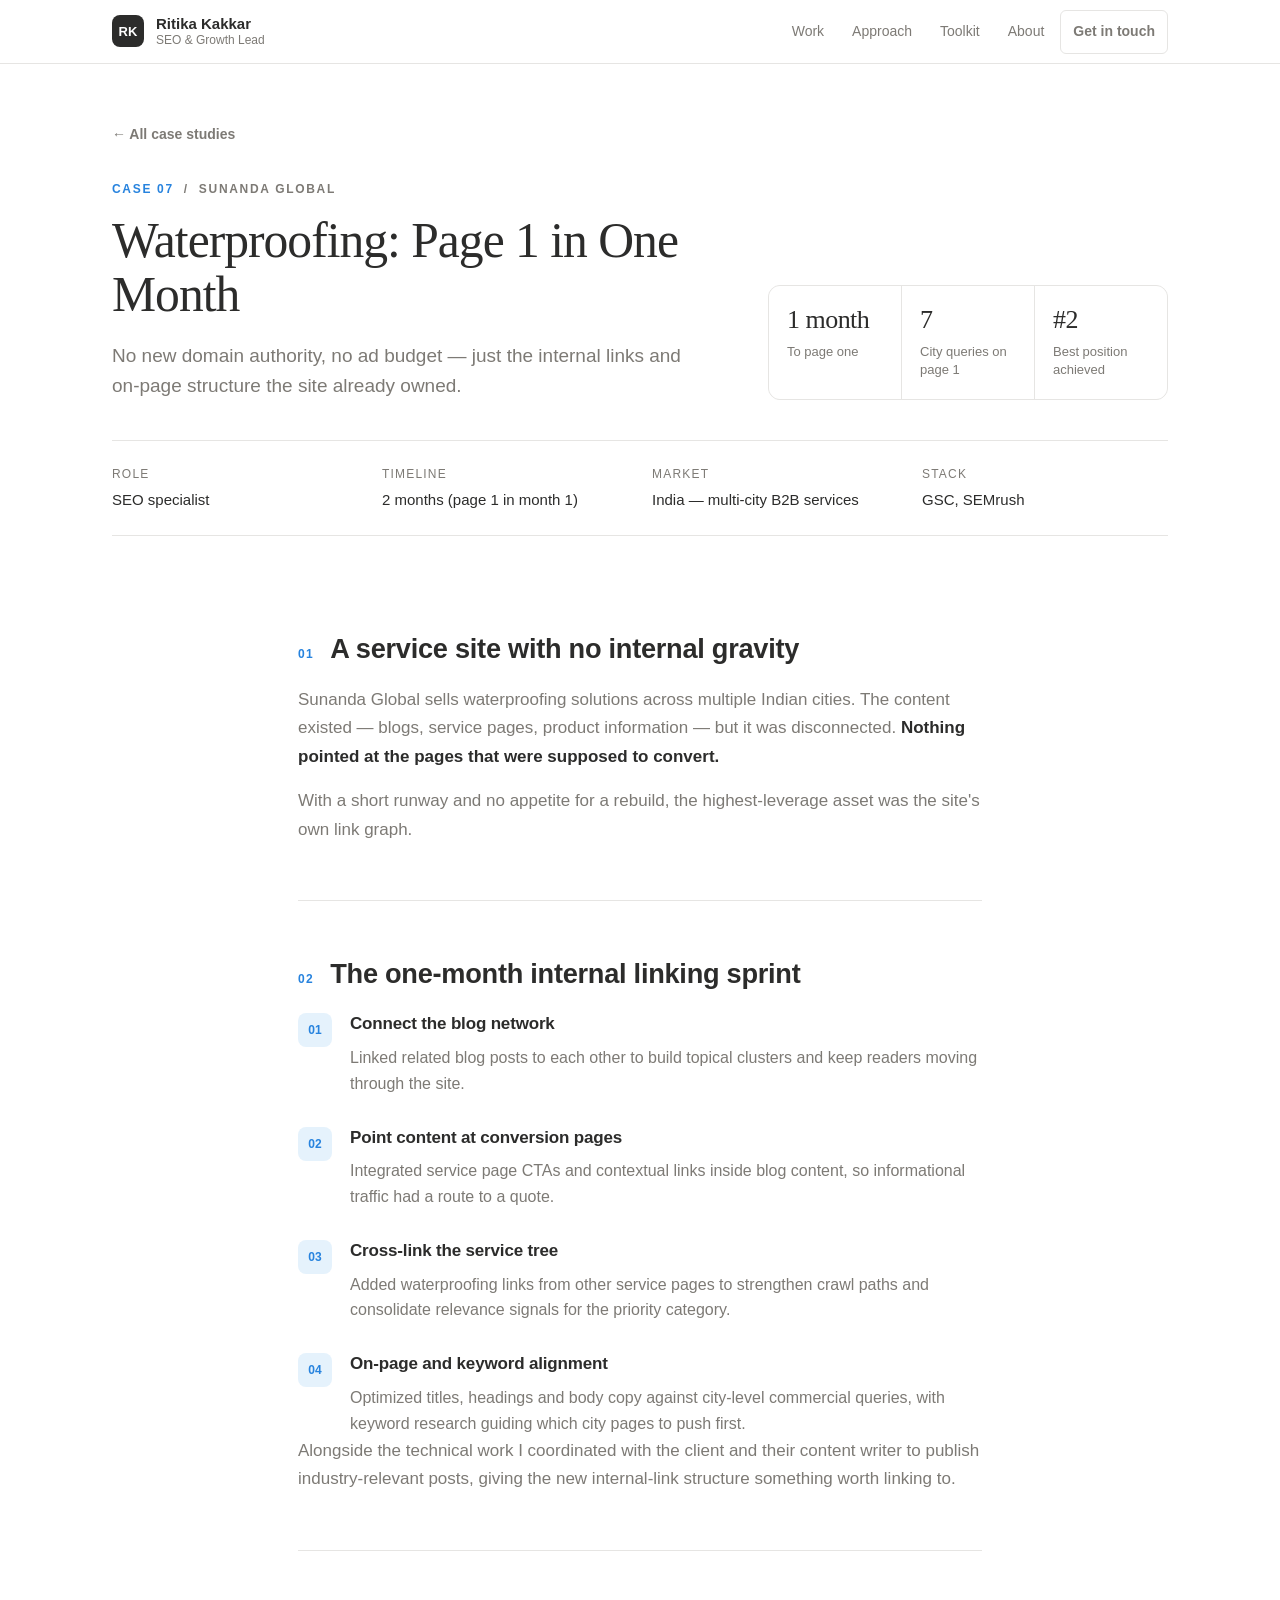
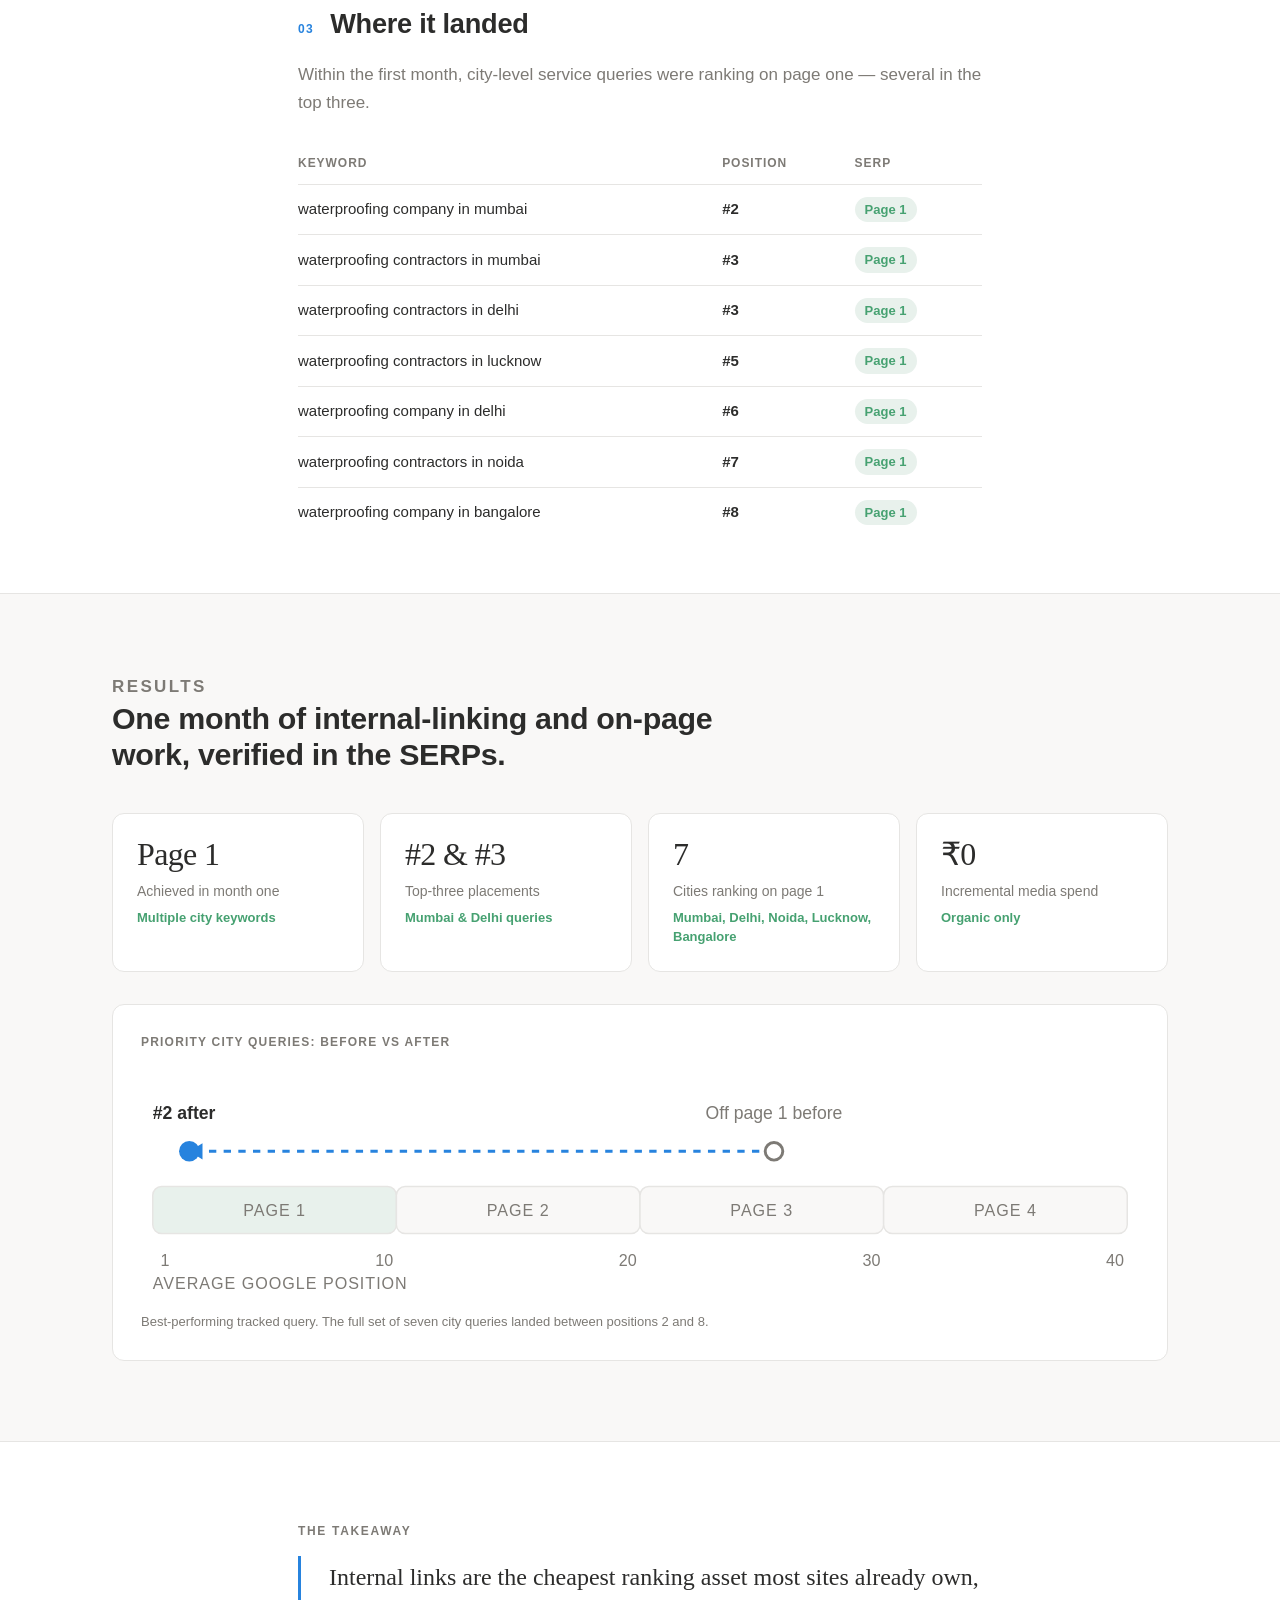
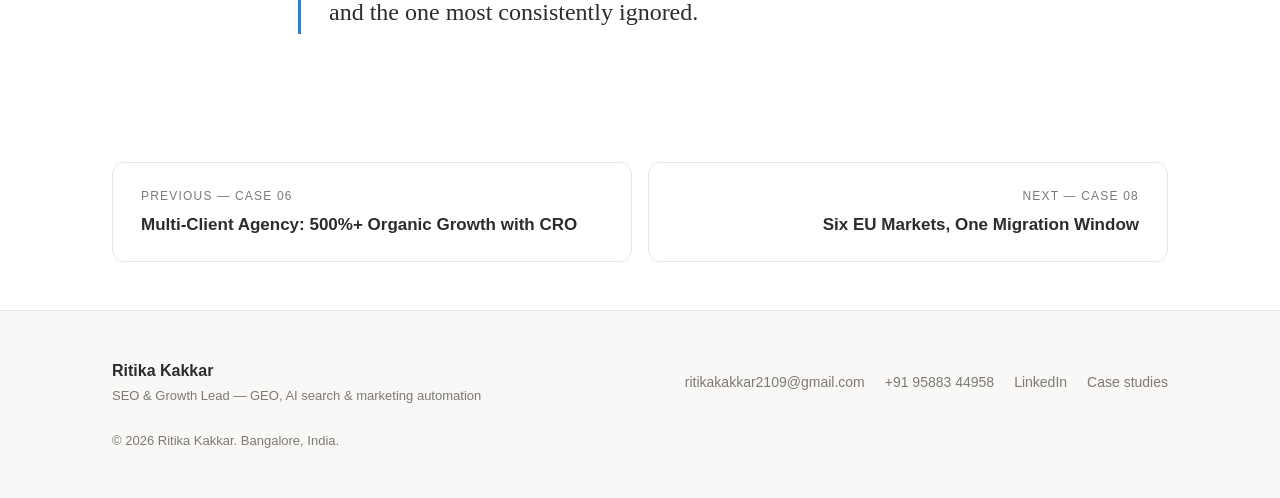
<file: case-07-sunanda-global-waterproofing.html>
<!doctype html>
<html lang="en">
<head>
<meta charset="utf-8">
<meta name="viewport" content="width=device-width, initial-scale=1">
<title>Waterproofing: Page 1 in One Month | Ritika Kakkar</title>
<meta name="description" content="No new domain authority, no ad budget — just the internal links and on-page structure the site already owned.">
<meta name="author" content="Ritika Kakkar">
<meta property="og:title" content="Waterproofing: Page 1 in One Month | Ritika Kakkar">
<meta property="og:description" content="No new domain authority, no ad budget — just the internal links and on-page structure the site already owned.">
<meta property="og:type" content="website">
<meta name="twitter:card" content="summary_large_image">
<link rel="icon" href="data:image/svg+xml,%3Csvg xmlns='http://www.w3.org/2000/svg' viewBox='0 0 32 32'%3E%3Crect width='32' height='32' rx='8' fill='%232C2C2B'/%3E%3Ctext x='16' y='21' font-family='Georgia,serif' font-size='13' fill='%23ffffff' text-anchor='middle'%3ERK%3C/text%3E%3C/svg%3E">
<link rel="stylesheet" href="assets/style.css">
<script type="application/ld+json">
{
  "@context": "https://schema.org",
  "@type": "Article",
  "headline": "Waterproofing: Page 1 in One Month - Sunanda Global",
  "description": "No new domain authority, no ad budget — just the internal links and on-page structure the site already owned.",
  "author": {
    "@type": "Person",
    "name": "Ritika Kakkar"
  },
  "about": "Sunanda Global",
  "keywords": [
    "Internal linking",
    "On-page SEO",
    "Local intent",
    "Content ops"
  ]
}
</script>
</head>
<body>
<header class="site-header">
  <div class="wrap">
    <a class="brand" href="index.html">
      <span class="mark" aria-hidden="true">RK</span>
      <span class="brand-name">Ritika Kakkar<small>SEO &amp; Growth Lead</small></span>
    </a>
    <button class="nav-toggle" type="button" aria-expanded="false" aria-controls="site-nav" aria-label="Toggle navigation">
      <svg width="18" height="14" viewBox="0 0 18 14" aria-hidden="true"><path d="M0 1h18M0 7h18M0 13h18" stroke="currentColor" stroke-width="1.6"/></svg>
    </button>
    <nav class="nav" id="site-nav" aria-label="Primary">
      <a href="index.html#work">Work</a>
      <a href="index.html#approach">Approach</a>
      <a href="index.html#toolkit">Toolkit</a>
      <a href="index.html#about">About</a>
      <a class="btn btn-sm" href="mailto:ritikakakkar2109@gmail.com">Get in touch</a>
    </nav>
  </div>
</header>
<main>
  <section class="case-hero">
    <div class="wrap">
      <a class="back-link" href="index.html#work">&#8592; All case studies</a>
      <div class="case-hero-grid mt-24">
        <div>
          <p class="eyebrow"><span class="num">Case 07</span> &nbsp;/&nbsp; Sunanda Global</p>
          <h1 class="case-title">Waterproofing: Page 1 in One Month</h1>
          <p class="case-kicker">No new domain authority, no ad budget &mdash; just the internal links and on-page structure the site already owned.</p>
        </div>
        <div class="headline-metrics"><div><b>1 month</b><span>To page one</span></div><div><b>7</b><span>City queries on page 1</span></div><div><b>#2</b><span>Best position achieved</span></div></div>
      </div>
      <dl class="meta-bar mt-40"><div><dt>Role</dt><dd>SEO specialist</dd></div><div><dt>Timeline</dt><dd>2 months (page 1 in month 1)</dd></div><div><dt>Market</dt><dd>India &mdash; multi-city B2B services</dd></div><div><dt>Stack</dt><dd>GSC, SEMrush</dd></div></dl>
    </div>
  </section>

  <div class="wrap narrow"><section class="chapter reveal"><div class="chapter-head"><span class="n">01</span><h2>A service site with no internal gravity</h2></div><p>Sunanda Global sells waterproofing solutions across multiple Indian cities. The content existed &mdash; blogs, service pages, product information &mdash; but it was disconnected. <strong>Nothing pointed at the pages that were supposed to convert.</strong></p><p>With a short runway and no appetite for a rebuild, the highest-leverage asset was the site's own link graph.</p></section><section class="chapter reveal"><div class="chapter-head"><span class="n">02</span><h2>The one-month internal linking sprint</h2></div><ol class="steps-num"><li><h3>Connect the blog network</h3><p>Linked related blog posts to each other to build topical clusters and keep readers moving through the site.</p></li><li><h3>Point content at conversion pages</h3><p>Integrated service page CTAs and contextual links inside blog content, so informational traffic had a route to a quote.</p></li><li><h3>Cross-link the service tree</h3><p>Added waterproofing links from other service pages to strengthen crawl paths and consolidate relevance signals for the priority category.</p></li><li><h3>On-page and keyword alignment</h3><p>Optimized titles, headings and body copy against city-level commercial queries, with keyword research guiding which city pages to push first.</p></li></ol><p>Alongside the technical work I coordinated with the client and their content writer to publish industry-relevant posts, giving the new internal-link structure something worth linking to.</p></section><section class="chapter reveal"><div class="chapter-head"><span class="n">03</span><h2>Where it landed</h2></div><p>Within the first month, city-level service queries were ranking on page one &mdash; several in the top three.</p><div class="table-scroll mt-24"><table class="data"><thead><tr><th>Keyword</th><th>Position</th><th>SERP</th></tr></thead><tbody><tr><td>waterproofing company in mumbai</td><td class="pos">#2</td><td><span class="pill">Page 1</span></td></tr><tr><td>waterproofing contractors in mumbai</td><td class="pos">#3</td><td><span class="pill">Page 1</span></td></tr><tr><td>waterproofing contractors in delhi</td><td class="pos">#3</td><td><span class="pill">Page 1</span></td></tr><tr><td>waterproofing contractors in lucknow</td><td class="pos">#5</td><td><span class="pill">Page 1</span></td></tr><tr><td>waterproofing company in delhi</td><td class="pos">#6</td><td><span class="pill">Page 1</span></td></tr><tr><td>waterproofing contractors in noida</td><td class="pos">#7</td><td><span class="pill">Page 1</span></td></tr><tr><td>waterproofing company in bangalore</td><td class="pos">#8</td><td><span class="pill">Page 1</span></td></tr></tbody></table></div></section></div>

  <section class="band section">
    <div class="wrap">
      <div class="section-head">
        <p class="eyebrow">Results</p>
        <h2 class="section-title">One month of internal-linking and on-page work, verified in the SERPs.</h2>
      </div>
      <div class="metric-grid"><div class="metric"><b>Page 1</b><span>Achieved in month one</span><small>Multiple city keywords</small></div><div class="metric"><b>#2 &amp; #3</b><span>Top-three placements</span><small>Mumbai &amp; Delhi queries</small></div><div class="metric"><b>7</b><span>Cities ranking on page 1</span><small>Mumbai, Delhi, Noida, Lucknow, Bangalore</small></div><div class="metric"><b>&#8377;0</b><span>Incremental media spend</span><small>Organic only</small></div></div>
      <figure class="figure"><div class="figure-title">Priority city queries: before vs after</div><svg viewBox="0 0 680 148" role="img" aria-label="Priority city queries: before vs after" font-family="inherit"><title>Priority city queries: before vs after</title><rect x="8.0" y="76" width="166.0" height="32" rx="6" fill="var(--green-soft)" stroke="var(--border)"></rect><text x="91.0" y="96" text-anchor="middle" font-size="11" letter-spacing="0.06em" fill="var(--text-2)">PAGE 1</text><rect x="174.0" y="76" width="166.0" height="32" rx="6" fill="var(--soft)" stroke="var(--border)"></rect><text x="257.0" y="96" text-anchor="middle" font-size="11" letter-spacing="0.06em" fill="var(--text-2)">PAGE 2</text><rect x="340.0" y="76" width="166.0" height="32" rx="6" fill="var(--soft)" stroke="var(--border)"></rect><text x="423.0" y="96" text-anchor="middle" font-size="11" letter-spacing="0.06em" fill="var(--text-2)">PAGE 3</text><rect x="506.0" y="76" width="166.0" height="32" rx="6" fill="var(--soft)" stroke="var(--border)"></rect><text x="589.0" y="96" text-anchor="middle" font-size="11" letter-spacing="0.06em" fill="var(--text-2)">PAGE 4</text><line x1="431.3" y1="52" x2="32.9" y2="52" stroke="var(--blue)" stroke-width="2" stroke-dasharray="5 5"></line><path d="M 32.9 52 l 9.0 -5.5 l 0 11 z" fill="var(--blue)"></path><circle cx="431.3" cy="52" r="6" fill="var(--canvas)" stroke="var(--text-2)" stroke-width="2"></circle><circle cx="32.9" cy="52" r="7" fill="var(--blue)"></circle><text x="431.3" y="30" text-anchor="middle" font-size="12" font-weight="400" fill="var(--text-2)">Off page 1 before</text><text x="8.0" y="30" text-anchor="start" font-size="12" font-weight="700" fill="var(--text)">#2 after</text><text x="16.3" y="130" text-anchor="middle" font-size="11" fill="var(--text-2)">1</text><text x="165.7" y="130" text-anchor="middle" font-size="11" fill="var(--text-2)">10</text><text x="331.7" y="130" text-anchor="middle" font-size="11" fill="var(--text-2)">20</text><text x="497.7" y="130" text-anchor="middle" font-size="11" fill="var(--text-2)">30</text><text x="663.7" y="130" text-anchor="middle" font-size="11" fill="var(--text-2)">40</text><text x="8" y="146" font-size="11" letter-spacing="0.06em" fill="var(--text-2)">AVERAGE GOOGLE POSITION</text></svg><figcaption>Best-performing tracked query. The full set of seven city queries landed between positions 2 and 8.</figcaption></figure>
    </div>
  </section>

  <section class="section">
    <div class="wrap narrow">
      <p class="eyebrow">The takeaway</p>
      <blockquote class="quote"><p>Internal links are the cheapest ranking asset most sites already own, and the one most consistently ignored.</p></blockquote>
    </div>
  </section>

  <section class="section-sm">
    <div class="wrap">
      <div class="case-nav"><a href="case-06-brandshark-multi-client-agency.html"><span>Previous &mdash; case 06</span><b>Multi-Client Agency: 500%+ Organic Growth with CRO</b></a><a class="next" href="case-08-sportstech-eu-market-migration.html"><span>Next &mdash; case 08</span><b>Six EU Markets, One Migration Window</b></a></div>
    </div>
  </section>
</main>
<footer class="site-footer">
  <div class="wrap footer-grid">
    <div>
      <b>Ritika Kakkar</b>
      <div><small>SEO &amp; Growth Lead &mdash; GEO, AI search &amp; marketing automation</small></div>
    </div>
    <div class="footer-links">
      <a href="mailto:ritikakakkar2109@gmail.com">ritikakakkar2109@gmail.com</a>
      <a href="tel:+919588344958">+91 95883 44958</a>
      <a href="https://www.linkedin.com/in/ritikakakkar09/" target="_blank" rel="noopener">LinkedIn</a>
      <a href="index.html#work">Case studies</a>
    </div>
    <small>&copy; <span data-year="">2026</span> Ritika Kakkar. Bangalore, India.</small>
  </div>
</footer>
<script src="assets/main.js"></script>
</body>
</html>
</file>
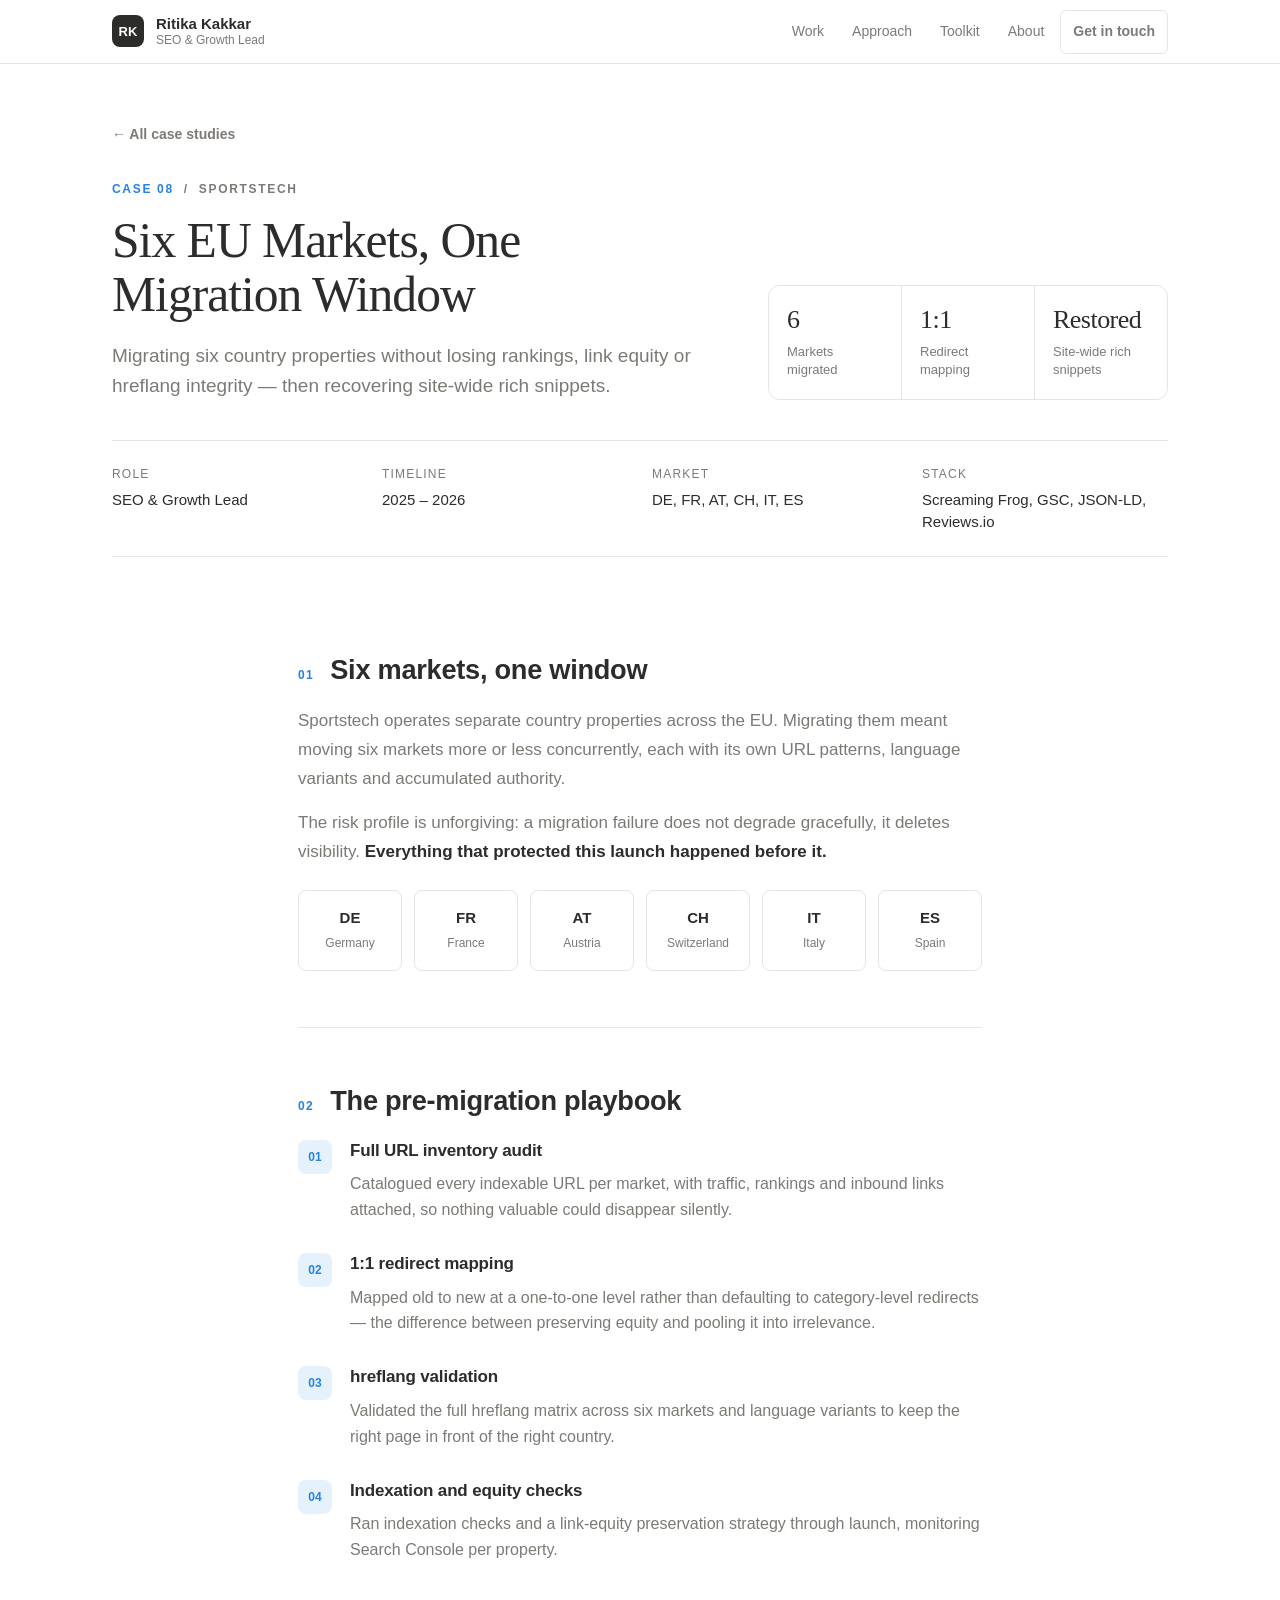
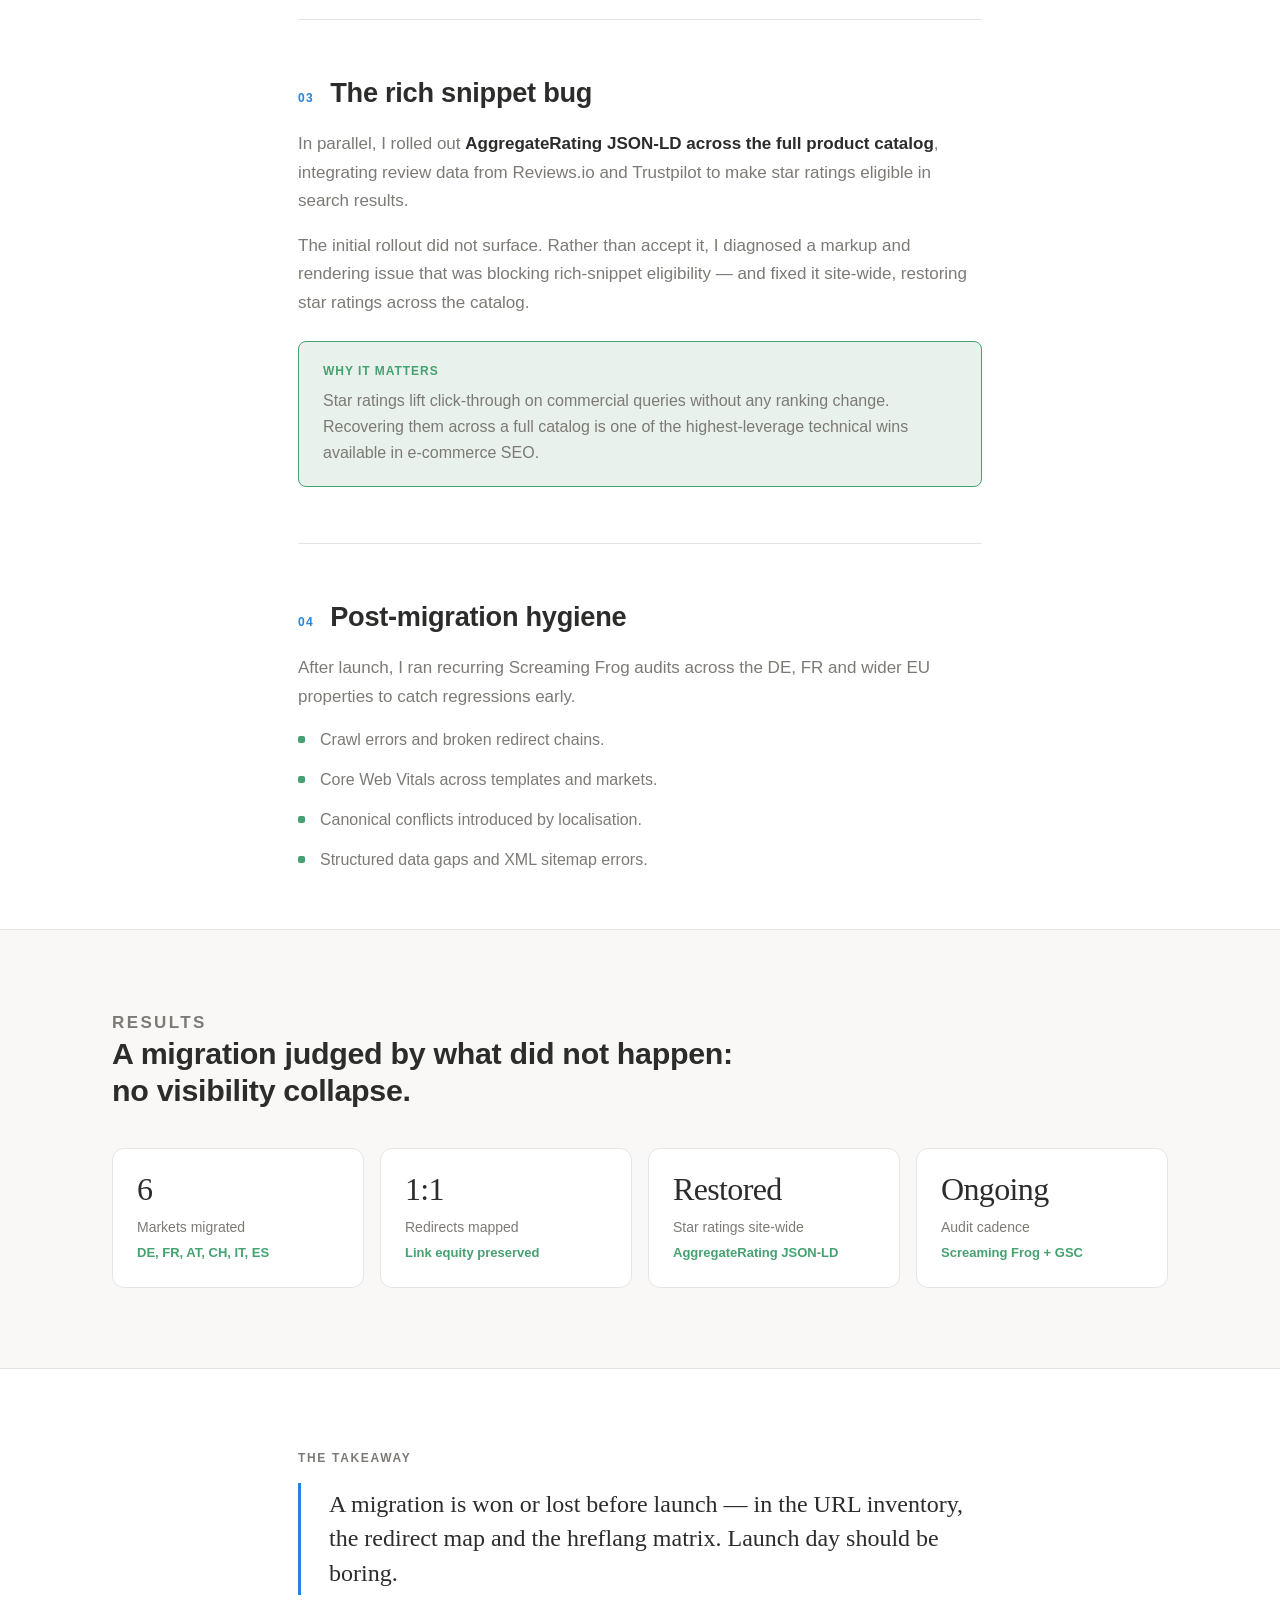
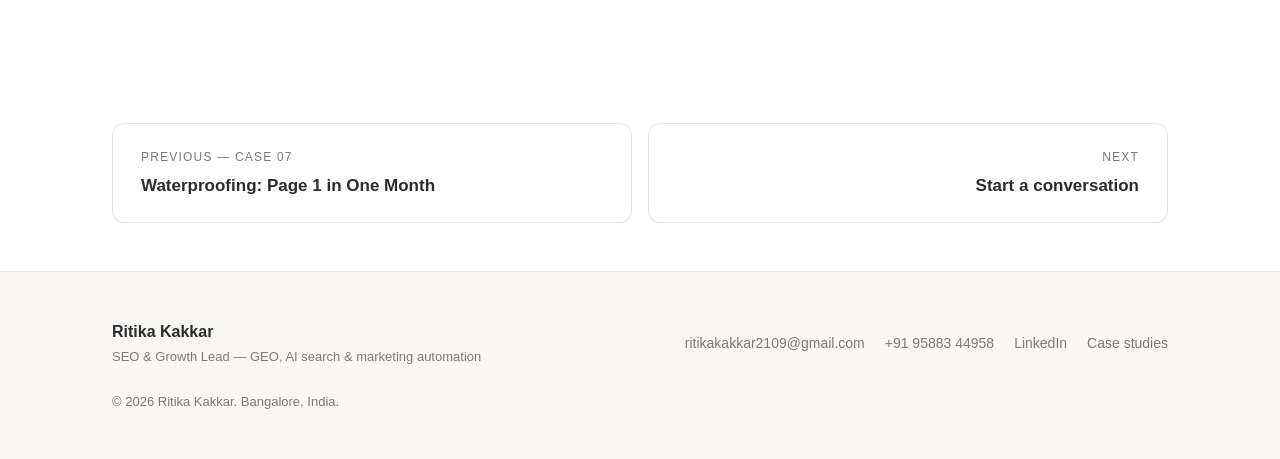
<file: case-08-sportstech-eu-market-migration.html>
<!doctype html>
<html lang="en">
<head>
<meta charset="utf-8">
<meta name="viewport" content="width=device-width, initial-scale=1">
<title>Six EU Markets, One Migration Window | Ritika Kakkar</title>
<meta name="description" content="Migrating six country properties without losing rankings, link equity or hreflang integrity — then recovering site-wide rich snippets.">
<meta name="author" content="Ritika Kakkar">
<meta property="og:title" content="Six EU Markets, One Migration Window | Ritika Kakkar">
<meta property="og:description" content="Migrating six country properties without losing rankings, link equity or hreflang integrity — then recovering site-wide rich snippets.">
<meta property="og:type" content="website">
<meta name="twitter:card" content="summary_large_image">
<link rel="icon" href="data:image/svg+xml,%3Csvg xmlns='http://www.w3.org/2000/svg' viewBox='0 0 32 32'%3E%3Crect width='32' height='32' rx='8' fill='%232C2C2B'/%3E%3Ctext x='16' y='21' font-family='Georgia,serif' font-size='13' fill='%23ffffff' text-anchor='middle'%3ERK%3C/text%3E%3C/svg%3E">
<link rel="stylesheet" href="assets/style.css">
<script type="application/ld+json">
{
  "@context": "https://schema.org",
  "@type": "Article",
  "headline": "Six EU Markets, One Migration Window - Sportstech",
  "description": "Migrating six country properties without losing rankings, link equity or hreflang integrity — then recovering site-wide rich snippets.",
  "author": {
    "@type": "Person",
    "name": "Ritika Kakkar"
  },
  "about": "Sportstech",
  "keywords": [
    "Site migration",
    "International SEO",
    "hreflang",
    "Structured data"
  ]
}
</script>
</head>
<body>
<header class="site-header">
  <div class="wrap">
    <a class="brand" href="index.html">
      <span class="mark" aria-hidden="true">RK</span>
      <span class="brand-name">Ritika Kakkar<small>SEO &amp; Growth Lead</small></span>
    </a>
    <button class="nav-toggle" type="button" aria-expanded="false" aria-controls="site-nav" aria-label="Toggle navigation">
      <svg width="18" height="14" viewBox="0 0 18 14" aria-hidden="true"><path d="M0 1h18M0 7h18M0 13h18" stroke="currentColor" stroke-width="1.6"/></svg>
    </button>
    <nav class="nav" id="site-nav" aria-label="Primary">
      <a href="index.html#work">Work</a>
      <a href="index.html#approach">Approach</a>
      <a href="index.html#toolkit">Toolkit</a>
      <a href="index.html#about">About</a>
      <a class="btn btn-sm" href="mailto:ritikakakkar2109@gmail.com">Get in touch</a>
    </nav>
  </div>
</header>
<main>
  <section class="case-hero">
    <div class="wrap">
      <a class="back-link" href="index.html#work">&#8592; All case studies</a>
      <div class="case-hero-grid mt-24">
        <div>
          <p class="eyebrow"><span class="num">Case 08</span> &nbsp;/&nbsp; Sportstech</p>
          <h1 class="case-title">Six EU Markets, One Migration Window</h1>
          <p class="case-kicker">Migrating six country properties without losing rankings, link equity or hreflang integrity &mdash; then recovering site-wide rich snippets.</p>
        </div>
        <div class="headline-metrics"><div><b>6</b><span>Markets migrated</span></div><div><b>1:1</b><span>Redirect mapping</span></div><div><b>Restored</b><span>Site-wide rich snippets</span></div></div>
      </div>
      <dl class="meta-bar mt-40"><div><dt>Role</dt><dd>SEO &amp; Growth Lead</dd></div><div><dt>Timeline</dt><dd>2025 &ndash; 2026</dd></div><div><dt>Market</dt><dd>DE, FR, AT, CH, IT, ES</dd></div><div><dt>Stack</dt><dd>Screaming Frog, GSC, JSON-LD, Reviews.io</dd></div></dl>
    </div>
  </section>

  <div class="wrap narrow"><section class="chapter reveal"><div class="chapter-head"><span class="n">01</span><h2>Six markets, one window</h2></div><p>Sportstech operates separate country properties across the EU. Migrating them meant moving six markets more or less concurrently, each with its own URL patterns, language variants and accumulated authority.</p><p>The risk profile is unforgiving: a migration failure does not degrade gracefully, it deletes visibility. <strong>Everything that protected this launch happened before it.</strong></p><div class="market-grid mt-24"><div class="market"><b>DE</b><span>Germany</span></div><div class="market"><b>FR</b><span>France</span></div><div class="market"><b>AT</b><span>Austria</span></div><div class="market"><b>CH</b><span>Switzerland</span></div><div class="market"><b>IT</b><span>Italy</span></div><div class="market"><b>ES</b><span>Spain</span></div></div></section><section class="chapter reveal"><div class="chapter-head"><span class="n">02</span><h2>The pre-migration playbook</h2></div><ol class="steps-num"><li><h3>Full URL inventory audit</h3><p>Catalogued every indexable URL per market, with traffic, rankings and inbound links attached, so nothing valuable could disappear silently.</p></li><li><h3>1:1 redirect mapping</h3><p>Mapped old to new at a one-to-one level rather than defaulting to category-level redirects &mdash; the difference between preserving equity and pooling it into irrelevance.</p></li><li><h3>hreflang validation</h3><p>Validated the full hreflang matrix across six markets and language variants to keep the right page in front of the right country.</p></li><li><h3>Indexation and equity checks</h3><p>Ran indexation checks and a link-equity preservation strategy through launch, monitoring Search Console per property.</p></li></ol></section><section class="chapter reveal"><div class="chapter-head"><span class="n">03</span><h2>The rich snippet bug</h2></div><p>In parallel, I rolled out <strong>AggregateRating JSON-LD across the full product catalog</strong>, integrating review data from Reviews.io and Trustpilot to make star ratings eligible in search results.</p><p>The initial rollout did not surface. Rather than accept it, I diagnosed a markup and rendering issue that was blocking rich-snippet eligibility &mdash; and fixed it site-wide, restoring star ratings across the catalog.</p><div class="callout good"><b>Why it matters</b><p>Star ratings lift click-through on commercial queries without any ranking change. Recovering them across a full catalog is one of the highest-leverage technical wins available in e-commerce SEO.</p></div></section><section class="chapter reveal"><div class="chapter-head"><span class="n">04</span><h2>Post-migration hygiene</h2></div><p>After launch, I ran recurring Screaming Frog audits across the DE, FR and wider EU properties to catch regressions early.</p><ul class="list checks"><li>Crawl errors and broken redirect chains.</li><li>Core Web Vitals across templates and markets.</li><li>Canonical conflicts introduced by localisation.</li><li>Structured data gaps and XML sitemap errors.</li></ul></section></div>

  <section class="band section">
    <div class="wrap">
      <div class="section-head">
        <p class="eyebrow">Results</p>
        <h2 class="section-title">A migration judged by what did not happen: no visibility collapse.</h2>
      </div>
      <div class="metric-grid"><div class="metric"><b>6</b><span>Markets migrated</span><small>DE, FR, AT, CH, IT, ES</small></div><div class="metric"><b>1:1</b><span>Redirects mapped</span><small>Link equity preserved</small></div><div class="metric"><b>Restored</b><span>Star ratings site-wide</span><small>AggregateRating JSON-LD</small></div><div class="metric"><b>Ongoing</b><span>Audit cadence</span><small>Screaming Frog + GSC</small></div></div>
      
    </div>
  </section>

  <section class="section">
    <div class="wrap narrow">
      <p class="eyebrow">The takeaway</p>
      <blockquote class="quote"><p>A migration is won or lost before launch &mdash; in the URL inventory, the redirect map and the hreflang matrix. Launch day should be boring.</p></blockquote>
    </div>
  </section>

  <section class="section-sm">
    <div class="wrap">
      <div class="case-nav"><a href="case-07-sunanda-global-waterproofing.html"><span>Previous &mdash; case 07</span><b>Waterproofing: Page 1 in One Month</b></a><a class="next" href="index.html#contact"><span>Next</span><b>Start a conversation</b></a></div>
    </div>
  </section>
</main>
<footer class="site-footer">
  <div class="wrap footer-grid">
    <div>
      <b>Ritika Kakkar</b>
      <div><small>SEO &amp; Growth Lead &mdash; GEO, AI search &amp; marketing automation</small></div>
    </div>
    <div class="footer-links">
      <a href="mailto:ritikakakkar2109@gmail.com">ritikakakkar2109@gmail.com</a>
      <a href="tel:+919588344958">+91 95883 44958</a>
      <a href="https://www.linkedin.com/in/ritikakakkar09/" target="_blank" rel="noopener">LinkedIn</a>
      <a href="index.html#work">Case studies</a>
    </div>
    <small>&copy; <span data-year="">2026</span> Ritika Kakkar. Bangalore, India.</small>
  </div>
</footer>
<script src="assets/main.js"></script>
</body>
</html>
</file>
<file: assets/style.css>
:root {
  --text: #2C2C2B;
  --text-2: #7D7A75;
  --canvas: #FFFFFF;
  --soft: #F9F8F7;
  --surface-2: #F0EFED;
  --border: #E6E5E3;
  --blue: #2783DE;
  --blue-soft: #E5F2FC;
  --green: #46A171;
  --green-soft: #E8F1EC;
  --orange: #D5803B;
  --orange-soft: #FBEBDE;
  --red: #E56458;
  --red-soft: #FCE9E7;
  --sans: -apple-system, BlinkMacSystemFont, "Segoe UI", Helvetica, Arial, sans-serif;
  --serif: Georgia, "Times New Roman", serif;
  --radius: 8px;
  --radius-lg: 12px;
  --shadow: 0 1px 2px rgba(0,0,0,.05), 0 4px 12px rgba(0,0,0,.04);
  --header-h: 64px;
}

@media (prefers-color-scheme: dark) {
  :root {
    --text: #FFFFFF;
    --text-2: rgba(255,255,255,.65);
    --canvas: #191919;
    --soft: #202020;
    --surface-2: #383836;
    --border: rgba(255,255,255,.20);
    --blue: #5E9FE8;
    --blue-soft: rgba(94,159,232,.14);
    --green: #72BC8F;
    --green-soft: rgba(114,188,143,.14);
    --orange: #DE9255;
    --orange-soft: rgba(222,146,85,.14);
    --red: #E97366;
    --red-soft: rgba(233,115,102,.14);
    --shadow: 0 1px 2px rgba(0,0,0,.4), 0 4px 12px rgba(0,0,0,.3);
  }
}

* { box-sizing: border-box; }

html { scroll-behavior: smooth; }
@media (prefers-reduced-motion: reduce) { html { scroll-behavior: auto; } }

body {
  margin: 0;
  font-family: var(--sans);
  font-size: 16px;
  line-height: 1.5;
  color: var(--text);
  background: var(--canvas);
  -webkit-font-smoothing: antialiased;
}

img, svg { max-width: 100%; }
svg { display: block; }
a { color: inherit; }

:where(a, button, summary, [tabindex]):focus-visible {
  outline: 2px solid var(--blue);
  outline-offset: 3px;
  border-radius: 4px;
}

/* ---------- layout ---------- */
.wrap { width: 100%; max-width: 1120px; margin: 0 auto; padding: 0 32px; }
.narrow { max-width: 748px; }
.section { padding: 80px 0; }
.section-sm { padding: 48px 0; }
.band { background: var(--soft); border-top: 1px solid var(--border); border-bottom: 1px solid var(--border); }

.eyebrow {
  font-size: 12px;
  letter-spacing: .14em;
  text-transform: uppercase;
  color: var(--text-2);
  font-weight: 600;
  margin: 0 0 16px;
}
.eyebrow .num { color: var(--blue); }

h1, h2, h3, h4 { margin: 0; font-weight: 700; letter-spacing: -.01em; }
.display {
  font-family: var(--serif);
  font-weight: 400;
  font-size: clamp(2.25rem, 5.2vw, 3.9rem);
  line-height: 1.06;
  letter-spacing: -.02em;
}
.display em { font-style: italic; color: var(--blue); }
h2.section-title {
  font-size: clamp(1.5rem, 2.6vw, 1.9rem);
  line-height: 1.2;
  margin-bottom: 12px;
}
.section-head { max-width: 640px; margin-bottom: 40px; }
.section-head p { color: var(--text-2); margin: 0; font-size: 17px; }
.lede { font-size: 19px; line-height: 1.55; color: var(--text-2); margin: 24px 0 0; max-width: 620px; }

/* ---------- header ---------- */
.site-header {
  position: sticky; top: 0; z-index: 50;
  height: var(--header-h);
  display: flex; align-items: center;
  background: var(--canvas);
  border-bottom: 1px solid var(--border);
}
.site-header .wrap { display: flex; align-items: center; justify-content: space-between; gap: 24px; }
.brand { display: inline-flex; align-items: center; gap: 12px; text-decoration: none; font-weight: 600; }
.mark {
  width: 32px; height: 32px; border-radius: 8px;
  background: var(--text); color: var(--canvas);
  display: grid; place-items: center;
  font-size: 13px; font-weight: 700;
}
.brand small { display: block; font-size: 12px; font-weight: 500; color: var(--text-2); letter-spacing: 0; }
.brand-name { font-size: 15px; line-height: 1.2; }
.nav { display: flex; align-items: center; gap: 4px; }
.nav a {
  display: inline-flex; align-items: center;
  min-height: 44px; padding: 0 12px;
  font-size: 14px; color: var(--text-2); text-decoration: none; border-radius: 6px;
}
.nav a:hover { color: var(--text); background: var(--surface-2); }
.nav-toggle { display: none; }

.btn {
  display: inline-flex; align-items: center; justify-content: center; gap: 8px;
  min-height: 44px; padding: 0 20px;
  border-radius: var(--radius); border: 1px solid var(--border);
  background: var(--canvas); color: var(--text);
  font: inherit; font-size: 15px; font-weight: 600; text-decoration: none;
  cursor: pointer;
}
.btn:hover { background: var(--surface-2); }
.btn-primary { background: var(--text); color: var(--canvas); border-color: var(--text); }
.btn-primary:hover { opacity: .88; background: var(--text); }
.btn-sm { min-height: 40px; padding: 0 14px; font-size: 14px; }

/* ---------- hero ---------- */
.hero { padding: 88px 0 64px; }
.hero-grid { display: grid; grid-template-columns: 1.15fr .85fr; gap: 64px; align-items: center; }
.hero-actions { display: flex; flex-wrap: wrap; gap: 12px; margin-top: 32px; }
.hero-note { margin: 24px 0 0; font-size: 14px; color: var(--text-2); }

.panel {
  border: 1px solid var(--border); border-radius: var(--radius-lg);
  background: var(--canvas); box-shadow: var(--shadow);
  overflow: hidden;
}
.panel-head {
  display: flex; align-items: center; justify-content: space-between; gap: 16px;
  padding: 14px 20px; border-bottom: 1px solid var(--border); background: var(--soft);
  font-size: 12px; letter-spacing: .08em; text-transform: uppercase; color: var(--text-2); font-weight: 600;
}
.panel-body { padding: 20px; }

/* ---------- stat strip ---------- */
.stat-strip { display: grid; grid-template-columns: repeat(5, 1fr); }
.stat { padding: 32px 24px; border-left: 1px solid var(--border); }
.stat:first-child { border-left: 0; padding-left: 0; }
.stat b { display: block; font-family: var(--serif); font-size: 30px; font-weight: 400; letter-spacing: -.02em; line-height: 1.1; }
.stat span { display: block; margin-top: 8px; font-size: 13px; color: var(--text-2); }

/* ---------- case index ---------- */
.cases { display: grid; grid-template-columns: 1fr 1fr; gap: 16px; }
.case-card {
  display: flex; flex-direction: column;
  padding: 28px;
  border: 1px solid var(--border); border-radius: var(--radius-lg);
  background: var(--canvas); text-decoration: none;
  transition: transform .18s ease, border-color .18s ease, box-shadow .18s ease;
}
.case-card:hover { transform: translateY(-2px); border-color: var(--blue); box-shadow: var(--shadow); }
.case-card .row { display: flex; align-items: baseline; justify-content: space-between; gap: 16px; }
.case-num { font-size: 12px; font-weight: 700; letter-spacing: .12em; color: var(--blue); }
.case-brand { font-size: 12px; letter-spacing: .1em; text-transform: uppercase; color: var(--text-2); font-weight: 600; }
.case-card h3 { margin: 16px 0 0; font-size: 21px; line-height: 1.28; }
.case-card p { margin: 12px 0 0; color: var(--text-2); font-size: 15px; line-height: 1.6; }
.case-metric { margin-top: 20px; font-family: var(--serif); font-size: 34px; line-height: 1; letter-spacing: -.02em; }
.case-metric small { display: block; margin-top: 10px; font-family: var(--sans); font-size: 13px; line-height: 1.45; letter-spacing: 0; color: var(--text-2); }
.case-foot { margin-top: auto; padding-top: 24px; display: flex; align-items: center; justify-content: space-between; gap: 16px; flex-wrap: wrap; }
.tags { display: flex; flex-wrap: wrap; gap: 6px; }
.tag {
  font-size: 12px; padding: 4px 10px; border-radius: 999px;
  border: 1px solid var(--border); background: var(--soft); color: var(--text-2); white-space: nowrap;
}
.arrow { font-size: 14px; font-weight: 600; color: var(--blue); white-space: nowrap; }
.case-card.featured { grid-column: span 2; }
.featured-grid { display: grid; grid-template-columns: 1fr 1fr; gap: 48px; align-items: center; width: 100%; }
.featured .case-metric { font-size: 46px; }
.featured h3 { font-size: 27px; }
.featured-grid > div:first-child { display: flex; flex-direction: column; height: 100%; }

/* ---------- steps ---------- */
.steps { display: grid; grid-template-columns: repeat(4, 1fr); gap: 16px; }
.step { padding: 24px; background: var(--canvas); border: 1px solid var(--border); border-radius: var(--radius-lg); }
.step b { display: block; font-size: 12px; letter-spacing: .12em; color: var(--blue); margin-bottom: 12px; }
.step h3 { font-size: 17px; margin-bottom: 8px; }
.step p { margin: 0; font-size: 14px; line-height: 1.6; color: var(--text-2); }

/* ---------- toolkit ---------- */
.toolkit { display: grid; grid-template-columns: repeat(3, 1fr); gap: 32px 40px; }
.toolkit h3 { font-size: 13px; letter-spacing: .1em; text-transform: uppercase; color: var(--text-2); margin-bottom: 12px; }
.toolkit ul { margin: 0; padding: 0; list-style: none; font-size: 15px; }
.toolkit li { padding: 8px 0; border-bottom: 1px solid var(--border); }
.toolkit li:last-child { border-bottom: 0; }

/* ---------- about + contact ---------- */
.about-grid { display: grid; grid-template-columns: 1.1fr .9fr; gap: 64px; align-items: start; }
.about-grid p { font-size: 17px; line-height: 1.65; color: var(--text-2); margin: 0 0 16px; }
.about-grid p strong { color: var(--text); font-weight: 600; }
.facts { border-top: 1px solid var(--border); margin: 0; }
.facts div { display: flex; justify-content: space-between; gap: 24px; padding: 14px 0; border-bottom: 1px solid var(--border); font-size: 15px; }
.facts dt { color: var(--text-2); }
.facts dd { margin: 0; text-align: right; font-weight: 500; }
.contact-grid { display: grid; grid-template-columns: repeat(3, 1fr); gap: 16px; }
.contact-card { padding: 24px; border: 1px solid var(--border); border-radius: var(--radius-lg); text-decoration: none; background: var(--canvas); }
.contact-card span { display: block; font-size: 12px; letter-spacing: .1em; text-transform: uppercase; color: var(--text-2); margin-bottom: 8px; }
.contact-card b { font-size: 16px; word-break: break-word; }
.contact-card:hover { border-color: var(--blue); }

/* ---------- case study page ---------- */
.case-hero { padding: 48px 0 40px; }
.case-hero-grid { display: grid; grid-template-columns: 1.2fr .8fr; gap: 56px; align-items: end; }
.case-title { font-family: var(--serif); font-weight: 400; font-size: clamp(2rem, 4.4vw, 3.1rem); line-height: 1.08; letter-spacing: -.02em; }
.case-kicker { margin: 20px 0 0; font-size: 19px; line-height: 1.55; color: var(--text-2); }
.back-link { display: inline-flex; align-items: center; gap: 8px; min-height: 44px; font-size: 14px; color: var(--text-2); text-decoration: none; font-weight: 600; }
.back-link:hover { color: var(--text); }

.headline-metrics { display: grid; grid-template-columns: repeat(3, 1fr); gap: 1px; background: var(--border); border: 1px solid var(--border); border-radius: var(--radius-lg); overflow: hidden; }
.headline-metrics > div { background: var(--canvas); padding: 20px 18px; }
.headline-metrics b { display: block; font-family: var(--serif); font-size: 26px; font-weight: 400; letter-spacing: -.02em; line-height: 1.1; }
.headline-metrics span { display: block; margin-top: 8px; font-size: 13px; line-height: 1.4; color: var(--text-2); }

.meta-bar { display: grid; grid-template-columns: repeat(4, 1fr); gap: 24px; padding: 24px 0; margin: 0; border-top: 1px solid var(--border); border-bottom: 1px solid var(--border); }
.meta-bar dt { font-size: 12px; letter-spacing: .1em; text-transform: uppercase; color: var(--text-2); margin-bottom: 6px; }
.meta-bar dd { margin: 0; font-size: 15px; font-weight: 500; line-height: 1.45; }

.chapter { padding: 56px 0; border-bottom: 1px solid var(--border); }
.chapter:last-of-type { border-bottom: 0; }
.chapter-head { display: flex; gap: 16px; align-items: baseline; margin-bottom: 20px; }
.chapter-head .n { font-size: 12px; font-weight: 700; letter-spacing: .12em; color: var(--blue); }
.chapter h2 { font-size: clamp(1.35rem, 2.4vw, 1.7rem); line-height: 1.25; }
.chapter p { font-size: 17px; line-height: 1.68; color: var(--text-2); margin: 0 0 16px; }
.chapter p strong { color: var(--text); font-weight: 600; }
.chapter p:last-child { margin-bottom: 0; }

.list { margin: 0; padding: 0; list-style: none; }
.list li { position: relative; padding: 0 0 0 22px; margin-bottom: 14px; font-size: 16px; line-height: 1.62; color: var(--text-2); }
.list li:last-child { margin-bottom: 0; }
.list li::before { content: ""; position: absolute; left: 0; top: 9px; width: 7px; height: 7px; border-radius: 2px; background: var(--blue); }
.list li strong { color: var(--text); font-weight: 600; }
.list.checks li::before { background: var(--green); }
.list.risks li::before { background: var(--orange); }

.steps-num { counter-reset: s; margin: 0; padding: 0; list-style: none; }
.steps-num > li { counter-increment: s; position: relative; padding: 0 0 0 52px; margin-bottom: 28px; }
.steps-num > li:last-child { margin-bottom: 0; }
.steps-num > li::before {
  content: counter(s, decimal-leading-zero);
  position: absolute; left: 0; top: 2px;
  width: 34px; height: 34px; border-radius: 8px;
  background: var(--blue-soft); color: var(--blue);
  display: grid; place-items: center;
  font-size: 12px; font-weight: 700;
}
.steps-num h3 { font-size: 17px; margin: 6px 0 8px; }
.steps-num p { font-size: 16px; line-height: 1.62; margin: 0; color: var(--text-2); }

.callout { padding: 20px 24px; border-radius: var(--radius); background: var(--soft); border: 1px solid var(--border); margin: 24px 0 0; }
.callout b { display: block; font-size: 12px; letter-spacing: .08em; text-transform: uppercase; margin-bottom: 8px; }
.callout p { font-size: 16px; line-height: 1.62; margin: 0; }
.callout.warn { background: var(--orange-soft); border-color: var(--orange); }
.callout.warn b { color: var(--orange); }
.callout.good { background: var(--green-soft); border-color: var(--green); }
.callout.good b { color: var(--green); }

.quote { margin: 0; padding: 4px 0 4px 28px; border-left: 3px solid var(--blue); }
.quote p { font-family: var(--serif); font-size: clamp(1.15rem, 2.2vw, 1.5rem); line-height: 1.45; color: var(--text); margin: 0; }

.metric-grid { display: grid; grid-template-columns: repeat(auto-fit, minmax(200px, 1fr)); gap: 16px; }
.metric { padding: 24px; border: 1px solid var(--border); border-radius: var(--radius-lg); background: var(--canvas); }
.metric b { display: block; font-family: var(--serif); font-size: 32px; font-weight: 400; line-height: 1.05; letter-spacing: -.02em; }
.metric span { display: block; margin-top: 10px; font-size: 14px; line-height: 1.45; color: var(--text-2); }
.metric small { display: block; margin-top: 6px; font-size: 13px; color: var(--green); font-weight: 600; }

.figure { margin: 32px 0 0; padding: 28px; border: 1px solid var(--border); border-radius: var(--radius-lg); background: var(--canvas); }
.figure figcaption { margin-top: 20px; font-size: 13px; line-height: 1.55; color: var(--text-2); }
.figure-title { font-size: 12px; letter-spacing: .1em; text-transform: uppercase; color: var(--text-2); font-weight: 600; margin-bottom: 24px; }

.table-scroll { overflow-x: auto; }
table.data { width: 100%; border-collapse: collapse; font-size: 15px; min-width: 460px; }
table.data th, table.data td { text-align: left; padding: 12px 16px 12px 0; border-bottom: 1px solid var(--border); }
table.data th { font-size: 12px; letter-spacing: .08em; text-transform: uppercase; color: var(--text-2); font-weight: 600; }
table.data td.pos { font-weight: 700; }
table.data tbody tr:last-child td { border-bottom: 0; }
.pill { display: inline-block; padding: 3px 10px; border-radius: 999px; font-size: 13px; font-weight: 600; background: var(--green-soft); color: var(--green); }

.market-grid { display: grid; grid-template-columns: repeat(6, 1fr); gap: 12px; }
.market { padding: 16px 12px; text-align: center; border: 1px solid var(--border); border-radius: var(--radius); background: var(--canvas); }
.market b { display: block; font-size: 15px; }
.market span { font-size: 12px; color: var(--text-2); }

.case-nav { display: grid; grid-template-columns: 1fr 1fr; gap: 16px; }
.case-nav a { padding: 24px 28px; border: 1px solid var(--border); border-radius: var(--radius-lg); text-decoration: none; background: var(--canvas); }
.case-nav a:hover { border-color: var(--blue); }
.case-nav span { display: block; font-size: 12px; letter-spacing: .1em; text-transform: uppercase; color: var(--text-2); margin-bottom: 8px; }
.case-nav b { font-size: 17px; line-height: 1.35; }
.case-nav .next { text-align: right; }

/* ---------- footer ---------- */
.site-footer { border-top: 1px solid var(--border); padding: 48px 0; background: var(--soft); }
.footer-grid { display: flex; flex-wrap: wrap; gap: 24px 40px; justify-content: space-between; align-items: center; }
.footer-links { display: flex; flex-wrap: wrap; gap: 20px; font-size: 14px; }
.footer-links a { color: var(--text-2); text-decoration: none; }
.footer-links a:hover { color: var(--text); }
.site-footer small { color: var(--text-2); font-size: 13px; }

/* ---------- reveal ---------- */
.reveal { opacity: 0; transform: translateY(12px); transition: opacity .5s ease, transform .5s ease; }
.reveal.is-in { opacity: 1; transform: none; }
@media (prefers-reduced-motion: reduce) {
  .reveal, .case-card, .btn { transition: none !important; }
  .reveal { opacity: 1; transform: none; }
}

/* ---------- utilities ---------- */
.grid-3 { display: grid; grid-template-columns: repeat(3, 1fr); gap: 16px; }
.grid-2 { display: grid; grid-template-columns: repeat(2, 1fr); gap: 16px; }
.mt-24 { margin-top: 24px; }
.mt-32 { margin-top: 32px; }
.mt-40 { margin-top: 40px; }
.figure svg { width: 100%; height: auto; }
.rings { display: flex; flex-wrap: wrap; gap: 40px; align-items: center; }
.svg-ring { width: 168px; flex: 0 0 168px; height: auto; }
.ring-copy { flex: 1 1 260px; }
.ring-copy p { margin: 0; font-size: 16px; line-height: 1.62; color: var(--text-2); }
.bar-row { padding: 14px 0; border-bottom: 1px solid var(--border); }
.bar-row:last-child { border-bottom: 0; padding-bottom: 0; }
.bar-top { display: flex; align-items: baseline; justify-content: space-between; gap: 16px; margin-bottom: 8px; }
.bar-top b { font-size: 14px; font-weight: 600; }
.bar-top span { font-size: 13px; color: var(--text-2); }
.bar-track { height: 8px; border-radius: 999px; background: var(--surface-2); overflow: hidden; }
.bar-fill { height: 100%; border-radius: 999px; background: var(--blue); }
.bar-fill.warn { background: var(--orange); }
.panel-foot { padding: 14px 20px; border-top: 1px solid var(--border); background: var(--soft); font-size: 13px; color: var(--text-2); }

/* ---------- responsive ---------- */
@media (max-width: 1000px) {
  .hero-grid, .case-hero-grid, .about-grid { grid-template-columns: 1fr; gap: 40px; }
  .case-hero-grid { align-items: start; }
  .steps, .toolkit, .contact-grid { grid-template-columns: repeat(2, 1fr); }
  .stat-strip { grid-template-columns: repeat(3, 1fr); }
  .stat { padding: 24px 20px; border-left: 1px solid var(--border); }
  .stat:nth-child(1), .stat:nth-child(4) { padding-left: 0; border-left: 0; }
  .market-grid { grid-template-columns: repeat(3, 1fr); }
  .featured-grid { gap: 32px; }
}

@media (max-width: 760px) {
  .wrap { padding: 0 20px; }
  .section { padding: 56px 0; }
  .hero { padding: 48px 0 40px; }
  .nav {
    position: absolute; top: var(--header-h); left: 0; right: 0;
    flex-direction: column; align-items: stretch; gap: 0;
    padding: 8px 20px 16px;
    background: var(--canvas); border-bottom: 1px solid var(--border);
    display: none;
  }
  .nav.is-open { display: flex; }
  .nav a { padding: 0 8px; }
  .nav .btn { margin-top: 8px; }
  .nav-toggle {
    display: inline-flex; align-items: center; justify-content: center;
    width: 44px; height: 44px; padding: 0;
    background: none; border: 1px solid var(--border); border-radius: var(--radius);
    color: var(--text); cursor: pointer;
  }
  .cases, .case-nav, .steps, .toolkit, .contact-grid, .featured-grid, .grid-3, .grid-2 { grid-template-columns: 1fr; }
  .case-card.featured { grid-column: span 1; }
  .stat-strip { grid-template-columns: repeat(2, 1fr); }
  .stat { padding: 20px 16px; }
  .stat:nth-child(odd) { padding-left: 0; border-left: 0; }
  .stat:nth-child(4) { border-left: 1px solid var(--border); padding-left: 16px; }
  .headline-metrics, .meta-bar { grid-template-columns: 1fr 1fr; }
  .market-grid { grid-template-columns: repeat(2, 1fr); }
  .case-nav .next { text-align: left; }
  .figure { padding: 20px; }
  .chapter { padding: 40px 0; }
  .rings { gap: 24px; }
}
</file>
